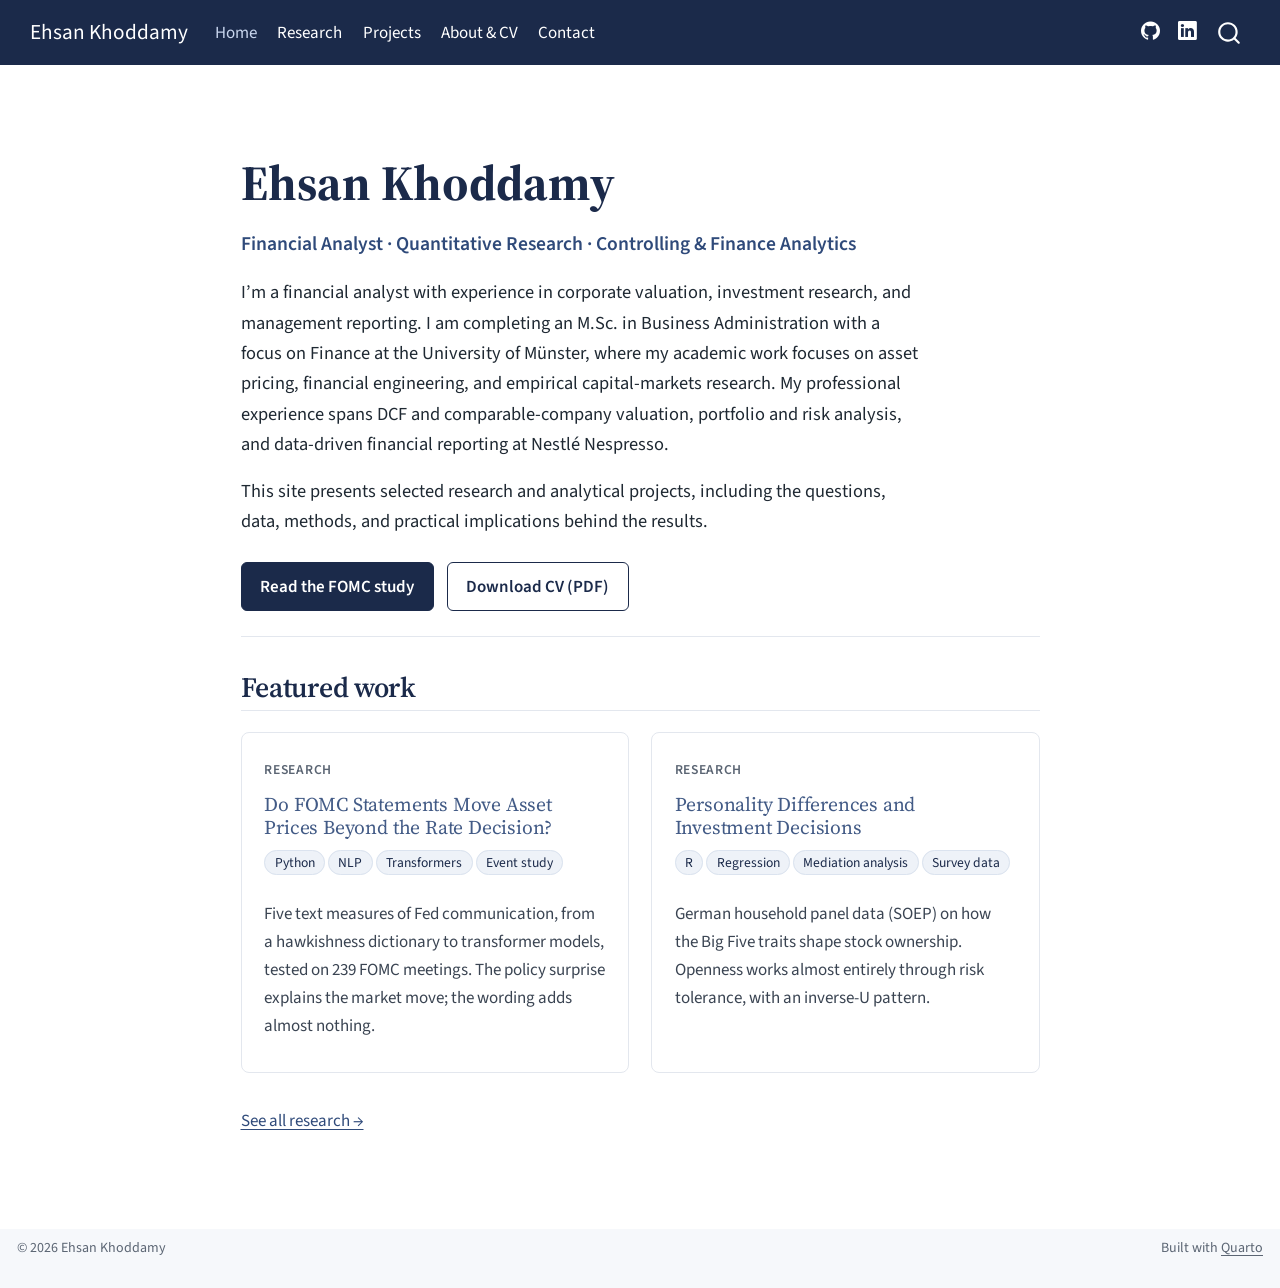
<file: docs/index.html>
<!DOCTYPE html>
<html xmlns="http://www.w3.org/1999/xhtml" lang="en" xml:lang="en"><head>

<meta charset="utf-8">
<meta name="generator" content="quarto-1.11.9">

<meta name="viewport" content="width=device-width, initial-scale=1.0, user-scalable=yes">


<title>Ehsan Khoddamy | Finance · Research · Analytics – Ehsan Khoddamy</title>
<style>
/* Default styles provided by pandoc.
** See https://pandoc.org/MANUAL.html#variables-for-html for config info.
*/
span.smallcaps{font-variant: small-caps;}
div.columns{display: flex; gap: 1.5em;}
div.column{flex: auto;}
@media screen {
div.columns{gap: min(4vw, 1.5em);}
div.column{overflow-x: auto;}
}
div.hanging-indent{margin-left: 1.5em; text-indent: -1.5em;}
ul.task-list{list-style: none;}
ul.task-list li input[type="checkbox"] {
  width: 0.8em;
  margin: 0 0.8em 0.2em -1em; /* quarto-specific, see https://github.com/quarto-dev/quarto-cli/issues/4556 */ 
  vertical-align: middle;
}
</style>


<script src="site_libs/quarto-nav/quarto-nav.js"></script>
<script src="site_libs/quarto-nav/headroom.min.js"></script>
<script src="site_libs/clipboard/clipboard.min.js"></script>
<script src="site_libs/quarto-search/autocomplete.umd.js"></script>
<script src="site_libs/quarto-search/fuse.min.js"></script>
<script src="site_libs/quarto-search/quarto-search.js"></script>
<meta name="quarto:offset" content="./">
<script src="site_libs/quarto-html/quarto.js" type="module"></script>
<script src="site_libs/quarto-html/tabsets/tabsets.js" type="module"></script>
<script src="site_libs/quarto-html/scrollable-regions/scrollable-regions.js" type="module"></script>
<script src="site_libs/quarto-html/popper.min.js"></script>
<script src="site_libs/quarto-html/tippy.umd.min.js"></script>
<script src="site_libs/quarto-html/anchor.min.js"></script>
<link href="site_libs/quarto-html/tippy.css" rel="stylesheet">
<link href="site_libs/quarto-html/quarto-syntax-highlighting-63b5708e65d6cd79cd7618c58d0c21e7.css" rel="stylesheet" id="quarto-text-highlighting-styles">
<script src="site_libs/bootstrap/bootstrap.min.js"></script>
<link href="site_libs/bootstrap/bootstrap-icons.css" rel="stylesheet">
<link href="site_libs/bootstrap/bootstrap-67b22fb8e5537d7b55037d0655672bf4.min.css" rel="stylesheet" append-hash="true" id="quarto-bootstrap" data-mode="light">
<script id="quarto-search-options" type="application/json">{
  "location": "navbar",
  "copy-button": false,
  "collapse-after": 3,
  "panel-placement": "end",
  "type": "overlay",
  "limit": 50,
  "keyboard-shortcut": [
    "f",
    "/",
    "s"
  ],
  "show-item-context": false,
  "language": {
    "search-no-results-text": "No results",
    "search-matching-documents-text": "matching documents",
    "search-copy-link-title": "Copy link to search",
    "search-hide-matches-text": "Hide additional matches",
    "search-more-match-text": "more match in this document",
    "search-more-matches-text": "more matches in this document",
    "search-clear-button-title": "Clear",
    "search-text-placeholder": "",
    "search-detached-cancel-button-title": "Cancel",
    "search-submit-button-title": "Submit",
    "search-label": "Search"
  }
}</script>


<link rel="stylesheet" href="styles.css">
<meta property="og:title" content="Ehsan Khoddamy | Finance · Research · Analytics">
<meta property="og:description" content="Finance · Research · Analytics — empirical finance research, quantitative modelling and finance analytics.">
<meta property="og:site_name" content="Ehsan Khoddamy">
</head>

<body class="nav-fixed fullcontent quarto-light"><a id="quarto-skip-link" class="visually-hidden-focusable" href="#quarto-document-content">Skip to main content</a>

<div id="quarto-search-results"></div>
  <header id="quarto-header" class="headroom fixed-top">
    <nav class="navbar navbar-expand-lg " data-bs-theme="dark" aria-label="Site">
      <div class="navbar-container container-fluid">
      <div class="navbar-brand-container mx-auto">
    <a class="navbar-brand" href="./index.html">
    <span class="navbar-title">Ehsan Khoddamy</span>
    </a>
  </div>
          <button class="navbar-toggler" type="button" data-bs-toggle="collapse" data-bs-target="#navbarCollapse" aria-controls="navbarCollapse" aria-expanded="false" aria-label="Toggle navigation" onclick="if (window.quartoToggleHeadroom) { window.quartoToggleHeadroom(); }">
  <span class="navbar-toggler-icon"></span>
</button>
          <div class="collapse navbar-collapse" id="navbarCollapse">
            <ul class="navbar-nav navbar-nav-scroll me-auto">
  <li class="nav-item">
    <a class="nav-link active" href="./index.html" aria-current="page"> 
<span class="menu-text">Home</span></a>
  </li>  
  <li class="nav-item">
    <a class="nav-link" href="./research.html"> 
<span class="menu-text">Research</span></a>
  </li>  
  <li class="nav-item">
    <a class="nav-link" href="./projects.html"> 
<span class="menu-text">Projects</span></a>
  </li>  
  <li class="nav-item">
    <a class="nav-link" href="./about.html"> 
<span class="menu-text">About &amp; CV</span></a>
  </li>  
  <li class="nav-item">
    <a class="nav-link" href="./contact.html"> 
<span class="menu-text">Contact</span></a>
  </li>  
</ul>
            <ul class="navbar-nav navbar-nav-scroll ms-auto">
  <li class="nav-item compact">
    <a class="nav-link" href="https://github.com/ehsankhoddamy"> <i class="bi bi-github" role="img" aria-label="GitHub">
</i> 
<span class="menu-text"></span></a>
  </li>  
  <li class="nav-item compact">
    <a class="nav-link" href="https://www.linkedin.com/in/ehsan-khoddamy"> <i class="bi bi-linkedin" role="img" aria-label="LinkedIn">
</i> 
<span class="menu-text"></span></a>
  </li>  
</ul>
          </div> <!-- /navcollapse -->
            <div class="quarto-navbar-tools">
</div>
            <div id="quarto-search" class="" title="Search"></div>
      </div> <!-- /container-fluid -->
    </nav>
</header>
<!-- content -->
<div id="quarto-content" class="quarto-container page-columns page-rows-contents page-layout-article page-navbar">
<!-- sidebar -->
<!-- margin-sidebar -->
    
<!-- main -->
<main class="content" id="quarto-document-content" tabindex="-1"><header id="title-block-header" class="quarto-title-block"></header>




<div class="hero">
<p><span class="name">Ehsan Khoddamy</span></p>
<p><span class="headline">Financial Analyst · Quantitative Research · Controlling &amp; Finance Analytics</span></p>
<div class="intro">
<p>I’m a financial analyst with experience in corporate valuation, investment research, and management reporting. I am completing an M.Sc. in Business Administration with a focus on Finance at the University of Münster, where my academic work focuses on asset pricing, financial engineering, and empirical capital-markets research. My professional experience spans DCF and comparable-company valuation, portfolio and risk analysis, and data-driven financial reporting at Nestlé Nespresso.</p>
<p>This site presents selected research and analytical projects, including the questions, data, methods, and practical implications behind the results.</p>
</div>
<div class="actions">
<p><a href="./research/fomc-study.html" class="btn-navy">Read the FOMC study</a> <a href="assets/cv.pdf" class="btn-outline-navy">Download CV (PDF)</a></p>
</div>
</div>
<section id="featured-work" class="level2">
<h2 class="anchored" data-anchor-id="featured-work">Featured work</h2>
<div class="card-grid">
<div class="work-card">
<p><span class="status">Research</span></p>
<section id="do-fomc-statements-move-asset-prices-beyond-the-rate-decision" class="level3">
<h3 class="anchored" data-anchor-id="do-fomc-statements-move-asset-prices-beyond-the-rate-decision"><a href="./research/fomc-study.html">Do FOMC Statements Move Asset Prices Beyond the Rate Decision?</a></h3>
<div class="tags">
<p><span class="tag">Python</span> <span class="tag">NLP</span> <span class="tag">Transformers</span> <span class="tag">Event study</span></p>
</div>
<p>Five text measures of Fed communication, from a hawkishness dictionary to transformer models, tested on 239 FOMC meetings. The policy surprise explains the market move; the wording adds almost nothing.</p>
</section>
</div>
<div class="work-card">
<p><span class="status">Research</span></p>
<section id="personality-differences-and-investment-decisions" class="level3">
<h3 class="anchored" data-anchor-id="personality-differences-and-investment-decisions"><a href="./research/personality-investment.html">Personality Differences and Investment Decisions</a></h3>
<div class="tags">
<p><span class="tag">R</span> <span class="tag">Regression</span> <span class="tag">Mediation analysis</span> <span class="tag">Survey data</span></p>
</div>
<p>German household panel data (SOEP) on how the Big Five traits shape stock ownership. Openness works almost entirely through risk tolerance, with an inverse-U pattern.</p>
</section>
</div>
</div>
<p><a href="./research.html">See all research →</a></p>


</section>

<a onclick="window.scrollTo(0, 0); return false;" role="button" id="quarto-back-to-top"><i class="bi bi-arrow-up"></i> Back to top</a></main> <!-- /main -->
<script id="quarto-html-after-body" type="application/javascript">
  window.document.addEventListener("DOMContentLoaded", function (event) {
    const icon = "";
    const anchorJS = new window.AnchorJS();
    anchorJS.options = {
      placement: 'right',
      icon: icon
    };
    anchorJS.add('.anchored');
    const isCodeAnnotation = (el) => {
      for (const clz of el.classList) {
        if (clz.startsWith('code-annotation-')) {                     
          return true;
        }
      }
      return false;
    }
    const onCopySuccess = function(e) {
      // button target
      const button = e.trigger;
      // don't keep focus
      button.blur();
      // flash "checked"
      button.classList.add('code-copy-button-checked');
      var currentTitle = button.getAttribute("title");
      button.setAttribute("title", "Copied!");
      let tooltip;
      if (window.bootstrap) {
        button.setAttribute("data-bs-toggle", "tooltip");
        button.setAttribute("data-bs-placement", "left");
        button.setAttribute("data-bs-title", "Copied!");
        tooltip = new bootstrap.Tooltip(button, 
          { trigger: "manual", 
            customClass: "code-copy-button-tooltip",
            offset: [0, -8]});
        tooltip.show();    
      }
      setTimeout(function() {
        if (tooltip) {
          tooltip.hide();
          button.removeAttribute("data-bs-title");
          button.removeAttribute("data-bs-toggle");
          button.removeAttribute("data-bs-placement");
        }
        button.setAttribute("title", currentTitle);
        button.classList.remove('code-copy-button-checked');
      }, 1000);
      // clear code selection
      e.clearSelection();
    }
    const getTextToCopy = function(trigger) {
      const outerScaffold = trigger.parentElement.cloneNode(true);
      const codeEl = outerScaffold.querySelector('code');
      for (const childEl of codeEl.children) {
        if (isCodeAnnotation(childEl)) {
          childEl.remove();
        }
      }
      return codeEl.innerText;
    }
    const clipboard = new window.ClipboardJS('.code-copy-button:not([data-in-quarto-modal])', {
      text: getTextToCopy
    });
    clipboard.on('success', onCopySuccess);
    if (window.document.getElementById('quarto-embedded-source-code-modal')) {
      const clipboardModal = new window.ClipboardJS('.code-copy-button[data-in-quarto-modal]', {
        text: getTextToCopy,
        container: window.document.getElementById('quarto-embedded-source-code-modal')
      });
      clipboardModal.on('success', onCopySuccess);
    }
      var localhostRegex = new RegExp(/^(?:http|https):\/\/localhost\:?[0-9]*\//);
      var mailtoRegex = new RegExp(/^mailto:/);
        var filterRegex = new RegExp("https:\/\/ehsankhoddamy\.github\.io");
      const newWindowLabel = "(opens in a new tab)";
      const newWindowNoteId = "quarto-ext-newwindow-label";
      // Links reference one hidden label through aria-describedby, so the
      // announcement never changes their accessible name.
      var describeNewWindow = (link) => {
        if (!window.document.getElementById(newWindowNoteId)) {
          var newWindowNote = window.document.createElement("span");
          newWindowNote.id = newWindowNoteId;
          newWindowNote.hidden = true;
          newWindowNote.textContent = newWindowLabel;
          window.document.body.appendChild(newWindowNote);
        }
        var describedBy = (link.getAttribute("aria-describedby") || "").split(/\s+/).filter(Boolean);
        if (!describedBy.includes(newWindowNoteId)) {
          describedBy.push(newWindowNoteId);
          link.setAttribute("aria-describedby", describedBy.join(" "));
        }
      }
      var isInternal = (href) => {
          return filterRegex.test(href) || localhostRegex.test(href) || mailtoRegex.test(href);
      }
      // Inspect non-navigation links and adorn them if external
      window.quartoDecorateExternalLinks = function (root) {
     var links = (root || window.document).querySelectorAll('a[href]:not(.nav-link):not(.navbar-brand):not(.toc-action):not(.sidebar-link):not(.sidebar-item-toggle):not(.pagination-link):not(.no-external):not([aria-hidden]):not(.dropdown-item):not(.quarto-navigation-tool):not(.about-link)');
      for (var i=0; i<links.length; i++) {
        const link = links[i];
        if (!isInternal(link.href)) {
          // undo the damage that might have been done by quarto-nav.js in the case of
          // links that we want to consider external
          if (link.dataset.originalHref !== undefined) {
            link.href = link.dataset.originalHref;
          }
            // target, if specified
            link.setAttribute("target", "_blank");
            if (link.getAttribute("rel") === null) {
              link.setAttribute("rel", "noopener");
            }
            describeNewWindow(link);
          if (!link.classList.contains('no-external-icon')) {
          }
        }
      }
      };
      window.quartoDecorateExternalLinks(window.document);
    // Esc closes the popup (WCAG 1.4.13) and focus leaving both trigger and
    // popup closes it (WCAG 2.4.11); tippy handles neither for interactive popups.
    const hideOnEscAndFocusOut = {
      name: 'hideOnEscAndFocusOut',
      defaultValue: true,
      fn(instance) {
        const dismiss = () => {
          // A show scheduled by the trigger delay would otherwise reopen it
          instance.clearDelayTimeouts();
          instance.hide();
        };
        const onKeyDown = (event) => {
          if (event.key !== 'Escape') {
            return;
          }
          // Keep Esc from also reaching page handlers (e.g. reveal.js overview),
          // except an open reveal.js slide menu, which Esc should close too.
          // The menu handles keys only when its keyboard option is on.
          const menuHandlesEsc = window.Reveal?.getPlugin?.('menu')?.isOpen() &&
            window.Reveal.getConfig().menu?.keyboard !== false;
          if (!menuHandlesEsc) {
            event.stopPropagation();
          }
          if (instance.popper.contains(window.document.activeElement)) {
            // Disabled while refocusing so the focus trigger does not reopen it
            instance.disable();
            instance.reference.focus();
            instance.enable();
          }
          dismiss();
        };
        const onFocusOut = (event) => {
          const target = event.relatedTarget;
          if (target && !instance.reference.contains(target) &&
              !instance.popper.contains(target)) {
            dismiss();
          }
        };
        // On the trigger too: a click trigger (code-annotations: select) has no
        // blur handling. Attached for the instance's lifetime so leaving the
        // trigger also cancels a show still pending on the trigger delay.
        instance.reference.addEventListener('focusout', onFocusOut);
        return {
          onShow() {
            window.document.addEventListener('keydown', onKeyDown, true);
            instance.popper.addEventListener('focusout', onFocusOut);
          },
          onHide() {
            window.document.removeEventListener('keydown', onKeyDown, true);
            instance.popper.removeEventListener('focusout', onFocusOut);
          },
          onDestroy() {
            instance.reference.removeEventListener('focusout', onFocusOut);
          },
        };
      },
    };
    function tippyHover(el, contentFn, onTriggerFn, onUntriggerFn) {
      const config = {
        allowHTML: true,
        maxWidth: 500,
        delay: 100,
        arrow: false,
        appendTo: function(el) {
            return el.parentElement;
        },
        interactive: true,
        interactiveBorder: 10,
        theme: 'quarto',
        placement: 'bottom-start',
        plugins: [hideOnEscAndFocusOut],
      };
      if (contentFn) {
        config.content = contentFn;
      }
      if (onTriggerFn) {
        config.onTrigger = onTriggerFn;
      }
      if (onUntriggerFn) {
        config.onUntrigger = onUntriggerFn;
      }
      window.tippy(el, config); 
    }
    const noterefs = window.document.querySelectorAll('a[role="doc-noteref"]');
    for (var i=0; i<noterefs.length; i++) {
      const ref = noterefs[i];
      tippyHover(ref, function() {
        // use id or data attribute instead here
        let href = ref.getAttribute('data-footnote-href') || ref.getAttribute('href');
        try { href = new URL(href).hash; } catch {}
        const id = href.replace(/^#\/?/, "");
        const note = window.document.getElementById(id);
        if (note) {
          return note.innerHTML;
        } else {
          return "";
        }
      });
    }
    const xrefs = window.document.querySelectorAll('a.quarto-xref');
    const processXRef = (id, note) => {
      // Strip column container classes
      const stripColumnClz = (el) => {
        el.classList.remove("page-full", "page-columns");
        if (el.children) {
          for (const child of el.children) {
            stripColumnClz(child);
          }
        }
      }
      stripColumnClz(note)
      if (id === null || id.startsWith('sec-')) {
        // Special case sections, only their first couple elements
        const container = document.createElement("div");
        if (note.children && note.children.length > 2) {
          container.appendChild(note.children[0].cloneNode(true));
          for (let i = 1; i < note.children.length; i++) {
            const child = note.children[i];
            if (child.tagName === "P" && child.innerText === "") {
              continue;
            } else {
              container.appendChild(child.cloneNode(true));
              break;
            }
          }
          if (window.Quarto?.typesetMath) {
            window.Quarto.typesetMath(container);
          }
          return container.innerHTML
        } else {
          if (window.Quarto?.typesetMath) {
            window.Quarto.typesetMath(note);
          }
          return note.innerHTML;
        }
      } else {
        // Remove any anchor links if they are present
        const anchorLink = note.querySelector('a.anchorjs-link');
        if (anchorLink) {
          anchorLink.remove();
        }
        if (window.Quarto?.typesetMath) {
          window.Quarto.typesetMath(note);
        }
        if (note.classList.contains("callout")) {
          return note.outerHTML;
        } else {
          return note.innerHTML;
        }
      }
    }
    for (var i=0; i<xrefs.length; i++) {
      const xref = xrefs[i];
      tippyHover(xref, undefined, function(instance) {
        instance.disable();
        let url = xref.getAttribute('href');
        let hash = undefined; 
        if (url.startsWith('#')) {
          hash = url;
        } else {
          try { hash = new URL(url).hash; } catch {}
        }
        if (hash) {
          const id = hash.replace(/^#\/?/, "");
          const note = window.document.getElementById(id);
          if (note !== null) {
            try {
              const html = processXRef(id, note.cloneNode(true));
              instance.setContent(html);
            } finally {
              instance.enable();
              instance.show();
            }
          } else {
            // See if we can fetch this
            fetch(url.split('#')[0])
            .then(res => res.text())
            .then(html => {
              const parser = new DOMParser();
              const htmlDoc = parser.parseFromString(html, "text/html");
              const note = htmlDoc.getElementById(id);
              if (note !== null) {
                const html = processXRef(id, note);
                instance.setContent(html);
              } 
            }).finally(() => {
              instance.enable();
              instance.show();
            });
          }
        } else {
          // See if we can fetch a full url (with no hash to target)
          // This is a special case and we should probably do some content thinning / targeting
          fetch(url)
          .then(res => res.text())
          .then(html => {
            const parser = new DOMParser();
            const htmlDoc = parser.parseFromString(html, "text/html");
            const note = htmlDoc.querySelector('main.content');
            if (note !== null) {
              // This should only happen for chapter cross references
              // (since there is no id in the URL)
              // remove the first header
              if (note.children.length > 0 && note.children[0].tagName === "HEADER") {
                note.children[0].remove();
              }
              const html = processXRef(null, note);
              instance.setContent(html);
            } 
          }).finally(() => {
            instance.enable();
            instance.show();
          });
        }
      }, function(instance) {
      });
    }
        let selectedAnnoteEl;
        const selectorForAnnotation = ( cell, annotation) => {
          let cellAttr = 'data-code-cell="' + cell + '"';
          let lineAttr = 'data-code-annotation="' +  annotation + '"';
          const selector = 'span[' + cellAttr + '][' + lineAttr + ']';
          return selector;
        }
        const selectCodeLines = (annoteEl) => {
          const doc = window.document;
          const targetCell = annoteEl.getAttribute("data-target-cell");
          const targetAnnotation = annoteEl.getAttribute("data-target-annotation");
          const annoteSpan = window.document.querySelector(selectorForAnnotation(targetCell, targetAnnotation));
          const lines = annoteSpan.getAttribute("data-code-lines").split(",");
          const lineIds = lines.map((line) => {
            return targetCell + "-" + line;
          })
          // Each band is positioned against its own containing block, which is
          // not the offsetParent of the lines, so place it from client rects.
          const placeBand = (band, firstEl, lastEl, codeBlock) => {
            const container = band.offsetParent;
            if (container === null) {
              return;
            }
            const containerRect = container.getBoundingClientRect();
            // Reveal.js scales slides with a transform, so convert client
            // pixels back to the CSS pixels of the container.
            const scale = containerRect.height / container.offsetHeight || 1;
            const firstRect = firstEl.getBoundingClientRect();
            const lastRect = lastEl.getBoundingClientRect();
            const top = (firstRect.top - containerRect.top) / scale - container.clientTop + container.scrollTop;
            const height = (lastRect.bottom - firstRect.top) / scale;
            band.style.top = top - 2 + "px";
            band.style.height = height + 4 + "px";
            if (codeBlock) {
              // Without the copy button wrapper, the containing block is wider
              // than the code block, so span the code block explicitly.
              const blockRect = codeBlock.getBoundingClientRect();
              band.style.left = (blockRect.left - containerRect.left) / scale - container.clientLeft + container.scrollLeft + "px";
              band.style.width = blockRect.width / scale + "px";
            }
          };
          if (lineIds.length > 0) {
            const el = window.document.getElementById(lineIds[0]);
            const lastEl = window.document.getElementById(lineIds[lineIds.length - 1]);
            const parent = el.parentElement.parentElement;
            // cook up a div (if necessary) and position it
            let div = window.document.getElementById("code-annotation-line-highlight");
            if (div === null) {
              div = window.document.createElement("div");
              div.setAttribute("id", "code-annotation-line-highlight");
              div.style.position = 'absolute';
              parent.appendChild(div);
            }
            placeBand(div, el, lastEl, parent.closest("div.sourceCode") || parent);
            let gutterDiv = window.document.getElementById("code-annotation-line-highlight-gutter");
            if (gutterDiv === null) {
              gutterDiv = window.document.createElement("div");
              gutterDiv.setAttribute("id", "code-annotation-line-highlight-gutter");
              gutterDiv.style.position = 'absolute';
              const codeCell = window.document.getElementById(targetCell);
              const gutter = codeCell.querySelector('.code-annotation-gutter');
              gutter.appendChild(gutterDiv);
            }
            placeBand(gutterDiv, el, lastEl);
            selectedAnnoteEl = annoteEl;
          }
        };
        const unselectCodeLines = () => {
          const elementsIds = ["code-annotation-line-highlight", "code-annotation-line-highlight-gutter"];
          elementsIds.forEach((elId) => {
            const div = window.document.getElementById(elId);
            if (div) {
              div.remove();
            }
          });
          selectedAnnoteEl = undefined;
        };
          // Handle positioning of the toggle
      window.addEventListener(
        "resize",
        throttle(() => {
          elRect = undefined;
          if (selectedAnnoteEl) {
            selectCodeLines(selectedAnnoteEl);
          }
        }, 10)
      );
      function throttle(fn, ms) {
      let throttle = false;
      let timer;
        return (...args) => {
          if(!throttle) { // first call gets through
              fn.apply(this, args);
              throttle = true;
          } else { // all the others get throttled
              if(timer) clearTimeout(timer); // cancel #2
              timer = setTimeout(() => {
                fn.apply(this, args);
                timer = throttle = false;
              }, ms);
          }
        };
      }
        // Attach click handler to the DT
        const annoteDls = window.document.querySelectorAll('dt[data-target-cell]');
        for (const annoteDlNode of annoteDls) {
          annoteDlNode.addEventListener('click', (event) => {
            const clickedEl = event.target;
            if (clickedEl !== selectedAnnoteEl) {
              unselectCodeLines();
              const activeEl = window.document.querySelector('dt[data-target-cell].code-annotation-active');
              if (activeEl) {
                activeEl.classList.remove('code-annotation-active');
              }
              selectCodeLines(clickedEl);
              clickedEl.classList.add('code-annotation-active');
            } else {
              // Unselect the line
              unselectCodeLines();
              clickedEl.classList.remove('code-annotation-active');
            }
          });
        }
    const findCites = (el) => {
      const parentEl = el.parentElement;
      if (parentEl) {
        const cites = parentEl.dataset.cites;
        if (cites) {
          return {
            el,
            cites: cites.split(' ')
          };
        } else {
          return findCites(el.parentElement)
        }
      } else {
        return undefined;
      }
    };
    var bibliorefs = window.document.querySelectorAll('a[role="doc-biblioref"]');
    for (var i=0; i<bibliorefs.length; i++) {
      const ref = bibliorefs[i];
      const citeInfo = findCites(ref);
      if (citeInfo) {
        tippyHover(citeInfo.el, function() {
          var popup = window.document.createElement('div');
          citeInfo.cites.forEach(function(cite) {
            var citeDiv = window.document.createElement('div');
            citeDiv.classList.add('hanging-indent');
            citeDiv.classList.add('csl-entry');
            var biblioDiv = window.document.getElementById('ref-' + cite);
            if (biblioDiv) {
              citeDiv.innerHTML = biblioDiv.innerHTML;
            }
            popup.appendChild(citeDiv);
          });
          return popup.innerHTML;
        });
      }
    }
  });
  </script>
  <script type="application/javascript">
  window.quartoScrollableRegionsLabels = {"code":"Scrollable code","output":"Scrollable output"};
  </script>
</div> <!-- /content -->
<footer class="footer">
  <div class="nav-footer">
    <div class="nav-footer-left">
<p>© 2026 Ehsan Khoddamy</p>
</div>   
    <div class="nav-footer-center">
      &nbsp;
    </div>
    <div class="nav-footer-right">
<p>Built with <a href="https://quarto.org">Quarto</a></p>
</div>
  </div>
</footer>




</body></html>
</file>
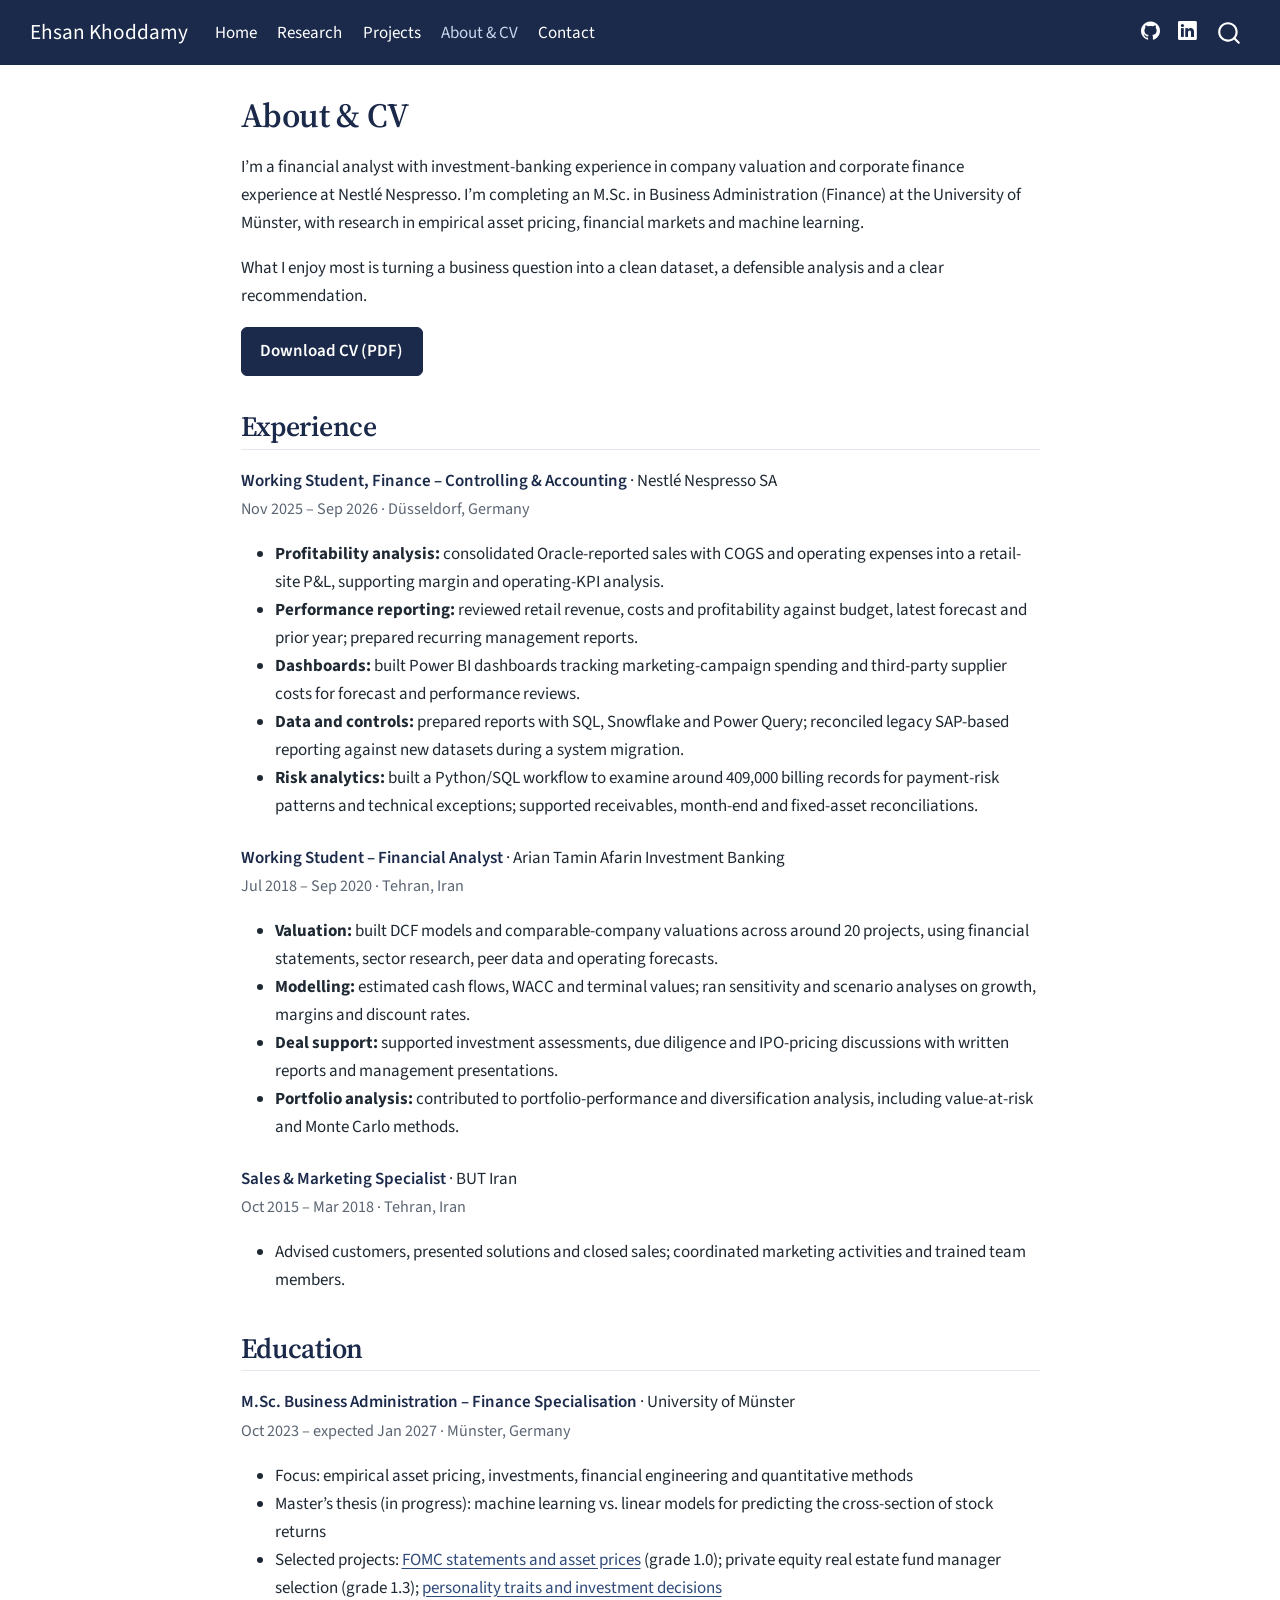
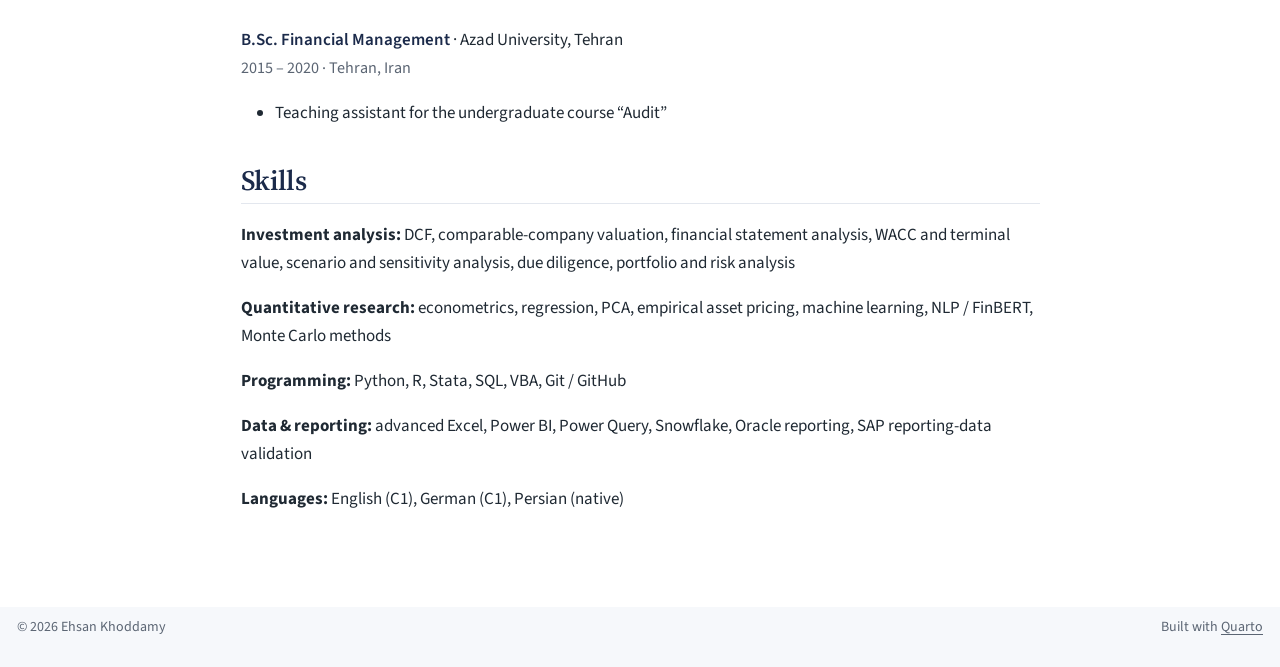
<file: docs/about.html>
<!DOCTYPE html>
<html xmlns="http://www.w3.org/1999/xhtml" lang="en" xml:lang="en"><head>

<meta charset="utf-8">
<meta name="generator" content="quarto-1.11.9">

<meta name="viewport" content="width=device-width, initial-scale=1.0, user-scalable=yes">


<title>About &amp; CV – Ehsan Khoddamy</title>
<style>
/* Default styles provided by pandoc.
** See https://pandoc.org/MANUAL.html#variables-for-html for config info.
*/
span.smallcaps{font-variant: small-caps;}
div.columns{display: flex; gap: 1.5em;}
div.column{flex: auto;}
@media screen {
div.columns{gap: min(4vw, 1.5em);}
div.column{overflow-x: auto;}
}
div.hanging-indent{margin-left: 1.5em; text-indent: -1.5em;}
ul.task-list{list-style: none;}
ul.task-list li input[type="checkbox"] {
  width: 0.8em;
  margin: 0 0.8em 0.2em -1em; /* quarto-specific, see https://github.com/quarto-dev/quarto-cli/issues/4556 */ 
  vertical-align: middle;
}
</style>


<script src="site_libs/quarto-nav/quarto-nav.js"></script>
<script src="site_libs/quarto-nav/headroom.min.js"></script>
<script src="site_libs/clipboard/clipboard.min.js"></script>
<script src="site_libs/quarto-search/autocomplete.umd.js"></script>
<script src="site_libs/quarto-search/fuse.min.js"></script>
<script src="site_libs/quarto-search/quarto-search.js"></script>
<meta name="quarto:offset" content="./">
<script src="site_libs/quarto-html/quarto.js" type="module"></script>
<script src="site_libs/quarto-html/tabsets/tabsets.js" type="module"></script>
<script src="site_libs/quarto-html/scrollable-regions/scrollable-regions.js" type="module"></script>
<script src="site_libs/quarto-html/popper.min.js"></script>
<script src="site_libs/quarto-html/tippy.umd.min.js"></script>
<script src="site_libs/quarto-html/anchor.min.js"></script>
<link href="site_libs/quarto-html/tippy.css" rel="stylesheet">
<link href="site_libs/quarto-html/quarto-syntax-highlighting-63b5708e65d6cd79cd7618c58d0c21e7.css" rel="stylesheet" id="quarto-text-highlighting-styles">
<script src="site_libs/bootstrap/bootstrap.min.js"></script>
<link href="site_libs/bootstrap/bootstrap-icons.css" rel="stylesheet">
<link href="site_libs/bootstrap/bootstrap-67b22fb8e5537d7b55037d0655672bf4.min.css" rel="stylesheet" append-hash="true" id="quarto-bootstrap" data-mode="light">
<script id="quarto-search-options" type="application/json">{
  "location": "navbar",
  "copy-button": false,
  "collapse-after": 3,
  "panel-placement": "end",
  "type": "overlay",
  "limit": 50,
  "keyboard-shortcut": [
    "f",
    "/",
    "s"
  ],
  "show-item-context": false,
  "language": {
    "search-no-results-text": "No results",
    "search-matching-documents-text": "matching documents",
    "search-copy-link-title": "Copy link to search",
    "search-hide-matches-text": "Hide additional matches",
    "search-more-match-text": "more match in this document",
    "search-more-matches-text": "more matches in this document",
    "search-clear-button-title": "Clear",
    "search-text-placeholder": "",
    "search-detached-cancel-button-title": "Cancel",
    "search-submit-button-title": "Submit",
    "search-label": "Search"
  }
}</script>


<link rel="stylesheet" href="styles.css">
<meta property="og:title" content="About &amp; CV – Ehsan Khoddamy">
<meta property="og:description" content="Finance · Research · Analytics — empirical finance research, quantitative modelling and finance analytics.">
<meta property="og:site_name" content="Ehsan Khoddamy">
</head>

<body class="nav-fixed fullcontent quarto-light"><a id="quarto-skip-link" class="visually-hidden-focusable" href="#quarto-document-content">Skip to main content</a>

<div id="quarto-search-results"></div>
  <header id="quarto-header" class="headroom fixed-top">
    <nav class="navbar navbar-expand-lg " data-bs-theme="dark" aria-label="Site">
      <div class="navbar-container container-fluid">
      <div class="navbar-brand-container mx-auto">
    <a class="navbar-brand" href="./index.html">
    <span class="navbar-title">Ehsan Khoddamy</span>
    </a>
  </div>
          <button class="navbar-toggler" type="button" data-bs-toggle="collapse" data-bs-target="#navbarCollapse" aria-controls="navbarCollapse" aria-expanded="false" aria-label="Toggle navigation" onclick="if (window.quartoToggleHeadroom) { window.quartoToggleHeadroom(); }">
  <span class="navbar-toggler-icon"></span>
</button>
          <div class="collapse navbar-collapse" id="navbarCollapse">
            <ul class="navbar-nav navbar-nav-scroll me-auto">
  <li class="nav-item">
    <a class="nav-link" href="./index.html"> 
<span class="menu-text">Home</span></a>
  </li>  
  <li class="nav-item">
    <a class="nav-link" href="./research.html"> 
<span class="menu-text">Research</span></a>
  </li>  
  <li class="nav-item">
    <a class="nav-link" href="./projects.html"> 
<span class="menu-text">Projects</span></a>
  </li>  
  <li class="nav-item">
    <a class="nav-link active" href="./about.html" aria-current="page"> 
<span class="menu-text">About &amp; CV</span></a>
  </li>  
  <li class="nav-item">
    <a class="nav-link" href="./contact.html"> 
<span class="menu-text">Contact</span></a>
  </li>  
</ul>
            <ul class="navbar-nav navbar-nav-scroll ms-auto">
  <li class="nav-item compact">
    <a class="nav-link" href="https://github.com/ehsankhoddamy"> <i class="bi bi-github" role="img" aria-label="GitHub">
</i> 
<span class="menu-text"></span></a>
  </li>  
  <li class="nav-item compact">
    <a class="nav-link" href="https://www.linkedin.com/in/ehsan-khoddamy"> <i class="bi bi-linkedin" role="img" aria-label="LinkedIn">
</i> 
<span class="menu-text"></span></a>
  </li>  
</ul>
          </div> <!-- /navcollapse -->
            <div class="quarto-navbar-tools">
</div>
            <div id="quarto-search" class="" title="Search"></div>
      </div> <!-- /container-fluid -->
    </nav>
</header>
<!-- content -->
<div id="quarto-content" class="quarto-container page-columns page-rows-contents page-layout-article page-navbar">
<!-- sidebar -->
<!-- margin-sidebar -->
    
<!-- main -->
<main class="content" id="quarto-document-content" tabindex="-1">

<header id="title-block-header" class="quarto-title-block default">
<div class="quarto-title">
<h1 class="title">About &amp; CV</h1>
</div>



<div class="quarto-title-meta">

    
  
    
  </div>
  


</header>


<p>I’m a financial analyst with investment-banking experience in company valuation and corporate finance experience at Nestlé Nespresso. I’m completing an M.Sc. in Business Administration (Finance) at the University of Münster, with research in empirical asset pricing, financial markets and machine learning.</p>
<p>What I enjoy most is turning a business question into a clean dataset, a defensible analysis and a clear recommendation.</p>
<p><a href="assets/cv.pdf" class="btn-navy">Download CV (PDF)</a></p>
<section id="experience" class="level2">
<h2 class="anchored" data-anchor-id="experience">Experience</h2>
<div class="cv-entry">
<p><span class="role">Working Student, Finance – Controlling &amp; Accounting</span> · Nestlé Nespresso SA<br>
<span class="meta">Nov 2025 – Sep 2026 · Düsseldorf, Germany</span></p>
<ul>
<li><strong>Profitability analysis:</strong> consolidated Oracle-reported sales with COGS and operating expenses into a retail-site P&amp;L, supporting margin and operating-KPI analysis.</li>
<li><strong>Performance reporting:</strong> reviewed retail revenue, costs and profitability against budget, latest forecast and prior year; prepared recurring management reports.</li>
<li><strong>Dashboards:</strong> built Power BI dashboards tracking marketing-campaign spending and third-party supplier costs for forecast and performance reviews.</li>
<li><strong>Data and controls:</strong> prepared reports with SQL, Snowflake and Power Query; reconciled legacy SAP-based reporting against new datasets during a system migration.</li>
<li><strong>Risk analytics:</strong> built a Python/SQL workflow to examine around 409,000 billing records for payment-risk patterns and technical exceptions; supported receivables, month-end and fixed-asset reconciliations.</li>
</ul>
</div>
<div class="cv-entry">
<p><span class="role">Working Student – Financial Analyst</span> · Arian Tamin Afarin Investment Banking<br>
<span class="meta">Jul 2018 – Sep 2020 · Tehran, Iran</span></p>
<ul>
<li><strong>Valuation:</strong> built DCF models and comparable-company valuations across around 20 projects, using financial statements, sector research, peer data and operating forecasts.</li>
<li><strong>Modelling:</strong> estimated cash flows, WACC and terminal values; ran sensitivity and scenario analyses on growth, margins and discount rates.</li>
<li><strong>Deal support:</strong> supported investment assessments, due diligence and IPO-pricing discussions with written reports and management presentations.</li>
<li><strong>Portfolio analysis:</strong> contributed to portfolio-performance and diversification analysis, including value-at-risk and Monte Carlo methods.</li>
</ul>
</div>
<div class="cv-entry">
<p><span class="role">Sales &amp; Marketing Specialist</span> · BUT Iran<br>
<span class="meta">Oct 2015 – Mar 2018 · Tehran, Iran</span></p>
<ul>
<li>Advised customers, presented solutions and closed sales; coordinated marketing activities and trained team members.</li>
</ul>
</div>
</section>
<section id="education" class="level2">
<h2 class="anchored" data-anchor-id="education">Education</h2>
<div class="cv-entry">
<p><span class="role">M.Sc. Business Administration – Finance Specialisation</span> · University of Münster<br>
<span class="meta">Oct 2023 – expected Jan 2027 · Münster, Germany</span></p>
<ul>
<li>Focus: empirical asset pricing, investments, financial engineering and quantitative methods</li>
<li>Master’s thesis (in progress): machine learning vs.&nbsp;linear models for predicting the cross-section of stock returns</li>
<li>Selected projects: <a href="./research/fomc-study.html">FOMC statements and asset prices</a> (grade 1.0); private equity real estate fund manager selection (grade 1.3); <a href="./research/personality-investment.html">personality traits and investment decisions</a></li>
</ul>
</div>
<div class="cv-entry">
<p><span class="role">B.Sc. Financial Management</span> · Azad University, Tehran<br>
<span class="meta">2015 – 2020 · Tehran, Iran</span></p>
<ul>
<li>Teaching assistant for the undergraduate course “Audit”</li>
</ul>
</div>
</section>
<section id="skills" class="level2">
<h2 class="anchored" data-anchor-id="skills">Skills</h2>
<p><strong>Investment analysis:</strong> DCF, comparable-company valuation, financial statement analysis, WACC and terminal value, scenario and sensitivity analysis, due diligence, portfolio and risk analysis</p>
<p><strong>Quantitative research:</strong> econometrics, regression, PCA, empirical asset pricing, machine learning, NLP / FinBERT, Monte Carlo methods</p>
<p><strong>Programming:</strong> Python, R, Stata, SQL, VBA, Git / GitHub</p>
<p><strong>Data &amp; reporting:</strong> advanced Excel, Power BI, Power Query, Snowflake, Oracle reporting, SAP reporting-data validation</p>
<p><strong>Languages:</strong> English (C1), German (C1), Persian (native)</p>


</section>

<a onclick="window.scrollTo(0, 0); return false;" role="button" id="quarto-back-to-top"><i class="bi bi-arrow-up"></i> Back to top</a></main> <!-- /main -->
<script id="quarto-html-after-body" type="application/javascript">
  window.document.addEventListener("DOMContentLoaded", function (event) {
    const icon = "";
    const anchorJS = new window.AnchorJS();
    anchorJS.options = {
      placement: 'right',
      icon: icon
    };
    anchorJS.add('.anchored');
    const isCodeAnnotation = (el) => {
      for (const clz of el.classList) {
        if (clz.startsWith('code-annotation-')) {                     
          return true;
        }
      }
      return false;
    }
    const onCopySuccess = function(e) {
      // button target
      const button = e.trigger;
      // don't keep focus
      button.blur();
      // flash "checked"
      button.classList.add('code-copy-button-checked');
      var currentTitle = button.getAttribute("title");
      button.setAttribute("title", "Copied!");
      let tooltip;
      if (window.bootstrap) {
        button.setAttribute("data-bs-toggle", "tooltip");
        button.setAttribute("data-bs-placement", "left");
        button.setAttribute("data-bs-title", "Copied!");
        tooltip = new bootstrap.Tooltip(button, 
          { trigger: "manual", 
            customClass: "code-copy-button-tooltip",
            offset: [0, -8]});
        tooltip.show();    
      }
      setTimeout(function() {
        if (tooltip) {
          tooltip.hide();
          button.removeAttribute("data-bs-title");
          button.removeAttribute("data-bs-toggle");
          button.removeAttribute("data-bs-placement");
        }
        button.setAttribute("title", currentTitle);
        button.classList.remove('code-copy-button-checked');
      }, 1000);
      // clear code selection
      e.clearSelection();
    }
    const getTextToCopy = function(trigger) {
      const outerScaffold = trigger.parentElement.cloneNode(true);
      const codeEl = outerScaffold.querySelector('code');
      for (const childEl of codeEl.children) {
        if (isCodeAnnotation(childEl)) {
          childEl.remove();
        }
      }
      return codeEl.innerText;
    }
    const clipboard = new window.ClipboardJS('.code-copy-button:not([data-in-quarto-modal])', {
      text: getTextToCopy
    });
    clipboard.on('success', onCopySuccess);
    if (window.document.getElementById('quarto-embedded-source-code-modal')) {
      const clipboardModal = new window.ClipboardJS('.code-copy-button[data-in-quarto-modal]', {
        text: getTextToCopy,
        container: window.document.getElementById('quarto-embedded-source-code-modal')
      });
      clipboardModal.on('success', onCopySuccess);
    }
      var localhostRegex = new RegExp(/^(?:http|https):\/\/localhost\:?[0-9]*\//);
      var mailtoRegex = new RegExp(/^mailto:/);
        var filterRegex = new RegExp("https:\/\/ehsankhoddamy\.github\.io");
      const newWindowLabel = "(opens in a new tab)";
      const newWindowNoteId = "quarto-ext-newwindow-label";
      // Links reference one hidden label through aria-describedby, so the
      // announcement never changes their accessible name.
      var describeNewWindow = (link) => {
        if (!window.document.getElementById(newWindowNoteId)) {
          var newWindowNote = window.document.createElement("span");
          newWindowNote.id = newWindowNoteId;
          newWindowNote.hidden = true;
          newWindowNote.textContent = newWindowLabel;
          window.document.body.appendChild(newWindowNote);
        }
        var describedBy = (link.getAttribute("aria-describedby") || "").split(/\s+/).filter(Boolean);
        if (!describedBy.includes(newWindowNoteId)) {
          describedBy.push(newWindowNoteId);
          link.setAttribute("aria-describedby", describedBy.join(" "));
        }
      }
      var isInternal = (href) => {
          return filterRegex.test(href) || localhostRegex.test(href) || mailtoRegex.test(href);
      }
      // Inspect non-navigation links and adorn them if external
      window.quartoDecorateExternalLinks = function (root) {
     var links = (root || window.document).querySelectorAll('a[href]:not(.nav-link):not(.navbar-brand):not(.toc-action):not(.sidebar-link):not(.sidebar-item-toggle):not(.pagination-link):not(.no-external):not([aria-hidden]):not(.dropdown-item):not(.quarto-navigation-tool):not(.about-link)');
      for (var i=0; i<links.length; i++) {
        const link = links[i];
        if (!isInternal(link.href)) {
          // undo the damage that might have been done by quarto-nav.js in the case of
          // links that we want to consider external
          if (link.dataset.originalHref !== undefined) {
            link.href = link.dataset.originalHref;
          }
            // target, if specified
            link.setAttribute("target", "_blank");
            if (link.getAttribute("rel") === null) {
              link.setAttribute("rel", "noopener");
            }
            describeNewWindow(link);
          if (!link.classList.contains('no-external-icon')) {
          }
        }
      }
      };
      window.quartoDecorateExternalLinks(window.document);
    // Esc closes the popup (WCAG 1.4.13) and focus leaving both trigger and
    // popup closes it (WCAG 2.4.11); tippy handles neither for interactive popups.
    const hideOnEscAndFocusOut = {
      name: 'hideOnEscAndFocusOut',
      defaultValue: true,
      fn(instance) {
        const dismiss = () => {
          // A show scheduled by the trigger delay would otherwise reopen it
          instance.clearDelayTimeouts();
          instance.hide();
        };
        const onKeyDown = (event) => {
          if (event.key !== 'Escape') {
            return;
          }
          // Keep Esc from also reaching page handlers (e.g. reveal.js overview),
          // except an open reveal.js slide menu, which Esc should close too.
          // The menu handles keys only when its keyboard option is on.
          const menuHandlesEsc = window.Reveal?.getPlugin?.('menu')?.isOpen() &&
            window.Reveal.getConfig().menu?.keyboard !== false;
          if (!menuHandlesEsc) {
            event.stopPropagation();
          }
          if (instance.popper.contains(window.document.activeElement)) {
            // Disabled while refocusing so the focus trigger does not reopen it
            instance.disable();
            instance.reference.focus();
            instance.enable();
          }
          dismiss();
        };
        const onFocusOut = (event) => {
          const target = event.relatedTarget;
          if (target && !instance.reference.contains(target) &&
              !instance.popper.contains(target)) {
            dismiss();
          }
        };
        // On the trigger too: a click trigger (code-annotations: select) has no
        // blur handling. Attached for the instance's lifetime so leaving the
        // trigger also cancels a show still pending on the trigger delay.
        instance.reference.addEventListener('focusout', onFocusOut);
        return {
          onShow() {
            window.document.addEventListener('keydown', onKeyDown, true);
            instance.popper.addEventListener('focusout', onFocusOut);
          },
          onHide() {
            window.document.removeEventListener('keydown', onKeyDown, true);
            instance.popper.removeEventListener('focusout', onFocusOut);
          },
          onDestroy() {
            instance.reference.removeEventListener('focusout', onFocusOut);
          },
        };
      },
    };
    function tippyHover(el, contentFn, onTriggerFn, onUntriggerFn) {
      const config = {
        allowHTML: true,
        maxWidth: 500,
        delay: 100,
        arrow: false,
        appendTo: function(el) {
            return el.parentElement;
        },
        interactive: true,
        interactiveBorder: 10,
        theme: 'quarto',
        placement: 'bottom-start',
        plugins: [hideOnEscAndFocusOut],
      };
      if (contentFn) {
        config.content = contentFn;
      }
      if (onTriggerFn) {
        config.onTrigger = onTriggerFn;
      }
      if (onUntriggerFn) {
        config.onUntrigger = onUntriggerFn;
      }
      window.tippy(el, config); 
    }
    const noterefs = window.document.querySelectorAll('a[role="doc-noteref"]');
    for (var i=0; i<noterefs.length; i++) {
      const ref = noterefs[i];
      tippyHover(ref, function() {
        // use id or data attribute instead here
        let href = ref.getAttribute('data-footnote-href') || ref.getAttribute('href');
        try { href = new URL(href).hash; } catch {}
        const id = href.replace(/^#\/?/, "");
        const note = window.document.getElementById(id);
        if (note) {
          return note.innerHTML;
        } else {
          return "";
        }
      });
    }
    const xrefs = window.document.querySelectorAll('a.quarto-xref');
    const processXRef = (id, note) => {
      // Strip column container classes
      const stripColumnClz = (el) => {
        el.classList.remove("page-full", "page-columns");
        if (el.children) {
          for (const child of el.children) {
            stripColumnClz(child);
          }
        }
      }
      stripColumnClz(note)
      if (id === null || id.startsWith('sec-')) {
        // Special case sections, only their first couple elements
        const container = document.createElement("div");
        if (note.children && note.children.length > 2) {
          container.appendChild(note.children[0].cloneNode(true));
          for (let i = 1; i < note.children.length; i++) {
            const child = note.children[i];
            if (child.tagName === "P" && child.innerText === "") {
              continue;
            } else {
              container.appendChild(child.cloneNode(true));
              break;
            }
          }
          if (window.Quarto?.typesetMath) {
            window.Quarto.typesetMath(container);
          }
          return container.innerHTML
        } else {
          if (window.Quarto?.typesetMath) {
            window.Quarto.typesetMath(note);
          }
          return note.innerHTML;
        }
      } else {
        // Remove any anchor links if they are present
        const anchorLink = note.querySelector('a.anchorjs-link');
        if (anchorLink) {
          anchorLink.remove();
        }
        if (window.Quarto?.typesetMath) {
          window.Quarto.typesetMath(note);
        }
        if (note.classList.contains("callout")) {
          return note.outerHTML;
        } else {
          return note.innerHTML;
        }
      }
    }
    for (var i=0; i<xrefs.length; i++) {
      const xref = xrefs[i];
      tippyHover(xref, undefined, function(instance) {
        instance.disable();
        let url = xref.getAttribute('href');
        let hash = undefined; 
        if (url.startsWith('#')) {
          hash = url;
        } else {
          try { hash = new URL(url).hash; } catch {}
        }
        if (hash) {
          const id = hash.replace(/^#\/?/, "");
          const note = window.document.getElementById(id);
          if (note !== null) {
            try {
              const html = processXRef(id, note.cloneNode(true));
              instance.setContent(html);
            } finally {
              instance.enable();
              instance.show();
            }
          } else {
            // See if we can fetch this
            fetch(url.split('#')[0])
            .then(res => res.text())
            .then(html => {
              const parser = new DOMParser();
              const htmlDoc = parser.parseFromString(html, "text/html");
              const note = htmlDoc.getElementById(id);
              if (note !== null) {
                const html = processXRef(id, note);
                instance.setContent(html);
              } 
            }).finally(() => {
              instance.enable();
              instance.show();
            });
          }
        } else {
          // See if we can fetch a full url (with no hash to target)
          // This is a special case and we should probably do some content thinning / targeting
          fetch(url)
          .then(res => res.text())
          .then(html => {
            const parser = new DOMParser();
            const htmlDoc = parser.parseFromString(html, "text/html");
            const note = htmlDoc.querySelector('main.content');
            if (note !== null) {
              // This should only happen for chapter cross references
              // (since there is no id in the URL)
              // remove the first header
              if (note.children.length > 0 && note.children[0].tagName === "HEADER") {
                note.children[0].remove();
              }
              const html = processXRef(null, note);
              instance.setContent(html);
            } 
          }).finally(() => {
            instance.enable();
            instance.show();
          });
        }
      }, function(instance) {
      });
    }
        let selectedAnnoteEl;
        const selectorForAnnotation = ( cell, annotation) => {
          let cellAttr = 'data-code-cell="' + cell + '"';
          let lineAttr = 'data-code-annotation="' +  annotation + '"';
          const selector = 'span[' + cellAttr + '][' + lineAttr + ']';
          return selector;
        }
        const selectCodeLines = (annoteEl) => {
          const doc = window.document;
          const targetCell = annoteEl.getAttribute("data-target-cell");
          const targetAnnotation = annoteEl.getAttribute("data-target-annotation");
          const annoteSpan = window.document.querySelector(selectorForAnnotation(targetCell, targetAnnotation));
          const lines = annoteSpan.getAttribute("data-code-lines").split(",");
          const lineIds = lines.map((line) => {
            return targetCell + "-" + line;
          })
          // Each band is positioned against its own containing block, which is
          // not the offsetParent of the lines, so place it from client rects.
          const placeBand = (band, firstEl, lastEl, codeBlock) => {
            const container = band.offsetParent;
            if (container === null) {
              return;
            }
            const containerRect = container.getBoundingClientRect();
            // Reveal.js scales slides with a transform, so convert client
            // pixels back to the CSS pixels of the container.
            const scale = containerRect.height / container.offsetHeight || 1;
            const firstRect = firstEl.getBoundingClientRect();
            const lastRect = lastEl.getBoundingClientRect();
            const top = (firstRect.top - containerRect.top) / scale - container.clientTop + container.scrollTop;
            const height = (lastRect.bottom - firstRect.top) / scale;
            band.style.top = top - 2 + "px";
            band.style.height = height + 4 + "px";
            if (codeBlock) {
              // Without the copy button wrapper, the containing block is wider
              // than the code block, so span the code block explicitly.
              const blockRect = codeBlock.getBoundingClientRect();
              band.style.left = (blockRect.left - containerRect.left) / scale - container.clientLeft + container.scrollLeft + "px";
              band.style.width = blockRect.width / scale + "px";
            }
          };
          if (lineIds.length > 0) {
            const el = window.document.getElementById(lineIds[0]);
            const lastEl = window.document.getElementById(lineIds[lineIds.length - 1]);
            const parent = el.parentElement.parentElement;
            // cook up a div (if necessary) and position it
            let div = window.document.getElementById("code-annotation-line-highlight");
            if (div === null) {
              div = window.document.createElement("div");
              div.setAttribute("id", "code-annotation-line-highlight");
              div.style.position = 'absolute';
              parent.appendChild(div);
            }
            placeBand(div, el, lastEl, parent.closest("div.sourceCode") || parent);
            let gutterDiv = window.document.getElementById("code-annotation-line-highlight-gutter");
            if (gutterDiv === null) {
              gutterDiv = window.document.createElement("div");
              gutterDiv.setAttribute("id", "code-annotation-line-highlight-gutter");
              gutterDiv.style.position = 'absolute';
              const codeCell = window.document.getElementById(targetCell);
              const gutter = codeCell.querySelector('.code-annotation-gutter');
              gutter.appendChild(gutterDiv);
            }
            placeBand(gutterDiv, el, lastEl);
            selectedAnnoteEl = annoteEl;
          }
        };
        const unselectCodeLines = () => {
          const elementsIds = ["code-annotation-line-highlight", "code-annotation-line-highlight-gutter"];
          elementsIds.forEach((elId) => {
            const div = window.document.getElementById(elId);
            if (div) {
              div.remove();
            }
          });
          selectedAnnoteEl = undefined;
        };
          // Handle positioning of the toggle
      window.addEventListener(
        "resize",
        throttle(() => {
          elRect = undefined;
          if (selectedAnnoteEl) {
            selectCodeLines(selectedAnnoteEl);
          }
        }, 10)
      );
      function throttle(fn, ms) {
      let throttle = false;
      let timer;
        return (...args) => {
          if(!throttle) { // first call gets through
              fn.apply(this, args);
              throttle = true;
          } else { // all the others get throttled
              if(timer) clearTimeout(timer); // cancel #2
              timer = setTimeout(() => {
                fn.apply(this, args);
                timer = throttle = false;
              }, ms);
          }
        };
      }
        // Attach click handler to the DT
        const annoteDls = window.document.querySelectorAll('dt[data-target-cell]');
        for (const annoteDlNode of annoteDls) {
          annoteDlNode.addEventListener('click', (event) => {
            const clickedEl = event.target;
            if (clickedEl !== selectedAnnoteEl) {
              unselectCodeLines();
              const activeEl = window.document.querySelector('dt[data-target-cell].code-annotation-active');
              if (activeEl) {
                activeEl.classList.remove('code-annotation-active');
              }
              selectCodeLines(clickedEl);
              clickedEl.classList.add('code-annotation-active');
            } else {
              // Unselect the line
              unselectCodeLines();
              clickedEl.classList.remove('code-annotation-active');
            }
          });
        }
    const findCites = (el) => {
      const parentEl = el.parentElement;
      if (parentEl) {
        const cites = parentEl.dataset.cites;
        if (cites) {
          return {
            el,
            cites: cites.split(' ')
          };
        } else {
          return findCites(el.parentElement)
        }
      } else {
        return undefined;
      }
    };
    var bibliorefs = window.document.querySelectorAll('a[role="doc-biblioref"]');
    for (var i=0; i<bibliorefs.length; i++) {
      const ref = bibliorefs[i];
      const citeInfo = findCites(ref);
      if (citeInfo) {
        tippyHover(citeInfo.el, function() {
          var popup = window.document.createElement('div');
          citeInfo.cites.forEach(function(cite) {
            var citeDiv = window.document.createElement('div');
            citeDiv.classList.add('hanging-indent');
            citeDiv.classList.add('csl-entry');
            var biblioDiv = window.document.getElementById('ref-' + cite);
            if (biblioDiv) {
              citeDiv.innerHTML = biblioDiv.innerHTML;
            }
            popup.appendChild(citeDiv);
          });
          return popup.innerHTML;
        });
      }
    }
  });
  </script>
  <script type="application/javascript">
  window.quartoScrollableRegionsLabels = {"code":"Scrollable code","output":"Scrollable output"};
  </script>
</div> <!-- /content -->
<footer class="footer">
  <div class="nav-footer">
    <div class="nav-footer-left">
<p>© 2026 Ehsan Khoddamy</p>
</div>   
    <div class="nav-footer-center">
      &nbsp;
    </div>
    <div class="nav-footer-right">
<p>Built with <a href="https://quarto.org">Quarto</a></p>
</div>
  </div>
</footer>




</body></html>
</file>
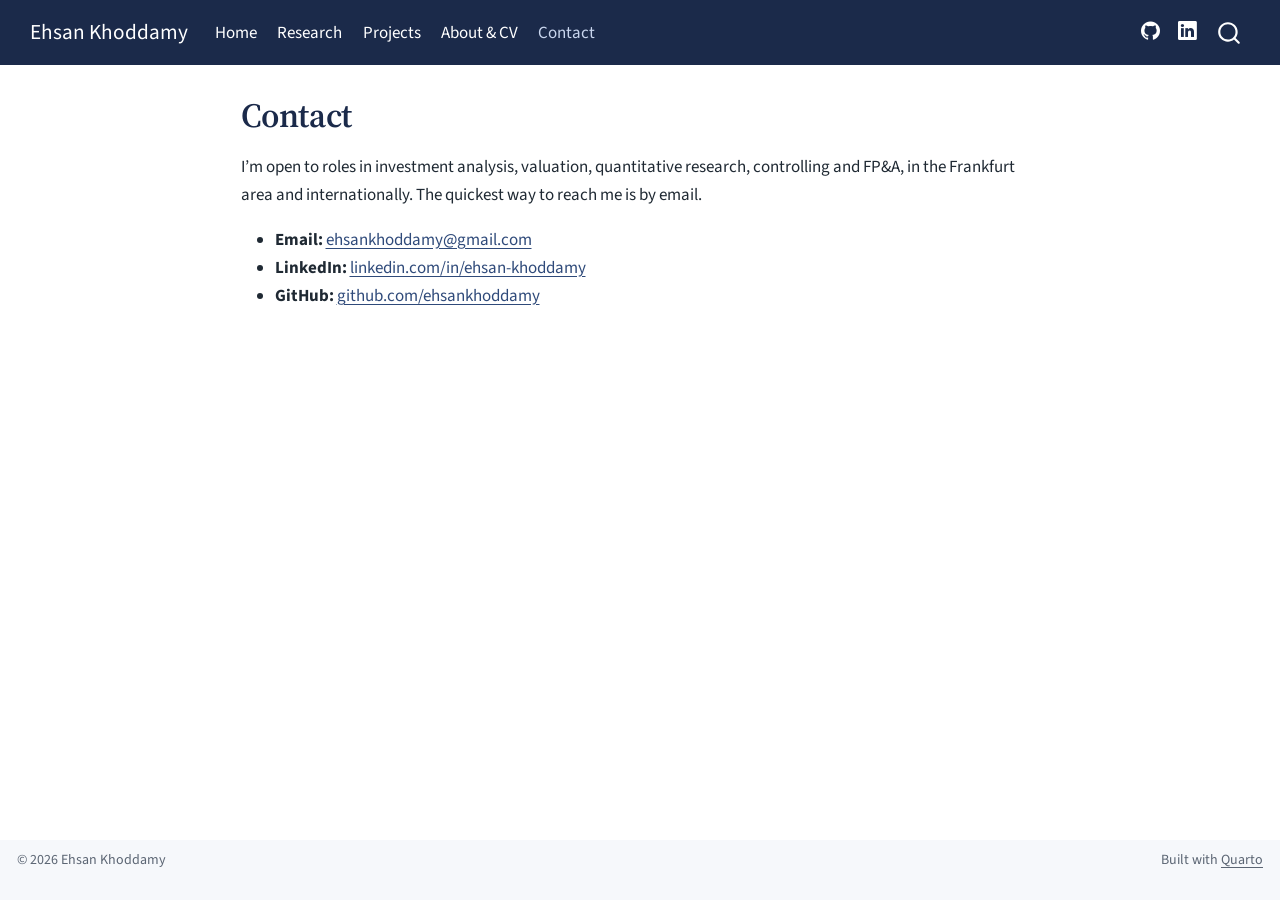
<file: docs/contact.html>
<!DOCTYPE html>
<html xmlns="http://www.w3.org/1999/xhtml" lang="en" xml:lang="en"><head>

<meta charset="utf-8">
<meta name="generator" content="quarto-1.11.9">

<meta name="viewport" content="width=device-width, initial-scale=1.0, user-scalable=yes">


<title>Contact – Ehsan Khoddamy</title>
<style>
/* Default styles provided by pandoc.
** See https://pandoc.org/MANUAL.html#variables-for-html for config info.
*/
span.smallcaps{font-variant: small-caps;}
div.columns{display: flex; gap: 1.5em;}
div.column{flex: auto;}
@media screen {
div.columns{gap: min(4vw, 1.5em);}
div.column{overflow-x: auto;}
}
div.hanging-indent{margin-left: 1.5em; text-indent: -1.5em;}
ul.task-list{list-style: none;}
ul.task-list li input[type="checkbox"] {
  width: 0.8em;
  margin: 0 0.8em 0.2em -1em; /* quarto-specific, see https://github.com/quarto-dev/quarto-cli/issues/4556 */ 
  vertical-align: middle;
}
</style>


<script src="site_libs/quarto-nav/quarto-nav.js"></script>
<script src="site_libs/quarto-nav/headroom.min.js"></script>
<script src="site_libs/clipboard/clipboard.min.js"></script>
<script src="site_libs/quarto-search/autocomplete.umd.js"></script>
<script src="site_libs/quarto-search/fuse.min.js"></script>
<script src="site_libs/quarto-search/quarto-search.js"></script>
<meta name="quarto:offset" content="./">
<script src="site_libs/quarto-html/quarto.js" type="module"></script>
<script src="site_libs/quarto-html/tabsets/tabsets.js" type="module"></script>
<script src="site_libs/quarto-html/scrollable-regions/scrollable-regions.js" type="module"></script>
<script src="site_libs/quarto-html/popper.min.js"></script>
<script src="site_libs/quarto-html/tippy.umd.min.js"></script>
<script src="site_libs/quarto-html/anchor.min.js"></script>
<link href="site_libs/quarto-html/tippy.css" rel="stylesheet">
<link href="site_libs/quarto-html/quarto-syntax-highlighting-63b5708e65d6cd79cd7618c58d0c21e7.css" rel="stylesheet" id="quarto-text-highlighting-styles">
<script src="site_libs/bootstrap/bootstrap.min.js"></script>
<link href="site_libs/bootstrap/bootstrap-icons.css" rel="stylesheet">
<link href="site_libs/bootstrap/bootstrap-67b22fb8e5537d7b55037d0655672bf4.min.css" rel="stylesheet" append-hash="true" id="quarto-bootstrap" data-mode="light">
<script id="quarto-search-options" type="application/json">{
  "location": "navbar",
  "copy-button": false,
  "collapse-after": 3,
  "panel-placement": "end",
  "type": "overlay",
  "limit": 50,
  "keyboard-shortcut": [
    "f",
    "/",
    "s"
  ],
  "show-item-context": false,
  "language": {
    "search-no-results-text": "No results",
    "search-matching-documents-text": "matching documents",
    "search-copy-link-title": "Copy link to search",
    "search-hide-matches-text": "Hide additional matches",
    "search-more-match-text": "more match in this document",
    "search-more-matches-text": "more matches in this document",
    "search-clear-button-title": "Clear",
    "search-text-placeholder": "",
    "search-detached-cancel-button-title": "Cancel",
    "search-submit-button-title": "Submit",
    "search-label": "Search"
  }
}</script>


<link rel="stylesheet" href="styles.css">
<meta property="og:title" content="Contact – Ehsan Khoddamy">
<meta property="og:description" content="Finance · Research · Analytics — empirical finance research, quantitative modelling and finance analytics.">
<meta property="og:site_name" content="Ehsan Khoddamy">
</head>

<body class="nav-fixed fullcontent quarto-light"><a id="quarto-skip-link" class="visually-hidden-focusable" href="#quarto-document-content">Skip to main content</a>

<div id="quarto-search-results"></div>
  <header id="quarto-header" class="headroom fixed-top">
    <nav class="navbar navbar-expand-lg " data-bs-theme="dark" aria-label="Site">
      <div class="navbar-container container-fluid">
      <div class="navbar-brand-container mx-auto">
    <a class="navbar-brand" href="./index.html">
    <span class="navbar-title">Ehsan Khoddamy</span>
    </a>
  </div>
          <button class="navbar-toggler" type="button" data-bs-toggle="collapse" data-bs-target="#navbarCollapse" aria-controls="navbarCollapse" aria-expanded="false" aria-label="Toggle navigation" onclick="if (window.quartoToggleHeadroom) { window.quartoToggleHeadroom(); }">
  <span class="navbar-toggler-icon"></span>
</button>
          <div class="collapse navbar-collapse" id="navbarCollapse">
            <ul class="navbar-nav navbar-nav-scroll me-auto">
  <li class="nav-item">
    <a class="nav-link" href="./index.html"> 
<span class="menu-text">Home</span></a>
  </li>  
  <li class="nav-item">
    <a class="nav-link" href="./research.html"> 
<span class="menu-text">Research</span></a>
  </li>  
  <li class="nav-item">
    <a class="nav-link" href="./projects.html"> 
<span class="menu-text">Projects</span></a>
  </li>  
  <li class="nav-item">
    <a class="nav-link" href="./about.html"> 
<span class="menu-text">About &amp; CV</span></a>
  </li>  
  <li class="nav-item">
    <a class="nav-link active" href="./contact.html" aria-current="page"> 
<span class="menu-text">Contact</span></a>
  </li>  
</ul>
            <ul class="navbar-nav navbar-nav-scroll ms-auto">
  <li class="nav-item compact">
    <a class="nav-link" href="https://github.com/ehsankhoddamy"> <i class="bi bi-github" role="img" aria-label="GitHub">
</i> 
<span class="menu-text"></span></a>
  </li>  
  <li class="nav-item compact">
    <a class="nav-link" href="https://www.linkedin.com/in/ehsan-khoddamy"> <i class="bi bi-linkedin" role="img" aria-label="LinkedIn">
</i> 
<span class="menu-text"></span></a>
  </li>  
</ul>
          </div> <!-- /navcollapse -->
            <div class="quarto-navbar-tools">
</div>
            <div id="quarto-search" class="" title="Search"></div>
      </div> <!-- /container-fluid -->
    </nav>
</header>
<!-- content -->
<div id="quarto-content" class="quarto-container page-columns page-rows-contents page-layout-article page-navbar">
<!-- sidebar -->
<!-- margin-sidebar -->
    
<!-- main -->
<main class="content" id="quarto-document-content" tabindex="-1">

<header id="title-block-header" class="quarto-title-block default">
<div class="quarto-title">
<h1 class="title">Contact</h1>
</div>



<div class="quarto-title-meta">

    
  
    
  </div>
  


</header>


<p>I’m open to roles in investment analysis, valuation, quantitative research, controlling and FP&amp;A, in the Frankfurt area and internationally. The quickest way to reach me is by email.</p>
<ul>
<li><strong>Email:</strong> <a href="mailto:ehsankhoddamy@gmail.com">ehsankhoddamy@gmail.com</a></li>
<li><strong>LinkedIn:</strong> <a href="https://www.linkedin.com/in/ehsan-khoddamy">linkedin.com/in/ehsan-khoddamy</a></li>
<li><strong>GitHub:</strong> <a href="https://github.com/ehsankhoddamy">github.com/ehsankhoddamy</a></li>
</ul>



<a onclick="window.scrollTo(0, 0); return false;" role="button" id="quarto-back-to-top"><i class="bi bi-arrow-up"></i> Back to top</a></main> <!-- /main -->
<script id="quarto-html-after-body" type="application/javascript">
  window.document.addEventListener("DOMContentLoaded", function (event) {
    const icon = "";
    const anchorJS = new window.AnchorJS();
    anchorJS.options = {
      placement: 'right',
      icon: icon
    };
    anchorJS.add('.anchored');
    const isCodeAnnotation = (el) => {
      for (const clz of el.classList) {
        if (clz.startsWith('code-annotation-')) {                     
          return true;
        }
      }
      return false;
    }
    const onCopySuccess = function(e) {
      // button target
      const button = e.trigger;
      // don't keep focus
      button.blur();
      // flash "checked"
      button.classList.add('code-copy-button-checked');
      var currentTitle = button.getAttribute("title");
      button.setAttribute("title", "Copied!");
      let tooltip;
      if (window.bootstrap) {
        button.setAttribute("data-bs-toggle", "tooltip");
        button.setAttribute("data-bs-placement", "left");
        button.setAttribute("data-bs-title", "Copied!");
        tooltip = new bootstrap.Tooltip(button, 
          { trigger: "manual", 
            customClass: "code-copy-button-tooltip",
            offset: [0, -8]});
        tooltip.show();    
      }
      setTimeout(function() {
        if (tooltip) {
          tooltip.hide();
          button.removeAttribute("data-bs-title");
          button.removeAttribute("data-bs-toggle");
          button.removeAttribute("data-bs-placement");
        }
        button.setAttribute("title", currentTitle);
        button.classList.remove('code-copy-button-checked');
      }, 1000);
      // clear code selection
      e.clearSelection();
    }
    const getTextToCopy = function(trigger) {
      const outerScaffold = trigger.parentElement.cloneNode(true);
      const codeEl = outerScaffold.querySelector('code');
      for (const childEl of codeEl.children) {
        if (isCodeAnnotation(childEl)) {
          childEl.remove();
        }
      }
      return codeEl.innerText;
    }
    const clipboard = new window.ClipboardJS('.code-copy-button:not([data-in-quarto-modal])', {
      text: getTextToCopy
    });
    clipboard.on('success', onCopySuccess);
    if (window.document.getElementById('quarto-embedded-source-code-modal')) {
      const clipboardModal = new window.ClipboardJS('.code-copy-button[data-in-quarto-modal]', {
        text: getTextToCopy,
        container: window.document.getElementById('quarto-embedded-source-code-modal')
      });
      clipboardModal.on('success', onCopySuccess);
    }
      var localhostRegex = new RegExp(/^(?:http|https):\/\/localhost\:?[0-9]*\//);
      var mailtoRegex = new RegExp(/^mailto:/);
        var filterRegex = new RegExp("https:\/\/ehsankhoddamy\.github\.io");
      const newWindowLabel = "(opens in a new tab)";
      const newWindowNoteId = "quarto-ext-newwindow-label";
      // Links reference one hidden label through aria-describedby, so the
      // announcement never changes their accessible name.
      var describeNewWindow = (link) => {
        if (!window.document.getElementById(newWindowNoteId)) {
          var newWindowNote = window.document.createElement("span");
          newWindowNote.id = newWindowNoteId;
          newWindowNote.hidden = true;
          newWindowNote.textContent = newWindowLabel;
          window.document.body.appendChild(newWindowNote);
        }
        var describedBy = (link.getAttribute("aria-describedby") || "").split(/\s+/).filter(Boolean);
        if (!describedBy.includes(newWindowNoteId)) {
          describedBy.push(newWindowNoteId);
          link.setAttribute("aria-describedby", describedBy.join(" "));
        }
      }
      var isInternal = (href) => {
          return filterRegex.test(href) || localhostRegex.test(href) || mailtoRegex.test(href);
      }
      // Inspect non-navigation links and adorn them if external
      window.quartoDecorateExternalLinks = function (root) {
     var links = (root || window.document).querySelectorAll('a[href]:not(.nav-link):not(.navbar-brand):not(.toc-action):not(.sidebar-link):not(.sidebar-item-toggle):not(.pagination-link):not(.no-external):not([aria-hidden]):not(.dropdown-item):not(.quarto-navigation-tool):not(.about-link)');
      for (var i=0; i<links.length; i++) {
        const link = links[i];
        if (!isInternal(link.href)) {
          // undo the damage that might have been done by quarto-nav.js in the case of
          // links that we want to consider external
          if (link.dataset.originalHref !== undefined) {
            link.href = link.dataset.originalHref;
          }
            // target, if specified
            link.setAttribute("target", "_blank");
            if (link.getAttribute("rel") === null) {
              link.setAttribute("rel", "noopener");
            }
            describeNewWindow(link);
          if (!link.classList.contains('no-external-icon')) {
          }
        }
      }
      };
      window.quartoDecorateExternalLinks(window.document);
    // Esc closes the popup (WCAG 1.4.13) and focus leaving both trigger and
    // popup closes it (WCAG 2.4.11); tippy handles neither for interactive popups.
    const hideOnEscAndFocusOut = {
      name: 'hideOnEscAndFocusOut',
      defaultValue: true,
      fn(instance) {
        const dismiss = () => {
          // A show scheduled by the trigger delay would otherwise reopen it
          instance.clearDelayTimeouts();
          instance.hide();
        };
        const onKeyDown = (event) => {
          if (event.key !== 'Escape') {
            return;
          }
          // Keep Esc from also reaching page handlers (e.g. reveal.js overview),
          // except an open reveal.js slide menu, which Esc should close too.
          // The menu handles keys only when its keyboard option is on.
          const menuHandlesEsc = window.Reveal?.getPlugin?.('menu')?.isOpen() &&
            window.Reveal.getConfig().menu?.keyboard !== false;
          if (!menuHandlesEsc) {
            event.stopPropagation();
          }
          if (instance.popper.contains(window.document.activeElement)) {
            // Disabled while refocusing so the focus trigger does not reopen it
            instance.disable();
            instance.reference.focus();
            instance.enable();
          }
          dismiss();
        };
        const onFocusOut = (event) => {
          const target = event.relatedTarget;
          if (target && !instance.reference.contains(target) &&
              !instance.popper.contains(target)) {
            dismiss();
          }
        };
        // On the trigger too: a click trigger (code-annotations: select) has no
        // blur handling. Attached for the instance's lifetime so leaving the
        // trigger also cancels a show still pending on the trigger delay.
        instance.reference.addEventListener('focusout', onFocusOut);
        return {
          onShow() {
            window.document.addEventListener('keydown', onKeyDown, true);
            instance.popper.addEventListener('focusout', onFocusOut);
          },
          onHide() {
            window.document.removeEventListener('keydown', onKeyDown, true);
            instance.popper.removeEventListener('focusout', onFocusOut);
          },
          onDestroy() {
            instance.reference.removeEventListener('focusout', onFocusOut);
          },
        };
      },
    };
    function tippyHover(el, contentFn, onTriggerFn, onUntriggerFn) {
      const config = {
        allowHTML: true,
        maxWidth: 500,
        delay: 100,
        arrow: false,
        appendTo: function(el) {
            return el.parentElement;
        },
        interactive: true,
        interactiveBorder: 10,
        theme: 'quarto',
        placement: 'bottom-start',
        plugins: [hideOnEscAndFocusOut],
      };
      if (contentFn) {
        config.content = contentFn;
      }
      if (onTriggerFn) {
        config.onTrigger = onTriggerFn;
      }
      if (onUntriggerFn) {
        config.onUntrigger = onUntriggerFn;
      }
      window.tippy(el, config); 
    }
    const noterefs = window.document.querySelectorAll('a[role="doc-noteref"]');
    for (var i=0; i<noterefs.length; i++) {
      const ref = noterefs[i];
      tippyHover(ref, function() {
        // use id or data attribute instead here
        let href = ref.getAttribute('data-footnote-href') || ref.getAttribute('href');
        try { href = new URL(href).hash; } catch {}
        const id = href.replace(/^#\/?/, "");
        const note = window.document.getElementById(id);
        if (note) {
          return note.innerHTML;
        } else {
          return "";
        }
      });
    }
    const xrefs = window.document.querySelectorAll('a.quarto-xref');
    const processXRef = (id, note) => {
      // Strip column container classes
      const stripColumnClz = (el) => {
        el.classList.remove("page-full", "page-columns");
        if (el.children) {
          for (const child of el.children) {
            stripColumnClz(child);
          }
        }
      }
      stripColumnClz(note)
      if (id === null || id.startsWith('sec-')) {
        // Special case sections, only their first couple elements
        const container = document.createElement("div");
        if (note.children && note.children.length > 2) {
          container.appendChild(note.children[0].cloneNode(true));
          for (let i = 1; i < note.children.length; i++) {
            const child = note.children[i];
            if (child.tagName === "P" && child.innerText === "") {
              continue;
            } else {
              container.appendChild(child.cloneNode(true));
              break;
            }
          }
          if (window.Quarto?.typesetMath) {
            window.Quarto.typesetMath(container);
          }
          return container.innerHTML
        } else {
          if (window.Quarto?.typesetMath) {
            window.Quarto.typesetMath(note);
          }
          return note.innerHTML;
        }
      } else {
        // Remove any anchor links if they are present
        const anchorLink = note.querySelector('a.anchorjs-link');
        if (anchorLink) {
          anchorLink.remove();
        }
        if (window.Quarto?.typesetMath) {
          window.Quarto.typesetMath(note);
        }
        if (note.classList.contains("callout")) {
          return note.outerHTML;
        } else {
          return note.innerHTML;
        }
      }
    }
    for (var i=0; i<xrefs.length; i++) {
      const xref = xrefs[i];
      tippyHover(xref, undefined, function(instance) {
        instance.disable();
        let url = xref.getAttribute('href');
        let hash = undefined; 
        if (url.startsWith('#')) {
          hash = url;
        } else {
          try { hash = new URL(url).hash; } catch {}
        }
        if (hash) {
          const id = hash.replace(/^#\/?/, "");
          const note = window.document.getElementById(id);
          if (note !== null) {
            try {
              const html = processXRef(id, note.cloneNode(true));
              instance.setContent(html);
            } finally {
              instance.enable();
              instance.show();
            }
          } else {
            // See if we can fetch this
            fetch(url.split('#')[0])
            .then(res => res.text())
            .then(html => {
              const parser = new DOMParser();
              const htmlDoc = parser.parseFromString(html, "text/html");
              const note = htmlDoc.getElementById(id);
              if (note !== null) {
                const html = processXRef(id, note);
                instance.setContent(html);
              } 
            }).finally(() => {
              instance.enable();
              instance.show();
            });
          }
        } else {
          // See if we can fetch a full url (with no hash to target)
          // This is a special case and we should probably do some content thinning / targeting
          fetch(url)
          .then(res => res.text())
          .then(html => {
            const parser = new DOMParser();
            const htmlDoc = parser.parseFromString(html, "text/html");
            const note = htmlDoc.querySelector('main.content');
            if (note !== null) {
              // This should only happen for chapter cross references
              // (since there is no id in the URL)
              // remove the first header
              if (note.children.length > 0 && note.children[0].tagName === "HEADER") {
                note.children[0].remove();
              }
              const html = processXRef(null, note);
              instance.setContent(html);
            } 
          }).finally(() => {
            instance.enable();
            instance.show();
          });
        }
      }, function(instance) {
      });
    }
        let selectedAnnoteEl;
        const selectorForAnnotation = ( cell, annotation) => {
          let cellAttr = 'data-code-cell="' + cell + '"';
          let lineAttr = 'data-code-annotation="' +  annotation + '"';
          const selector = 'span[' + cellAttr + '][' + lineAttr + ']';
          return selector;
        }
        const selectCodeLines = (annoteEl) => {
          const doc = window.document;
          const targetCell = annoteEl.getAttribute("data-target-cell");
          const targetAnnotation = annoteEl.getAttribute("data-target-annotation");
          const annoteSpan = window.document.querySelector(selectorForAnnotation(targetCell, targetAnnotation));
          const lines = annoteSpan.getAttribute("data-code-lines").split(",");
          const lineIds = lines.map((line) => {
            return targetCell + "-" + line;
          })
          // Each band is positioned against its own containing block, which is
          // not the offsetParent of the lines, so place it from client rects.
          const placeBand = (band, firstEl, lastEl, codeBlock) => {
            const container = band.offsetParent;
            if (container === null) {
              return;
            }
            const containerRect = container.getBoundingClientRect();
            // Reveal.js scales slides with a transform, so convert client
            // pixels back to the CSS pixels of the container.
            const scale = containerRect.height / container.offsetHeight || 1;
            const firstRect = firstEl.getBoundingClientRect();
            const lastRect = lastEl.getBoundingClientRect();
            const top = (firstRect.top - containerRect.top) / scale - container.clientTop + container.scrollTop;
            const height = (lastRect.bottom - firstRect.top) / scale;
            band.style.top = top - 2 + "px";
            band.style.height = height + 4 + "px";
            if (codeBlock) {
              // Without the copy button wrapper, the containing block is wider
              // than the code block, so span the code block explicitly.
              const blockRect = codeBlock.getBoundingClientRect();
              band.style.left = (blockRect.left - containerRect.left) / scale - container.clientLeft + container.scrollLeft + "px";
              band.style.width = blockRect.width / scale + "px";
            }
          };
          if (lineIds.length > 0) {
            const el = window.document.getElementById(lineIds[0]);
            const lastEl = window.document.getElementById(lineIds[lineIds.length - 1]);
            const parent = el.parentElement.parentElement;
            // cook up a div (if necessary) and position it
            let div = window.document.getElementById("code-annotation-line-highlight");
            if (div === null) {
              div = window.document.createElement("div");
              div.setAttribute("id", "code-annotation-line-highlight");
              div.style.position = 'absolute';
              parent.appendChild(div);
            }
            placeBand(div, el, lastEl, parent.closest("div.sourceCode") || parent);
            let gutterDiv = window.document.getElementById("code-annotation-line-highlight-gutter");
            if (gutterDiv === null) {
              gutterDiv = window.document.createElement("div");
              gutterDiv.setAttribute("id", "code-annotation-line-highlight-gutter");
              gutterDiv.style.position = 'absolute';
              const codeCell = window.document.getElementById(targetCell);
              const gutter = codeCell.querySelector('.code-annotation-gutter');
              gutter.appendChild(gutterDiv);
            }
            placeBand(gutterDiv, el, lastEl);
            selectedAnnoteEl = annoteEl;
          }
        };
        const unselectCodeLines = () => {
          const elementsIds = ["code-annotation-line-highlight", "code-annotation-line-highlight-gutter"];
          elementsIds.forEach((elId) => {
            const div = window.document.getElementById(elId);
            if (div) {
              div.remove();
            }
          });
          selectedAnnoteEl = undefined;
        };
          // Handle positioning of the toggle
      window.addEventListener(
        "resize",
        throttle(() => {
          elRect = undefined;
          if (selectedAnnoteEl) {
            selectCodeLines(selectedAnnoteEl);
          }
        }, 10)
      );
      function throttle(fn, ms) {
      let throttle = false;
      let timer;
        return (...args) => {
          if(!throttle) { // first call gets through
              fn.apply(this, args);
              throttle = true;
          } else { // all the others get throttled
              if(timer) clearTimeout(timer); // cancel #2
              timer = setTimeout(() => {
                fn.apply(this, args);
                timer = throttle = false;
              }, ms);
          }
        };
      }
        // Attach click handler to the DT
        const annoteDls = window.document.querySelectorAll('dt[data-target-cell]');
        for (const annoteDlNode of annoteDls) {
          annoteDlNode.addEventListener('click', (event) => {
            const clickedEl = event.target;
            if (clickedEl !== selectedAnnoteEl) {
              unselectCodeLines();
              const activeEl = window.document.querySelector('dt[data-target-cell].code-annotation-active');
              if (activeEl) {
                activeEl.classList.remove('code-annotation-active');
              }
              selectCodeLines(clickedEl);
              clickedEl.classList.add('code-annotation-active');
            } else {
              // Unselect the line
              unselectCodeLines();
              clickedEl.classList.remove('code-annotation-active');
            }
          });
        }
    const findCites = (el) => {
      const parentEl = el.parentElement;
      if (parentEl) {
        const cites = parentEl.dataset.cites;
        if (cites) {
          return {
            el,
            cites: cites.split(' ')
          };
        } else {
          return findCites(el.parentElement)
        }
      } else {
        return undefined;
      }
    };
    var bibliorefs = window.document.querySelectorAll('a[role="doc-biblioref"]');
    for (var i=0; i<bibliorefs.length; i++) {
      const ref = bibliorefs[i];
      const citeInfo = findCites(ref);
      if (citeInfo) {
        tippyHover(citeInfo.el, function() {
          var popup = window.document.createElement('div');
          citeInfo.cites.forEach(function(cite) {
            var citeDiv = window.document.createElement('div');
            citeDiv.classList.add('hanging-indent');
            citeDiv.classList.add('csl-entry');
            var biblioDiv = window.document.getElementById('ref-' + cite);
            if (biblioDiv) {
              citeDiv.innerHTML = biblioDiv.innerHTML;
            }
            popup.appendChild(citeDiv);
          });
          return popup.innerHTML;
        });
      }
    }
  });
  </script>
  <script type="application/javascript">
  window.quartoScrollableRegionsLabels = {"code":"Scrollable code","output":"Scrollable output"};
  </script>
</div> <!-- /content -->
<footer class="footer">
  <div class="nav-footer">
    <div class="nav-footer-left">
<p>© 2026 Ehsan Khoddamy</p>
</div>   
    <div class="nav-footer-center">
      &nbsp;
    </div>
    <div class="nav-footer-right">
<p>Built with <a href="https://quarto.org">Quarto</a></p>
</div>
  </div>
</footer>




</body></html>
</file>
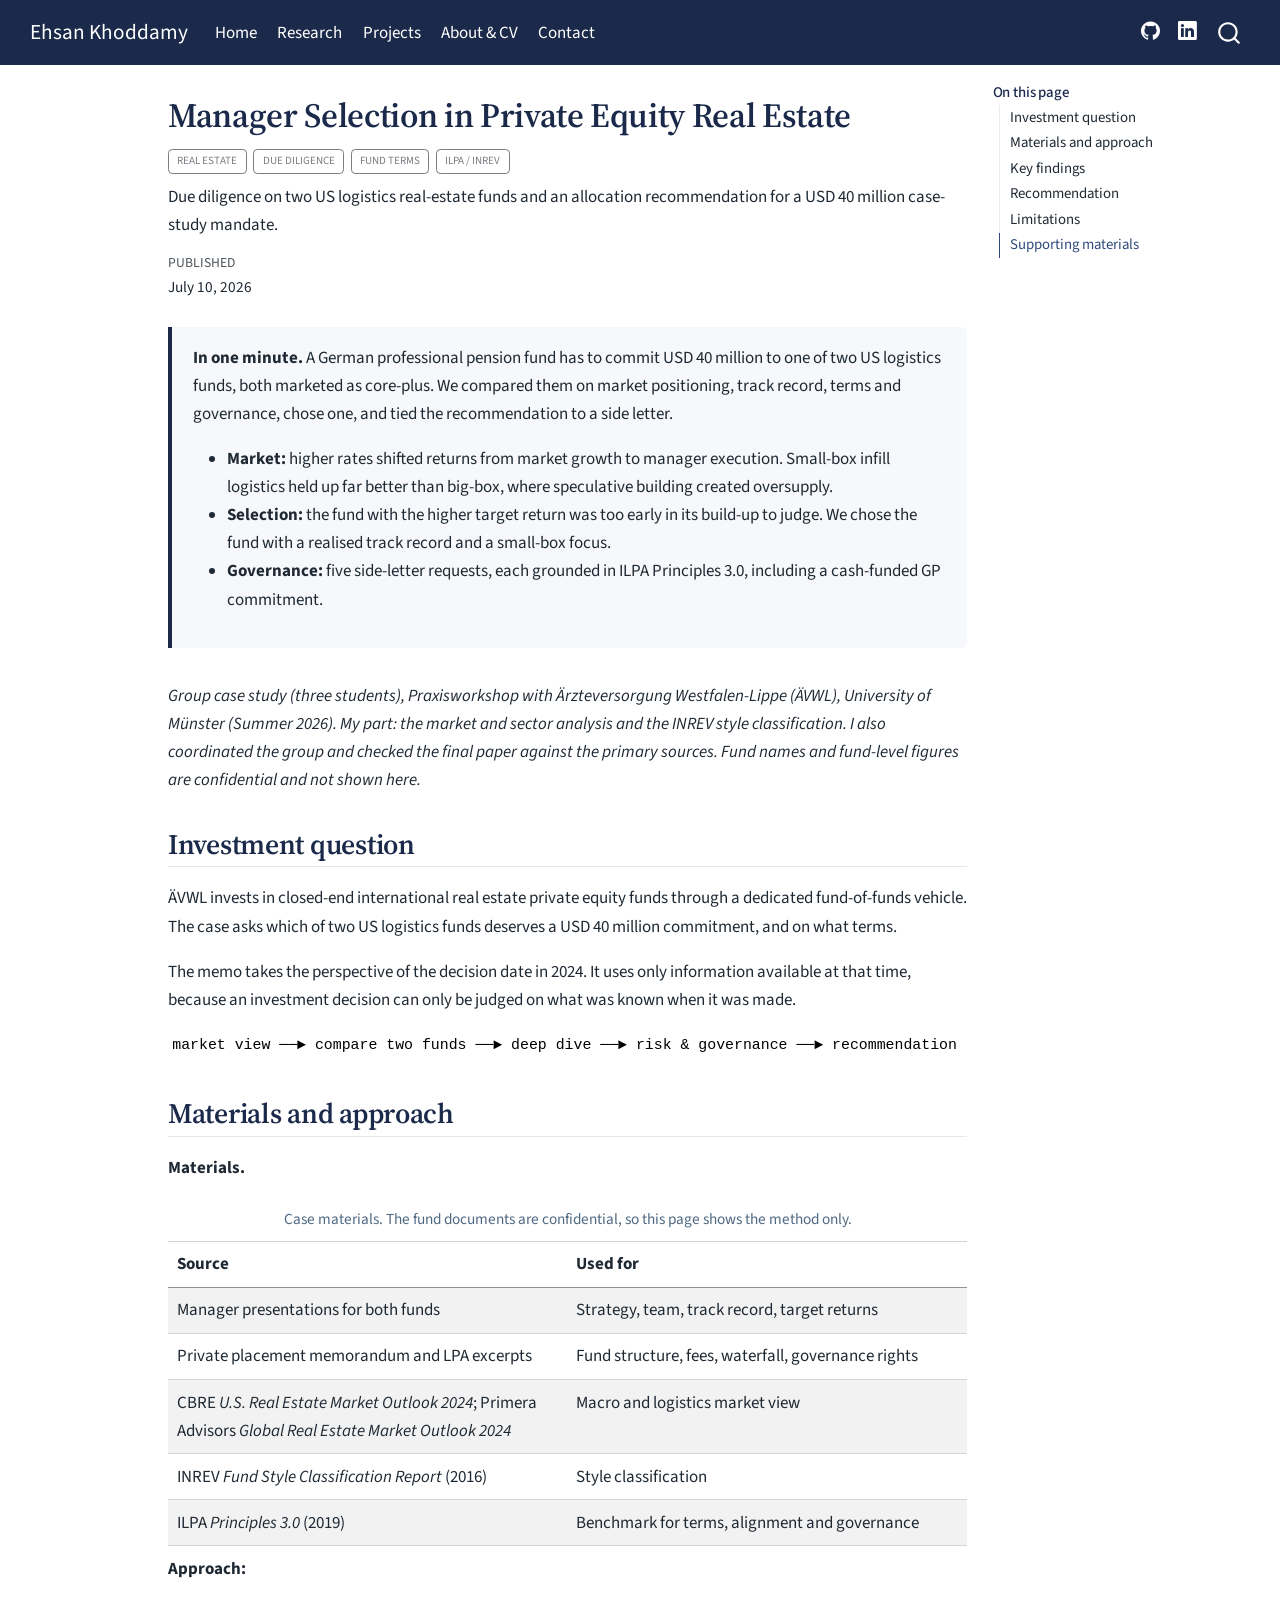
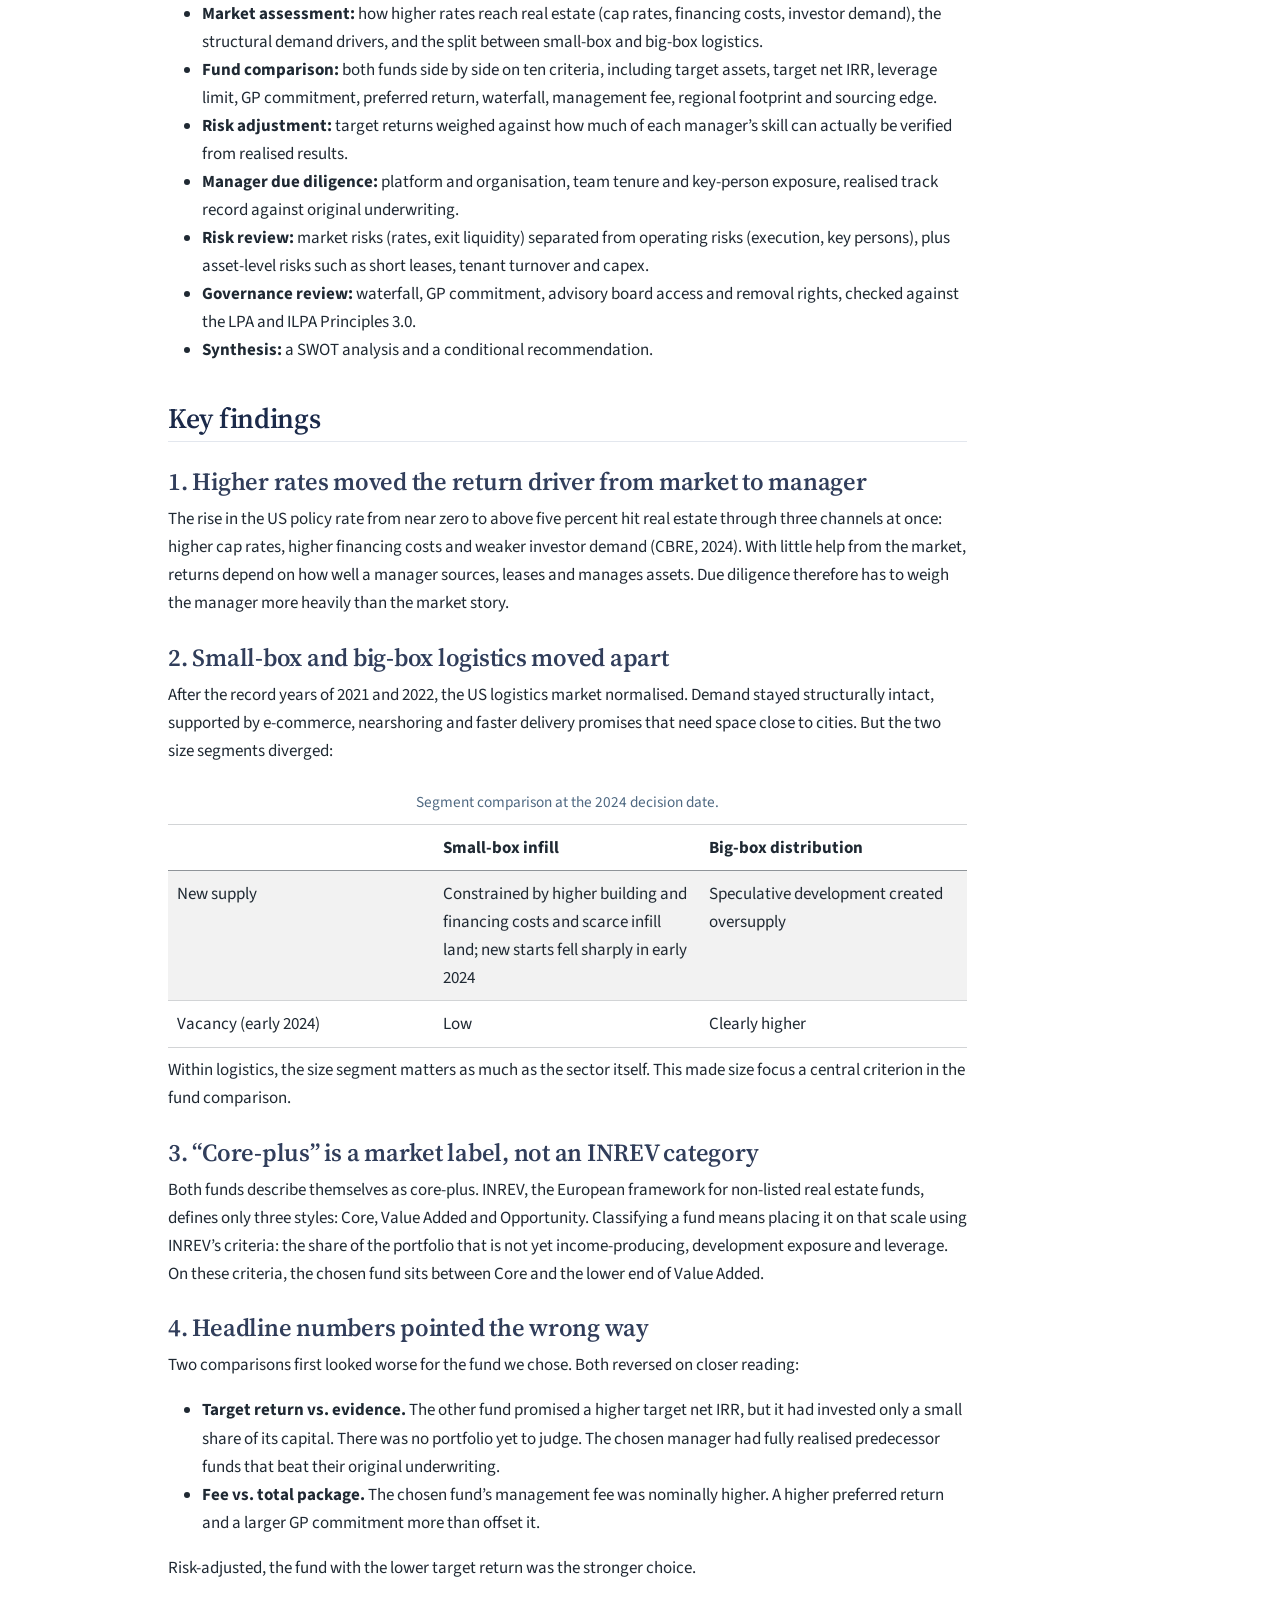
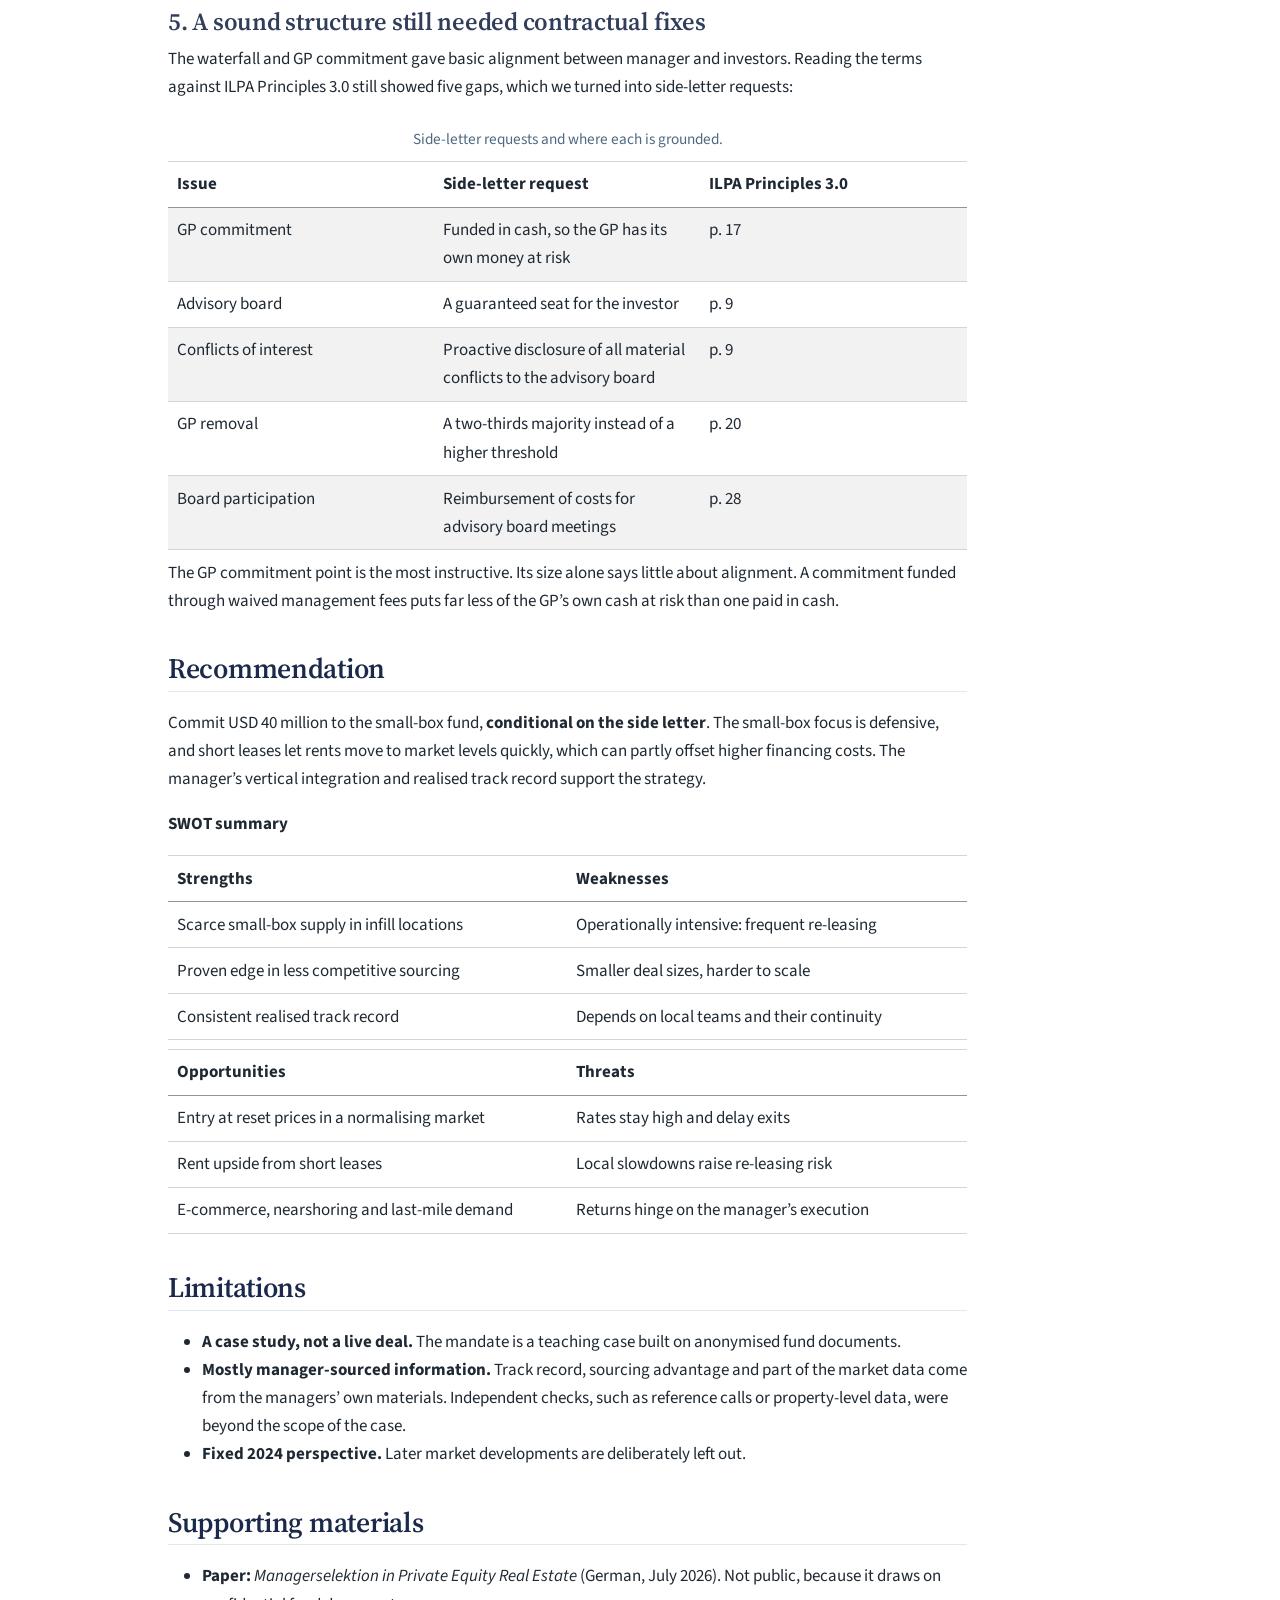
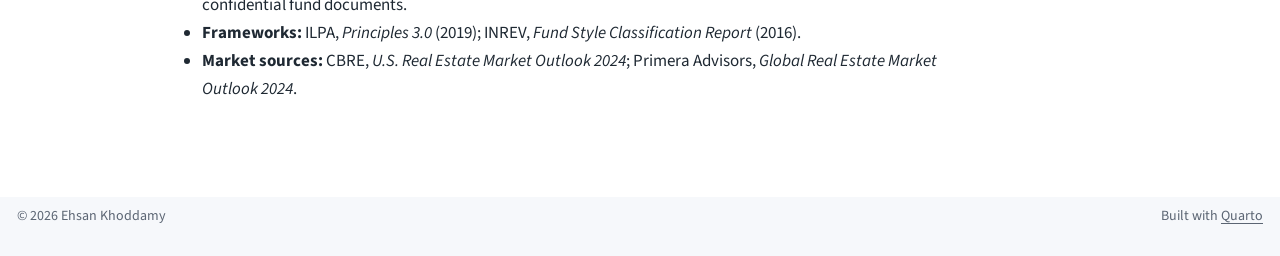
<file: docs/projects/pere-manager-selection.html>
<!DOCTYPE html>
<html xmlns="http://www.w3.org/1999/xhtml" lang="en" xml:lang="en"><head>

<meta charset="utf-8">
<meta name="generator" content="quarto-1.11.9">

<meta name="viewport" content="width=device-width, initial-scale=1.0, user-scalable=yes">

<meta name="dcterms.date" content="2026-07-10">
<meta name="description" content="Due diligence on two US logistics real-estate funds and an allocation recommendation for a USD 40 million case-study mandate.">

<title>Manager Selection in Private Equity Real Estate – Ehsan Khoddamy</title>
<style>
/* Default styles provided by pandoc.
** See https://pandoc.org/MANUAL.html#variables-for-html for config info.
*/
span.smallcaps{font-variant: small-caps;}
div.columns{display: flex; gap: 1.5em;}
div.column{flex: auto;}
@media screen {
div.columns{gap: min(4vw, 1.5em);}
div.column{overflow-x: auto;}
}
div.hanging-indent{margin-left: 1.5em; text-indent: -1.5em;}
ul.task-list{list-style: none;}
ul.task-list li input[type="checkbox"] {
  width: 0.8em;
  margin: 0 0.8em 0.2em -1em; /* quarto-specific, see https://github.com/quarto-dev/quarto-cli/issues/4556 */ 
  vertical-align: middle;
}
</style>


<script src="../site_libs/quarto-nav/quarto-nav.js"></script>
<script src="../site_libs/quarto-nav/headroom.min.js"></script>
<script src="../site_libs/clipboard/clipboard.min.js"></script>
<script src="../site_libs/quarto-search/autocomplete.umd.js"></script>
<script src="../site_libs/quarto-search/fuse.min.js"></script>
<script src="../site_libs/quarto-search/quarto-search.js"></script>
<meta name="quarto:offset" content="../">
<script src="../site_libs/quarto-html/quarto.js" type="module"></script>
<script src="../site_libs/quarto-html/tabsets/tabsets.js" type="module"></script>
<script src="../site_libs/quarto-html/scrollable-regions/scrollable-regions.js" type="module"></script>
<script src="../site_libs/quarto-html/popper.min.js"></script>
<script src="../site_libs/quarto-html/tippy.umd.min.js"></script>
<script src="../site_libs/quarto-html/anchor.min.js"></script>
<link href="../site_libs/quarto-html/tippy.css" rel="stylesheet">
<link href="../site_libs/quarto-html/quarto-syntax-highlighting-63b5708e65d6cd79cd7618c58d0c21e7.css" rel="stylesheet" id="quarto-text-highlighting-styles">
<script src="../site_libs/bootstrap/bootstrap.min.js"></script>
<link href="../site_libs/bootstrap/bootstrap-icons.css" rel="stylesheet">
<link href="../site_libs/bootstrap/bootstrap-67b22fb8e5537d7b55037d0655672bf4.min.css" rel="stylesheet" append-hash="true" id="quarto-bootstrap" data-mode="light">
<script id="quarto-search-options" type="application/json">{
  "location": "navbar",
  "copy-button": false,
  "collapse-after": 3,
  "panel-placement": "end",
  "type": "overlay",
  "limit": 50,
  "keyboard-shortcut": [
    "f",
    "/",
    "s"
  ],
  "show-item-context": false,
  "language": {
    "search-no-results-text": "No results",
    "search-matching-documents-text": "matching documents",
    "search-copy-link-title": "Copy link to search",
    "search-hide-matches-text": "Hide additional matches",
    "search-more-match-text": "more match in this document",
    "search-more-matches-text": "more matches in this document",
    "search-clear-button-title": "Clear",
    "search-text-placeholder": "",
    "search-detached-cancel-button-title": "Cancel",
    "search-submit-button-title": "Submit",
    "search-label": "Search"
  }
}</script>


<link rel="stylesheet" href="../styles.css">
<meta property="og:title" content="Manager Selection in Private Equity Real Estate – Ehsan Khoddamy">
<meta property="og:description" content="Due diligence on two US logistics real-estate funds and an allocation recommendation for a USD 40 million case-study mandate.">
<meta property="og:site_name" content="Ehsan Khoddamy">
</head>

<body class="nav-fixed quarto-light"><a id="quarto-skip-link" class="visually-hidden-focusable" href="#quarto-document-content">Skip to main content</a>

<div id="quarto-search-results"></div>
  <header id="quarto-header" class="headroom fixed-top">
    <nav class="navbar navbar-expand-lg " data-bs-theme="dark" aria-label="Site">
      <div class="navbar-container container-fluid">
      <div class="navbar-brand-container mx-auto">
    <a class="navbar-brand" href="../index.html">
    <span class="navbar-title">Ehsan Khoddamy</span>
    </a>
  </div>
          <button class="navbar-toggler" type="button" data-bs-toggle="collapse" data-bs-target="#navbarCollapse" aria-controls="navbarCollapse" aria-expanded="false" aria-label="Toggle navigation" onclick="if (window.quartoToggleHeadroom) { window.quartoToggleHeadroom(); }">
  <span class="navbar-toggler-icon"></span>
</button>
          <div class="collapse navbar-collapse" id="navbarCollapse">
            <ul class="navbar-nav navbar-nav-scroll me-auto">
  <li class="nav-item">
    <a class="nav-link" href="../index.html"> 
<span class="menu-text">Home</span></a>
  </li>  
  <li class="nav-item">
    <a class="nav-link" href="../research.html"> 
<span class="menu-text">Research</span></a>
  </li>  
  <li class="nav-item">
    <a class="nav-link" href="../projects.html"> 
<span class="menu-text">Projects</span></a>
  </li>  
  <li class="nav-item">
    <a class="nav-link" href="../about.html"> 
<span class="menu-text">About &amp; CV</span></a>
  </li>  
  <li class="nav-item">
    <a class="nav-link" href="../contact.html"> 
<span class="menu-text">Contact</span></a>
  </li>  
</ul>
            <ul class="navbar-nav navbar-nav-scroll ms-auto">
  <li class="nav-item compact">
    <a class="nav-link" href="https://github.com/ehsankhoddamy"> <i class="bi bi-github" role="img" aria-label="GitHub">
</i> 
<span class="menu-text"></span></a>
  </li>  
  <li class="nav-item compact">
    <a class="nav-link" href="https://www.linkedin.com/in/ehsan-khoddamy"> <i class="bi bi-linkedin" role="img" aria-label="LinkedIn">
</i> 
<span class="menu-text"></span></a>
  </li>  
</ul>
          </div> <!-- /navcollapse -->
            <div class="quarto-navbar-tools">
</div>
            <div id="quarto-search" class="" title="Search"></div>
      </div> <!-- /container-fluid -->
    </nav>
</header>
<!-- content -->
<div id="quarto-content" class="quarto-container page-columns page-rows-contents page-layout-article page-navbar">
<!-- sidebar -->
<!-- margin-sidebar -->
    <div id="quarto-margin-sidebar" class="sidebar margin-sidebar">
        <nav id="TOC" role="doc-toc" aria-labelledby="toc-title" class="toc-active">
    <h2 id="toc-title">On this page</h2>
   
  <ul>
  <li><a href="#investment-question" id="toc-investment-question" class="nav-link active" data-scroll-target="#investment-question">Investment question</a></li>
  <li><a href="#materials-and-approach" id="toc-materials-and-approach" class="nav-link" data-scroll-target="#materials-and-approach">Materials and approach</a></li>
  <li><a href="#key-findings" id="toc-key-findings" class="nav-link" data-scroll-target="#key-findings">Key findings</a>
  <ul class="collapse">
  <li><a href="#higher-rates-moved-the-return-driver-from-market-to-manager" id="toc-higher-rates-moved-the-return-driver-from-market-to-manager" class="nav-link" data-scroll-target="#higher-rates-moved-the-return-driver-from-market-to-manager">1. Higher rates moved the return driver from market to manager</a></li>
  <li><a href="#small-box-and-big-box-logistics-moved-apart" id="toc-small-box-and-big-box-logistics-moved-apart" class="nav-link" data-scroll-target="#small-box-and-big-box-logistics-moved-apart">2. Small-box and big-box logistics moved apart</a></li>
  <li><a href="#core-plus-is-a-market-label-not-an-inrev-category" id="toc-core-plus-is-a-market-label-not-an-inrev-category" class="nav-link" data-scroll-target="#core-plus-is-a-market-label-not-an-inrev-category">3. “Core-plus” is a market label, not an INREV category</a></li>
  <li><a href="#headline-numbers-pointed-the-wrong-way" id="toc-headline-numbers-pointed-the-wrong-way" class="nav-link" data-scroll-target="#headline-numbers-pointed-the-wrong-way">4. Headline numbers pointed the wrong way</a></li>
  <li><a href="#a-sound-structure-still-needed-contractual-fixes" id="toc-a-sound-structure-still-needed-contractual-fixes" class="nav-link" data-scroll-target="#a-sound-structure-still-needed-contractual-fixes">5. A sound structure still needed contractual fixes</a></li>
  </ul></li>
  <li><a href="#recommendation" id="toc-recommendation" class="nav-link" data-scroll-target="#recommendation">Recommendation</a></li>
  <li><a href="#limitations" id="toc-limitations" class="nav-link" data-scroll-target="#limitations">Limitations</a></li>
  <li><a href="#supporting-materials" id="toc-supporting-materials" class="nav-link" data-scroll-target="#supporting-materials">Supporting materials</a></li>
  </ul>
</nav>
    </div>
<!-- main -->
<main class="content" id="quarto-document-content" tabindex="-1">

<header id="title-block-header" class="quarto-title-block default">
<div class="quarto-title">
<h1 class="title">Manager Selection in Private Equity Real Estate</h1>
  <div class="quarto-categories">
    <div class="quarto-category">Real estate</div>
    <div class="quarto-category">Due diligence</div>
    <div class="quarto-category">Fund terms</div>
    <div class="quarto-category">ILPA / INREV</div>
  </div>
  </div>

<div>
  <div class="description">
    Due diligence on two US logistics real-estate funds and an allocation recommendation for a USD 40 million case-study mandate.
  </div>
</div>


<div class="quarto-title-meta">

    
    <div>
    <div class="quarto-title-meta-heading">Published</div>
    <div class="quarto-title-meta-contents">
      <p class="date">July 10, 2026</p>
    </div>
  </div>
  
    
  </div>
  


</header>


<!-- CONFIDENTIAL CASE MATERIAL. Keep it that way when editing:
     no fund or manager names, no fund-level figures (returns, fees, sizes, track record),
     nothing quoted from the LPA, PPM or manager presentations. Method and market-level findings only. -->
<div class="exec-summary">
<p><strong>In one minute.</strong> A German professional pension fund has to commit USD 40 million to one of two US logistics funds, both marketed as core-plus. We compared them on market positioning, track record, terms and governance, chose one, and tied the recommendation to a side letter.</p>
<ul>
<li><strong>Market:</strong> higher rates shifted returns from market growth to manager execution. Small-box infill logistics held up far better than big-box, where speculative building created oversupply.</li>
<li><strong>Selection:</strong> the fund with the higher target return was too early in its build-up to judge. We chose the fund with a realised track record and a small-box focus.</li>
<li><strong>Governance:</strong> five side-letter requests, each grounded in ILPA Principles 3.0, including a cash-funded GP commitment.</li>
</ul>
</div>
<p><em>Group case study (three students), Praxisworkshop with Ärzteversorgung Westfalen-Lippe (ÄVWL), University of Münster (Summer 2026). My part: the market and sector analysis and the INREV style classification. I also coordinated the group and checked the final paper against the primary sources. Fund names and fund-level figures are confidential and not shown here.</em></p>
<section id="investment-question" class="level2">
<h2 class="anchored" data-anchor-id="investment-question">Investment question</h2>
<p>ÄVWL invests in closed-end international real estate private equity funds through a dedicated fund-of-funds vehicle. The case asks which of two US logistics funds deserves a USD 40 million commitment, and on what terms.</p>
<p>The memo takes the perspective of the decision date in 2024. It uses only information available at that time, because an investment decision can only be judged on what was known when it was made.</p>
<pre><code>market view ──► compare two funds ──► deep dive ──► risk &amp; governance ──► recommendation</code></pre>
</section>
<section id="materials-and-approach" class="level2">
<h2 class="anchored" data-anchor-id="materials-and-approach">Materials and approach</h2>
<p><strong>Materials.</strong></p>
<table class="table-striped caption-top table">
<caption>Case materials. The fund documents are confidential, so this page shows the method only.</caption>
<colgroup>
<col style="width: 50%">
<col style="width: 50%">
</colgroup>
<thead>
<tr class="header">
<th>Source</th>
<th>Used for</th>
</tr>
</thead>
<tbody>
<tr class="odd">
<td>Manager presentations for both funds</td>
<td>Strategy, team, track record, target returns</td>
</tr>
<tr class="even">
<td>Private placement memorandum and LPA excerpts</td>
<td>Fund structure, fees, waterfall, governance rights</td>
</tr>
<tr class="odd">
<td>CBRE <em>U.S. Real Estate Market Outlook 2024</em>; Primera Advisors <em>Global Real Estate Market Outlook 2024</em></td>
<td>Macro and logistics market view</td>
</tr>
<tr class="even">
<td>INREV <em>Fund Style Classification Report</em> (2016)</td>
<td>Style classification</td>
</tr>
<tr class="odd">
<td>ILPA <em>Principles 3.0</em> (2019)</td>
<td>Benchmark for terms, alignment and governance</td>
</tr>
</tbody>
</table>
<p><strong>Approach:</strong></p>
<ul>
<li><strong>Market assessment:</strong> how higher rates reach real estate (cap rates, financing costs, investor demand), the structural demand drivers, and the split between small-box and big-box logistics.</li>
<li><strong>Fund comparison:</strong> both funds side by side on ten criteria, including target assets, target net IRR, leverage limit, GP commitment, preferred return, waterfall, management fee, regional footprint and sourcing edge.</li>
<li><strong>Risk adjustment:</strong> target returns weighed against how much of each manager’s skill can actually be verified from realised results.</li>
<li><strong>Manager due diligence:</strong> platform and organisation, team tenure and key-person exposure, realised track record against original underwriting.</li>
<li><strong>Risk review:</strong> market risks (rates, exit liquidity) separated from operating risks (execution, key persons), plus asset-level risks such as short leases, tenant turnover and capex.</li>
<li><strong>Governance review:</strong> waterfall, GP commitment, advisory board access and removal rights, checked against the LPA and ILPA Principles 3.0.</li>
<li><strong>Synthesis:</strong> a SWOT analysis and a conditional recommendation.</li>
</ul>
</section>
<section id="key-findings" class="level2">
<h2 class="anchored" data-anchor-id="key-findings">Key findings</h2>
<section id="higher-rates-moved-the-return-driver-from-market-to-manager" class="level3">
<h3 class="anchored" data-anchor-id="higher-rates-moved-the-return-driver-from-market-to-manager">1. Higher rates moved the return driver from market to manager</h3>
<p>The rise in the US policy rate from near zero to above five percent hit real estate through three channels at once: higher cap rates, higher financing costs and weaker investor demand (CBRE, 2024). With little help from the market, returns depend on how well a manager sources, leases and manages assets. Due diligence therefore has to weigh the manager more heavily than the market story.</p>
</section>
<section id="small-box-and-big-box-logistics-moved-apart" class="level3">
<h3 class="anchored" data-anchor-id="small-box-and-big-box-logistics-moved-apart">2. Small-box and big-box logistics moved apart</h3>
<p>After the record years of 2021 and 2022, the US logistics market normalised. Demand stayed structurally intact, supported by e-commerce, nearshoring and faster delivery promises that need space close to cities. But the two size segments diverged:</p>
<table class="table-striped caption-top table">
<caption>Segment comparison at the 2024 decision date.</caption>
<colgroup>
<col style="width: 33%">
<col style="width: 33%">
<col style="width: 33%">
</colgroup>
<thead>
<tr class="header">
<th></th>
<th>Small-box infill</th>
<th>Big-box distribution</th>
</tr>
</thead>
<tbody>
<tr class="odd">
<td>New supply</td>
<td>Constrained by higher building and financing costs and scarce infill land; new starts fell sharply in early 2024</td>
<td>Speculative development created oversupply</td>
</tr>
<tr class="even">
<td>Vacancy (early 2024)</td>
<td>Low</td>
<td>Clearly higher</td>
</tr>
</tbody>
</table>
<p>Within logistics, the size segment matters as much as the sector itself. This made size focus a central criterion in the fund comparison.</p>
</section>
<section id="core-plus-is-a-market-label-not-an-inrev-category" class="level3">
<h3 class="anchored" data-anchor-id="core-plus-is-a-market-label-not-an-inrev-category">3. “Core-plus” is a market label, not an INREV category</h3>
<p>Both funds describe themselves as core-plus. INREV, the European framework for non-listed real estate funds, defines only three styles: Core, Value Added and Opportunity. Classifying a fund means placing it on that scale using INREV’s criteria: the share of the portfolio that is not yet income-producing, development exposure and leverage. On these criteria, the chosen fund sits between Core and the lower end of Value Added.</p>
</section>
<section id="headline-numbers-pointed-the-wrong-way" class="level3">
<h3 class="anchored" data-anchor-id="headline-numbers-pointed-the-wrong-way">4. Headline numbers pointed the wrong way</h3>
<p>Two comparisons first looked worse for the fund we chose. Both reversed on closer reading:</p>
<ul>
<li><strong>Target return vs.&nbsp;evidence.</strong> The other fund promised a higher target net IRR, but it had invested only a small share of its capital. There was no portfolio yet to judge. The chosen manager had fully realised predecessor funds that beat their original underwriting.</li>
<li><strong>Fee vs.&nbsp;total package.</strong> The chosen fund’s management fee was nominally higher. A higher preferred return and a larger GP commitment more than offset it.</li>
</ul>
<p>Risk-adjusted, the fund with the lower target return was the stronger choice.</p>
</section>
<section id="a-sound-structure-still-needed-contractual-fixes" class="level3">
<h3 class="anchored" data-anchor-id="a-sound-structure-still-needed-contractual-fixes">5. A sound structure still needed contractual fixes</h3>
<p>The waterfall and GP commitment gave basic alignment between manager and investors. Reading the terms against ILPA Principles 3.0 still showed five gaps, which we turned into side-letter requests:</p>
<table class="table-striped caption-top table">
<caption>Side-letter requests and where each is grounded.</caption>
<colgroup>
<col style="width: 33%">
<col style="width: 33%">
<col style="width: 33%">
</colgroup>
<thead>
<tr class="header">
<th>Issue</th>
<th>Side-letter request</th>
<th>ILPA Principles 3.0</th>
</tr>
</thead>
<tbody>
<tr class="odd">
<td>GP commitment</td>
<td>Funded in cash, so the GP has its own money at risk</td>
<td>p.&nbsp;17</td>
</tr>
<tr class="even">
<td>Advisory board</td>
<td>A guaranteed seat for the investor</td>
<td>p.&nbsp;9</td>
</tr>
<tr class="odd">
<td>Conflicts of interest</td>
<td>Proactive disclosure of all material conflicts to the advisory board</td>
<td>p.&nbsp;9</td>
</tr>
<tr class="even">
<td>GP removal</td>
<td>A two-thirds majority instead of a higher threshold</td>
<td>p.&nbsp;20</td>
</tr>
<tr class="odd">
<td>Board participation</td>
<td>Reimbursement of costs for advisory board meetings</td>
<td>p.&nbsp;28</td>
</tr>
</tbody>
</table>
<p>The GP commitment point is the most instructive. Its size alone says little about alignment. A commitment funded through waived management fees puts far less of the GP’s own cash at risk than one paid in cash.</p>
</section>
</section>
<section id="recommendation" class="level2">
<h2 class="anchored" data-anchor-id="recommendation">Recommendation</h2>
<p>Commit USD 40 million to the small-box fund, <strong>conditional on the side letter</strong>. The small-box focus is defensive, and short leases let rents move to market levels quickly, which can partly offset higher financing costs. The manager’s vertical integration and realised track record support the strategy.</p>
<p><strong>SWOT summary</strong></p>
<table class="caption-top table">
<colgroup>
<col style="width: 50%">
<col style="width: 50%">
</colgroup>
<thead>
<tr class="header">
<th>Strengths</th>
<th>Weaknesses</th>
</tr>
</thead>
<tbody>
<tr class="odd">
<td>Scarce small-box supply in infill locations</td>
<td>Operationally intensive: frequent re-leasing</td>
</tr>
<tr class="even">
<td>Proven edge in less competitive sourcing</td>
<td>Smaller deal sizes, harder to scale</td>
</tr>
<tr class="odd">
<td>Consistent realised track record</td>
<td>Depends on local teams and their continuity</td>
</tr>
</tbody>
</table>
<table class="caption-top table">
<colgroup>
<col style="width: 50%">
<col style="width: 50%">
</colgroup>
<thead>
<tr class="header">
<th>Opportunities</th>
<th>Threats</th>
</tr>
</thead>
<tbody>
<tr class="odd">
<td>Entry at reset prices in a normalising market</td>
<td>Rates stay high and delay exits</td>
</tr>
<tr class="even">
<td>Rent upside from short leases</td>
<td>Local slowdowns raise re-leasing risk</td>
</tr>
<tr class="odd">
<td>E-commerce, nearshoring and last-mile demand</td>
<td>Returns hinge on the manager’s execution</td>
</tr>
</tbody>
</table>
</section>
<section id="limitations" class="level2">
<h2 class="anchored" data-anchor-id="limitations">Limitations</h2>
<ul>
<li><strong>A case study, not a live deal.</strong> The mandate is a teaching case built on anonymised fund documents.</li>
<li><strong>Mostly manager-sourced information.</strong> Track record, sourcing advantage and part of the market data come from the managers’ own materials. Independent checks, such as reference calls or property-level data, were beyond the scope of the case.</li>
<li><strong>Fixed 2024 perspective.</strong> Later market developments are deliberately left out.</li>
</ul>
</section>
<section id="supporting-materials" class="level2">
<h2 class="anchored" data-anchor-id="supporting-materials">Supporting materials</h2>
<ul>
<li><strong>Paper:</strong> <em>Managerselektion in Private Equity Real Estate</em> (German, July 2026). Not public, because it draws on confidential fund documents.</li>
<li><strong>Frameworks:</strong> ILPA, <em>Principles 3.0</em> (2019); INREV, <em>Fund Style Classification Report</em> (2016).</li>
<li><strong>Market sources:</strong> CBRE, <em>U.S. Real Estate Market Outlook 2024</em>; Primera Advisors, <em>Global Real Estate Market Outlook 2024</em>.</li>
</ul>


</section>

<a onclick="window.scrollTo(0, 0); return false;" role="button" id="quarto-back-to-top"><i class="bi bi-arrow-up"></i> Back to top</a></main> <!-- /main -->
<script id="quarto-html-after-body" type="application/javascript">
  window.document.addEventListener("DOMContentLoaded", function (event) {
    const icon = "";
    const anchorJS = new window.AnchorJS();
    anchorJS.options = {
      placement: 'right',
      icon: icon
    };
    anchorJS.add('.anchored');
    const isCodeAnnotation = (el) => {
      for (const clz of el.classList) {
        if (clz.startsWith('code-annotation-')) {                     
          return true;
        }
      }
      return false;
    }
    const onCopySuccess = function(e) {
      // button target
      const button = e.trigger;
      // don't keep focus
      button.blur();
      // flash "checked"
      button.classList.add('code-copy-button-checked');
      var currentTitle = button.getAttribute("title");
      button.setAttribute("title", "Copied!");
      let tooltip;
      if (window.bootstrap) {
        button.setAttribute("data-bs-toggle", "tooltip");
        button.setAttribute("data-bs-placement", "left");
        button.setAttribute("data-bs-title", "Copied!");
        tooltip = new bootstrap.Tooltip(button, 
          { trigger: "manual", 
            customClass: "code-copy-button-tooltip",
            offset: [0, -8]});
        tooltip.show();    
      }
      setTimeout(function() {
        if (tooltip) {
          tooltip.hide();
          button.removeAttribute("data-bs-title");
          button.removeAttribute("data-bs-toggle");
          button.removeAttribute("data-bs-placement");
        }
        button.setAttribute("title", currentTitle);
        button.classList.remove('code-copy-button-checked');
      }, 1000);
      // clear code selection
      e.clearSelection();
    }
    const getTextToCopy = function(trigger) {
      const outerScaffold = trigger.parentElement.cloneNode(true);
      const codeEl = outerScaffold.querySelector('code');
      for (const childEl of codeEl.children) {
        if (isCodeAnnotation(childEl)) {
          childEl.remove();
        }
      }
      return codeEl.innerText;
    }
    const clipboard = new window.ClipboardJS('.code-copy-button:not([data-in-quarto-modal])', {
      text: getTextToCopy
    });
    clipboard.on('success', onCopySuccess);
    if (window.document.getElementById('quarto-embedded-source-code-modal')) {
      const clipboardModal = new window.ClipboardJS('.code-copy-button[data-in-quarto-modal]', {
        text: getTextToCopy,
        container: window.document.getElementById('quarto-embedded-source-code-modal')
      });
      clipboardModal.on('success', onCopySuccess);
    }
      var localhostRegex = new RegExp(/^(?:http|https):\/\/localhost\:?[0-9]*\//);
      var mailtoRegex = new RegExp(/^mailto:/);
        var filterRegex = new RegExp("https:\/\/ehsankhoddamy\.github\.io");
      const newWindowLabel = "(opens in a new tab)";
      const newWindowNoteId = "quarto-ext-newwindow-label";
      // Links reference one hidden label through aria-describedby, so the
      // announcement never changes their accessible name.
      var describeNewWindow = (link) => {
        if (!window.document.getElementById(newWindowNoteId)) {
          var newWindowNote = window.document.createElement("span");
          newWindowNote.id = newWindowNoteId;
          newWindowNote.hidden = true;
          newWindowNote.textContent = newWindowLabel;
          window.document.body.appendChild(newWindowNote);
        }
        var describedBy = (link.getAttribute("aria-describedby") || "").split(/\s+/).filter(Boolean);
        if (!describedBy.includes(newWindowNoteId)) {
          describedBy.push(newWindowNoteId);
          link.setAttribute("aria-describedby", describedBy.join(" "));
        }
      }
      var isInternal = (href) => {
          return filterRegex.test(href) || localhostRegex.test(href) || mailtoRegex.test(href);
      }
      // Inspect non-navigation links and adorn them if external
      window.quartoDecorateExternalLinks = function (root) {
     var links = (root || window.document).querySelectorAll('a[href]:not(.nav-link):not(.navbar-brand):not(.toc-action):not(.sidebar-link):not(.sidebar-item-toggle):not(.pagination-link):not(.no-external):not([aria-hidden]):not(.dropdown-item):not(.quarto-navigation-tool):not(.about-link)');
      for (var i=0; i<links.length; i++) {
        const link = links[i];
        if (!isInternal(link.href)) {
          // undo the damage that might have been done by quarto-nav.js in the case of
          // links that we want to consider external
          if (link.dataset.originalHref !== undefined) {
            link.href = link.dataset.originalHref;
          }
            // target, if specified
            link.setAttribute("target", "_blank");
            if (link.getAttribute("rel") === null) {
              link.setAttribute("rel", "noopener");
            }
            describeNewWindow(link);
          if (!link.classList.contains('no-external-icon')) {
          }
        }
      }
      };
      window.quartoDecorateExternalLinks(window.document);
    // Esc closes the popup (WCAG 1.4.13) and focus leaving both trigger and
    // popup closes it (WCAG 2.4.11); tippy handles neither for interactive popups.
    const hideOnEscAndFocusOut = {
      name: 'hideOnEscAndFocusOut',
      defaultValue: true,
      fn(instance) {
        const dismiss = () => {
          // A show scheduled by the trigger delay would otherwise reopen it
          instance.clearDelayTimeouts();
          instance.hide();
        };
        const onKeyDown = (event) => {
          if (event.key !== 'Escape') {
            return;
          }
          // Keep Esc from also reaching page handlers (e.g. reveal.js overview),
          // except an open reveal.js slide menu, which Esc should close too.
          // The menu handles keys only when its keyboard option is on.
          const menuHandlesEsc = window.Reveal?.getPlugin?.('menu')?.isOpen() &&
            window.Reveal.getConfig().menu?.keyboard !== false;
          if (!menuHandlesEsc) {
            event.stopPropagation();
          }
          if (instance.popper.contains(window.document.activeElement)) {
            // Disabled while refocusing so the focus trigger does not reopen it
            instance.disable();
            instance.reference.focus();
            instance.enable();
          }
          dismiss();
        };
        const onFocusOut = (event) => {
          const target = event.relatedTarget;
          if (target && !instance.reference.contains(target) &&
              !instance.popper.contains(target)) {
            dismiss();
          }
        };
        // On the trigger too: a click trigger (code-annotations: select) has no
        // blur handling. Attached for the instance's lifetime so leaving the
        // trigger also cancels a show still pending on the trigger delay.
        instance.reference.addEventListener('focusout', onFocusOut);
        return {
          onShow() {
            window.document.addEventListener('keydown', onKeyDown, true);
            instance.popper.addEventListener('focusout', onFocusOut);
          },
          onHide() {
            window.document.removeEventListener('keydown', onKeyDown, true);
            instance.popper.removeEventListener('focusout', onFocusOut);
          },
          onDestroy() {
            instance.reference.removeEventListener('focusout', onFocusOut);
          },
        };
      },
    };
    function tippyHover(el, contentFn, onTriggerFn, onUntriggerFn) {
      const config = {
        allowHTML: true,
        maxWidth: 500,
        delay: 100,
        arrow: false,
        appendTo: function(el) {
            return el.parentElement;
        },
        interactive: true,
        interactiveBorder: 10,
        theme: 'quarto',
        placement: 'bottom-start',
        plugins: [hideOnEscAndFocusOut],
      };
      if (contentFn) {
        config.content = contentFn;
      }
      if (onTriggerFn) {
        config.onTrigger = onTriggerFn;
      }
      if (onUntriggerFn) {
        config.onUntrigger = onUntriggerFn;
      }
      window.tippy(el, config); 
    }
    const noterefs = window.document.querySelectorAll('a[role="doc-noteref"]');
    for (var i=0; i<noterefs.length; i++) {
      const ref = noterefs[i];
      tippyHover(ref, function() {
        // use id or data attribute instead here
        let href = ref.getAttribute('data-footnote-href') || ref.getAttribute('href');
        try { href = new URL(href).hash; } catch {}
        const id = href.replace(/^#\/?/, "");
        const note = window.document.getElementById(id);
        if (note) {
          return note.innerHTML;
        } else {
          return "";
        }
      });
    }
    const xrefs = window.document.querySelectorAll('a.quarto-xref');
    const processXRef = (id, note) => {
      // Strip column container classes
      const stripColumnClz = (el) => {
        el.classList.remove("page-full", "page-columns");
        if (el.children) {
          for (const child of el.children) {
            stripColumnClz(child);
          }
        }
      }
      stripColumnClz(note)
      if (id === null || id.startsWith('sec-')) {
        // Special case sections, only their first couple elements
        const container = document.createElement("div");
        if (note.children && note.children.length > 2) {
          container.appendChild(note.children[0].cloneNode(true));
          for (let i = 1; i < note.children.length; i++) {
            const child = note.children[i];
            if (child.tagName === "P" && child.innerText === "") {
              continue;
            } else {
              container.appendChild(child.cloneNode(true));
              break;
            }
          }
          if (window.Quarto?.typesetMath) {
            window.Quarto.typesetMath(container);
          }
          return container.innerHTML
        } else {
          if (window.Quarto?.typesetMath) {
            window.Quarto.typesetMath(note);
          }
          return note.innerHTML;
        }
      } else {
        // Remove any anchor links if they are present
        const anchorLink = note.querySelector('a.anchorjs-link');
        if (anchorLink) {
          anchorLink.remove();
        }
        if (window.Quarto?.typesetMath) {
          window.Quarto.typesetMath(note);
        }
        if (note.classList.contains("callout")) {
          return note.outerHTML;
        } else {
          return note.innerHTML;
        }
      }
    }
    for (var i=0; i<xrefs.length; i++) {
      const xref = xrefs[i];
      tippyHover(xref, undefined, function(instance) {
        instance.disable();
        let url = xref.getAttribute('href');
        let hash = undefined; 
        if (url.startsWith('#')) {
          hash = url;
        } else {
          try { hash = new URL(url).hash; } catch {}
        }
        if (hash) {
          const id = hash.replace(/^#\/?/, "");
          const note = window.document.getElementById(id);
          if (note !== null) {
            try {
              const html = processXRef(id, note.cloneNode(true));
              instance.setContent(html);
            } finally {
              instance.enable();
              instance.show();
            }
          } else {
            // See if we can fetch this
            fetch(url.split('#')[0])
            .then(res => res.text())
            .then(html => {
              const parser = new DOMParser();
              const htmlDoc = parser.parseFromString(html, "text/html");
              const note = htmlDoc.getElementById(id);
              if (note !== null) {
                const html = processXRef(id, note);
                instance.setContent(html);
              } 
            }).finally(() => {
              instance.enable();
              instance.show();
            });
          }
        } else {
          // See if we can fetch a full url (with no hash to target)
          // This is a special case and we should probably do some content thinning / targeting
          fetch(url)
          .then(res => res.text())
          .then(html => {
            const parser = new DOMParser();
            const htmlDoc = parser.parseFromString(html, "text/html");
            const note = htmlDoc.querySelector('main.content');
            if (note !== null) {
              // This should only happen for chapter cross references
              // (since there is no id in the URL)
              // remove the first header
              if (note.children.length > 0 && note.children[0].tagName === "HEADER") {
                note.children[0].remove();
              }
              const html = processXRef(null, note);
              instance.setContent(html);
            } 
          }).finally(() => {
            instance.enable();
            instance.show();
          });
        }
      }, function(instance) {
      });
    }
        let selectedAnnoteEl;
        const selectorForAnnotation = ( cell, annotation) => {
          let cellAttr = 'data-code-cell="' + cell + '"';
          let lineAttr = 'data-code-annotation="' +  annotation + '"';
          const selector = 'span[' + cellAttr + '][' + lineAttr + ']';
          return selector;
        }
        const selectCodeLines = (annoteEl) => {
          const doc = window.document;
          const targetCell = annoteEl.getAttribute("data-target-cell");
          const targetAnnotation = annoteEl.getAttribute("data-target-annotation");
          const annoteSpan = window.document.querySelector(selectorForAnnotation(targetCell, targetAnnotation));
          const lines = annoteSpan.getAttribute("data-code-lines").split(",");
          const lineIds = lines.map((line) => {
            return targetCell + "-" + line;
          })
          // Each band is positioned against its own containing block, which is
          // not the offsetParent of the lines, so place it from client rects.
          const placeBand = (band, firstEl, lastEl, codeBlock) => {
            const container = band.offsetParent;
            if (container === null) {
              return;
            }
            const containerRect = container.getBoundingClientRect();
            // Reveal.js scales slides with a transform, so convert client
            // pixels back to the CSS pixels of the container.
            const scale = containerRect.height / container.offsetHeight || 1;
            const firstRect = firstEl.getBoundingClientRect();
            const lastRect = lastEl.getBoundingClientRect();
            const top = (firstRect.top - containerRect.top) / scale - container.clientTop + container.scrollTop;
            const height = (lastRect.bottom - firstRect.top) / scale;
            band.style.top = top - 2 + "px";
            band.style.height = height + 4 + "px";
            if (codeBlock) {
              // Without the copy button wrapper, the containing block is wider
              // than the code block, so span the code block explicitly.
              const blockRect = codeBlock.getBoundingClientRect();
              band.style.left = (blockRect.left - containerRect.left) / scale - container.clientLeft + container.scrollLeft + "px";
              band.style.width = blockRect.width / scale + "px";
            }
          };
          if (lineIds.length > 0) {
            const el = window.document.getElementById(lineIds[0]);
            const lastEl = window.document.getElementById(lineIds[lineIds.length - 1]);
            const parent = el.parentElement.parentElement;
            // cook up a div (if necessary) and position it
            let div = window.document.getElementById("code-annotation-line-highlight");
            if (div === null) {
              div = window.document.createElement("div");
              div.setAttribute("id", "code-annotation-line-highlight");
              div.style.position = 'absolute';
              parent.appendChild(div);
            }
            placeBand(div, el, lastEl, parent.closest("div.sourceCode") || parent);
            let gutterDiv = window.document.getElementById("code-annotation-line-highlight-gutter");
            if (gutterDiv === null) {
              gutterDiv = window.document.createElement("div");
              gutterDiv.setAttribute("id", "code-annotation-line-highlight-gutter");
              gutterDiv.style.position = 'absolute';
              const codeCell = window.document.getElementById(targetCell);
              const gutter = codeCell.querySelector('.code-annotation-gutter');
              gutter.appendChild(gutterDiv);
            }
            placeBand(gutterDiv, el, lastEl);
            selectedAnnoteEl = annoteEl;
          }
        };
        const unselectCodeLines = () => {
          const elementsIds = ["code-annotation-line-highlight", "code-annotation-line-highlight-gutter"];
          elementsIds.forEach((elId) => {
            const div = window.document.getElementById(elId);
            if (div) {
              div.remove();
            }
          });
          selectedAnnoteEl = undefined;
        };
          // Handle positioning of the toggle
      window.addEventListener(
        "resize",
        throttle(() => {
          elRect = undefined;
          if (selectedAnnoteEl) {
            selectCodeLines(selectedAnnoteEl);
          }
        }, 10)
      );
      function throttle(fn, ms) {
      let throttle = false;
      let timer;
        return (...args) => {
          if(!throttle) { // first call gets through
              fn.apply(this, args);
              throttle = true;
          } else { // all the others get throttled
              if(timer) clearTimeout(timer); // cancel #2
              timer = setTimeout(() => {
                fn.apply(this, args);
                timer = throttle = false;
              }, ms);
          }
        };
      }
        // Attach click handler to the DT
        const annoteDls = window.document.querySelectorAll('dt[data-target-cell]');
        for (const annoteDlNode of annoteDls) {
          annoteDlNode.addEventListener('click', (event) => {
            const clickedEl = event.target;
            if (clickedEl !== selectedAnnoteEl) {
              unselectCodeLines();
              const activeEl = window.document.querySelector('dt[data-target-cell].code-annotation-active');
              if (activeEl) {
                activeEl.classList.remove('code-annotation-active');
              }
              selectCodeLines(clickedEl);
              clickedEl.classList.add('code-annotation-active');
            } else {
              // Unselect the line
              unselectCodeLines();
              clickedEl.classList.remove('code-annotation-active');
            }
          });
        }
    const findCites = (el) => {
      const parentEl = el.parentElement;
      if (parentEl) {
        const cites = parentEl.dataset.cites;
        if (cites) {
          return {
            el,
            cites: cites.split(' ')
          };
        } else {
          return findCites(el.parentElement)
        }
      } else {
        return undefined;
      }
    };
    var bibliorefs = window.document.querySelectorAll('a[role="doc-biblioref"]');
    for (var i=0; i<bibliorefs.length; i++) {
      const ref = bibliorefs[i];
      const citeInfo = findCites(ref);
      if (citeInfo) {
        tippyHover(citeInfo.el, function() {
          var popup = window.document.createElement('div');
          citeInfo.cites.forEach(function(cite) {
            var citeDiv = window.document.createElement('div');
            citeDiv.classList.add('hanging-indent');
            citeDiv.classList.add('csl-entry');
            var biblioDiv = window.document.getElementById('ref-' + cite);
            if (biblioDiv) {
              citeDiv.innerHTML = biblioDiv.innerHTML;
            }
            popup.appendChild(citeDiv);
          });
          return popup.innerHTML;
        });
      }
    }
  });
  </script>
  <script type="application/javascript">
  window.quartoScrollableRegionsLabels = {"code":"Scrollable code","output":"Scrollable output"};
  </script>
</div> <!-- /content -->
<footer class="footer">
  <div class="nav-footer">
    <div class="nav-footer-left">
<p>© 2026 Ehsan Khoddamy</p>
</div>   
    <div class="nav-footer-center">
      &nbsp;
    </div>
    <div class="nav-footer-right">
<p>Built with <a href="https://quarto.org">Quarto</a></p>
</div>
  </div>
</footer>




</body></html>
</file>
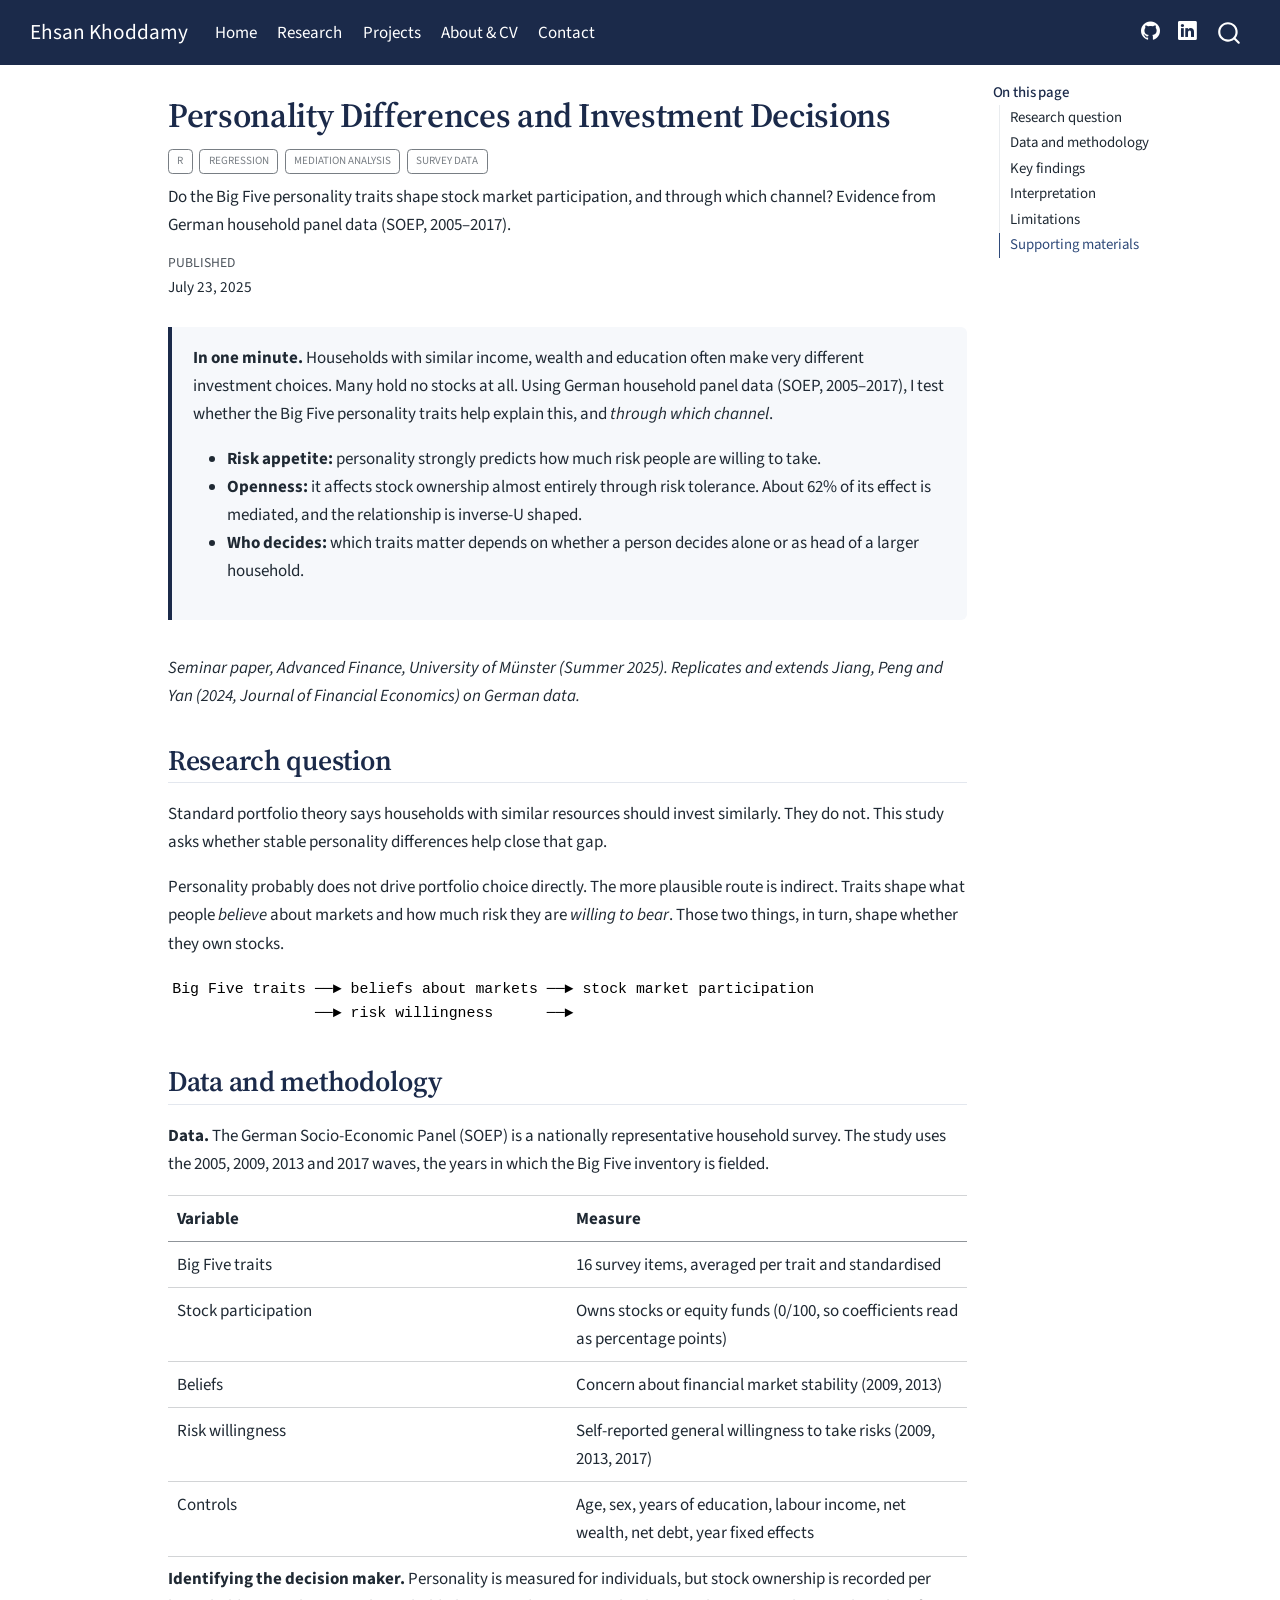
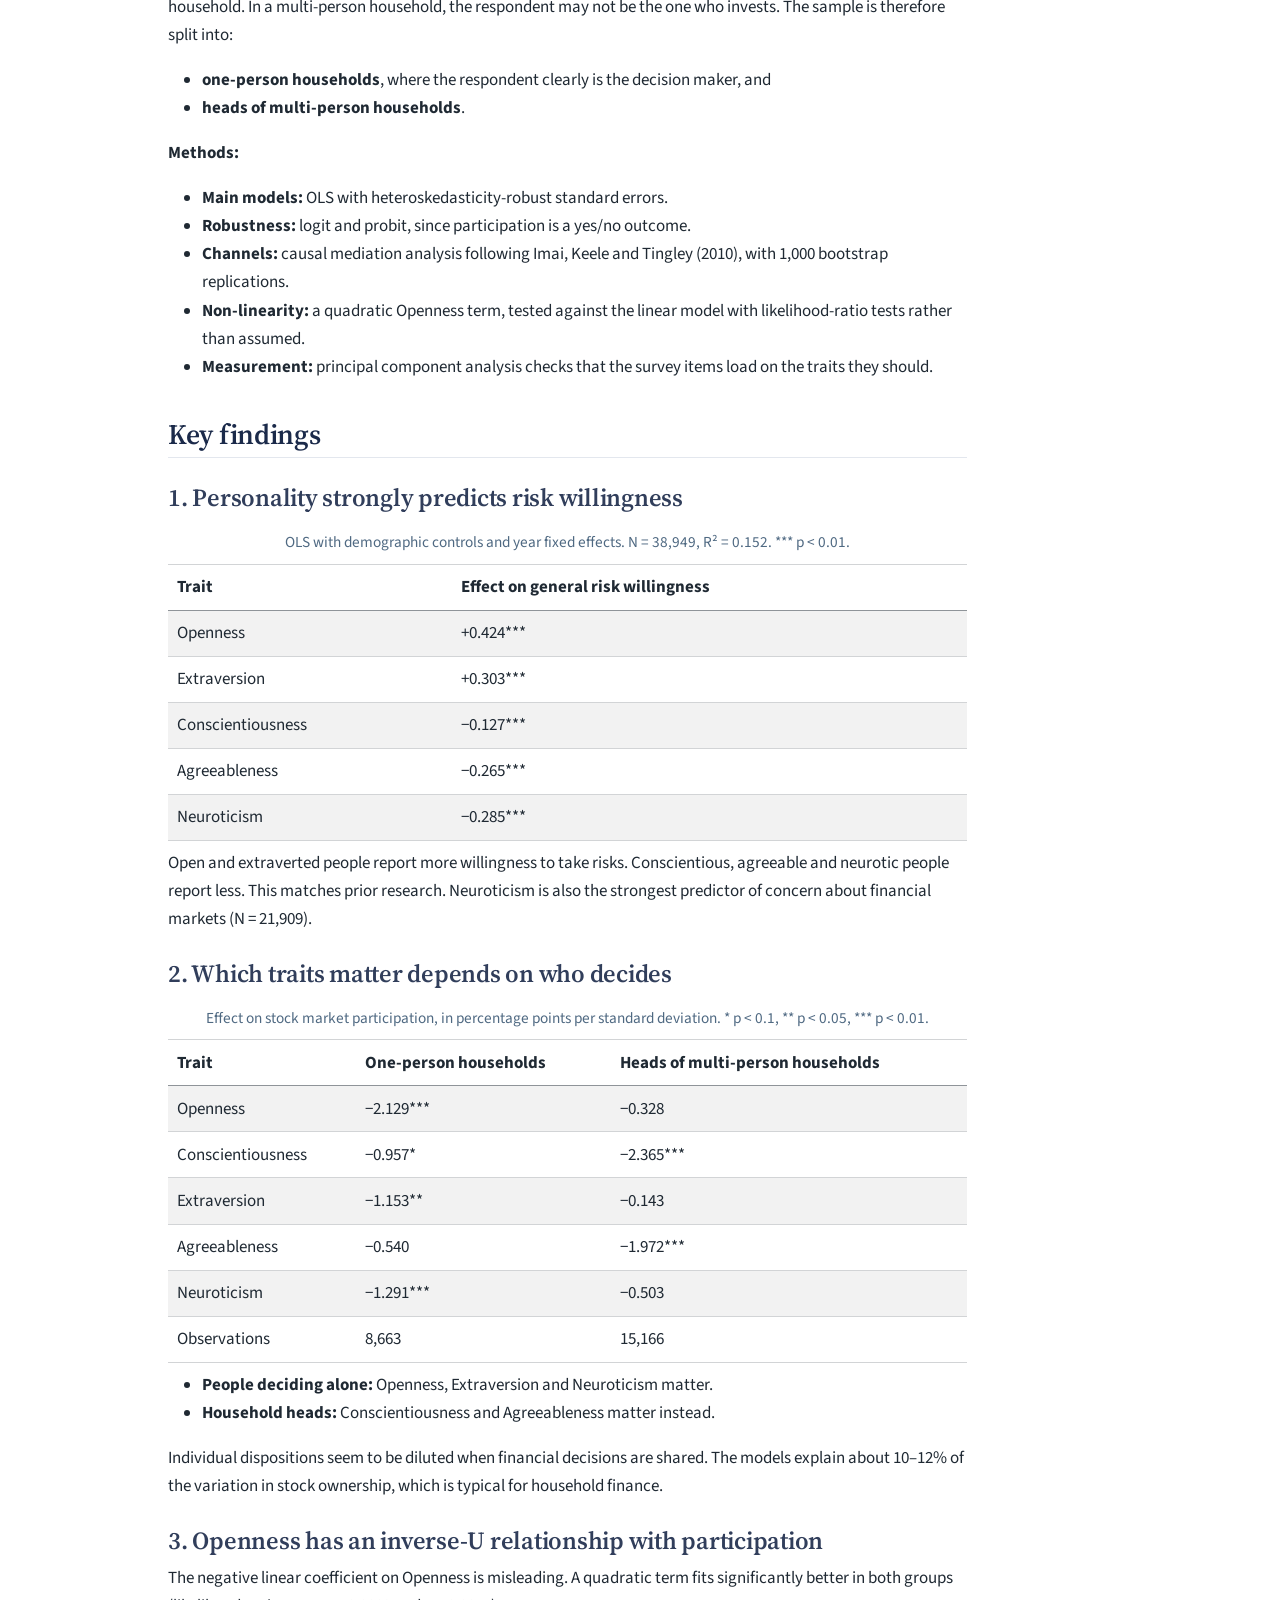
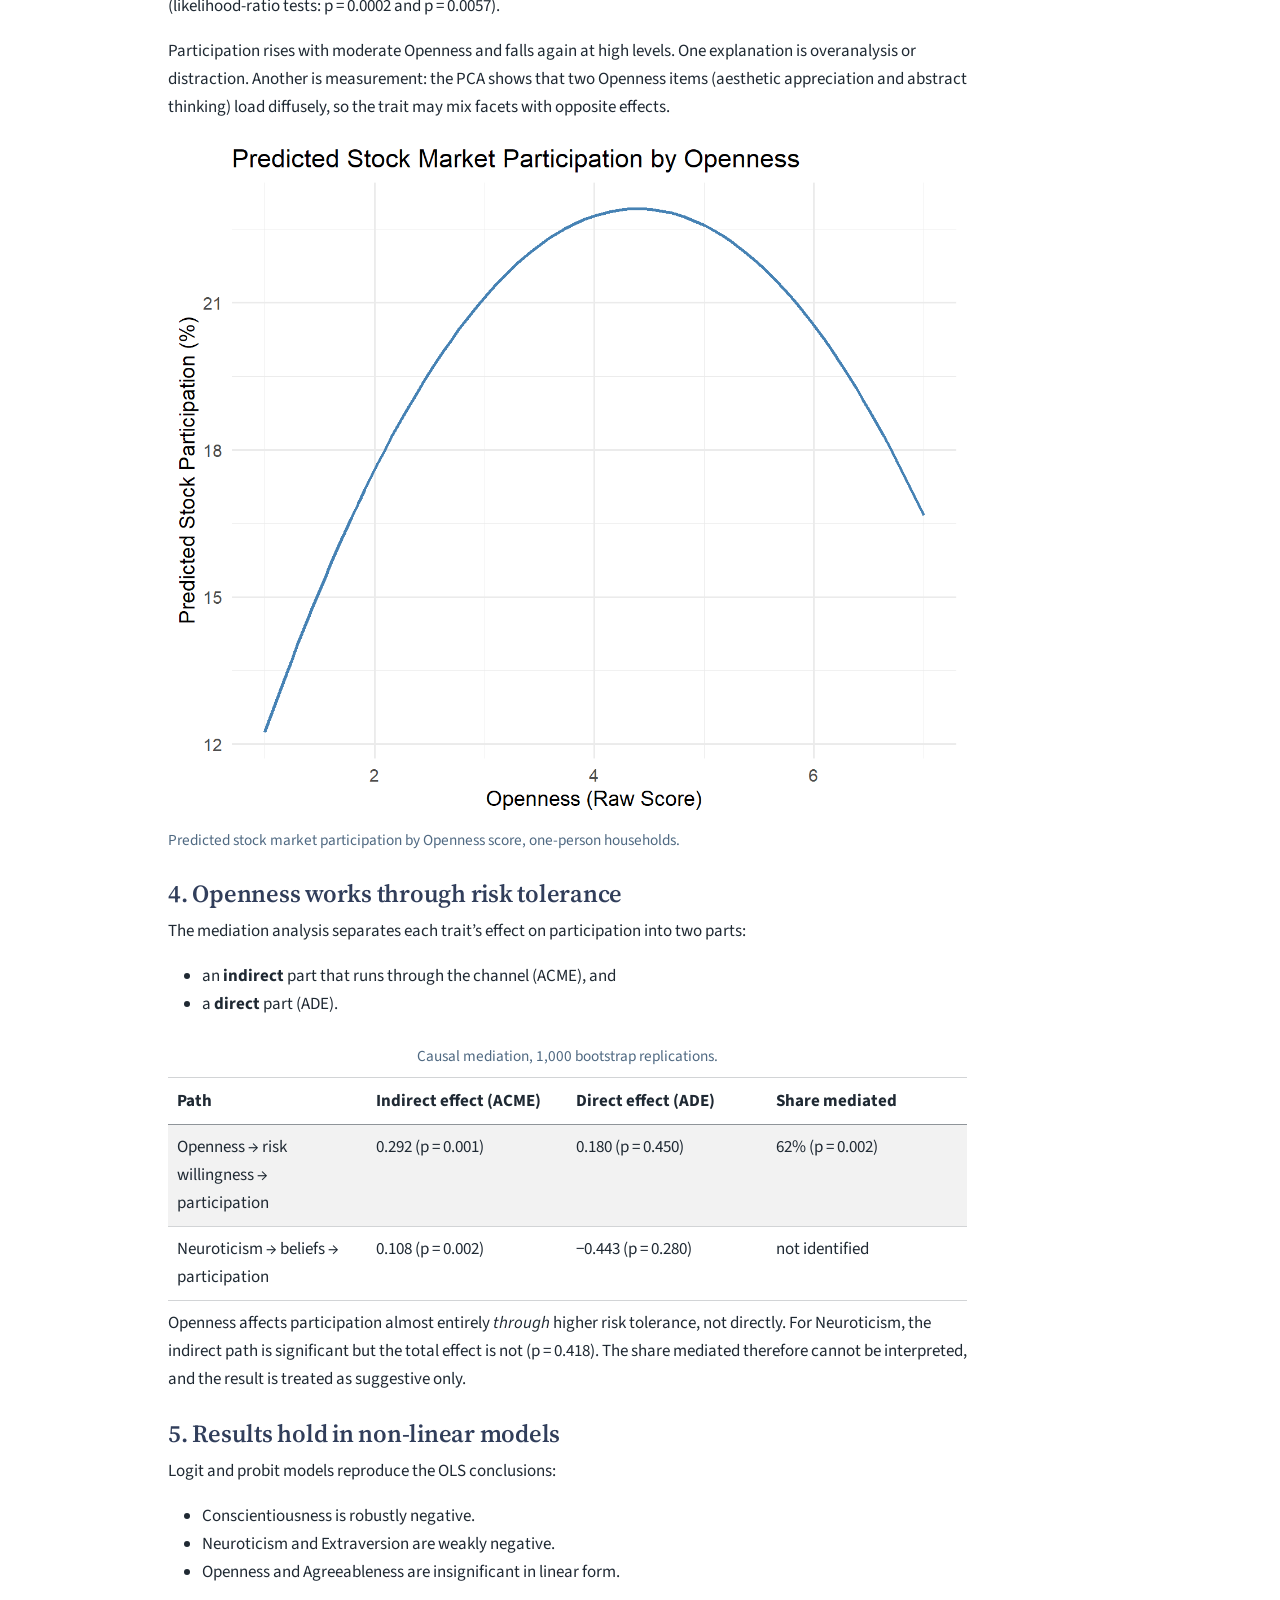
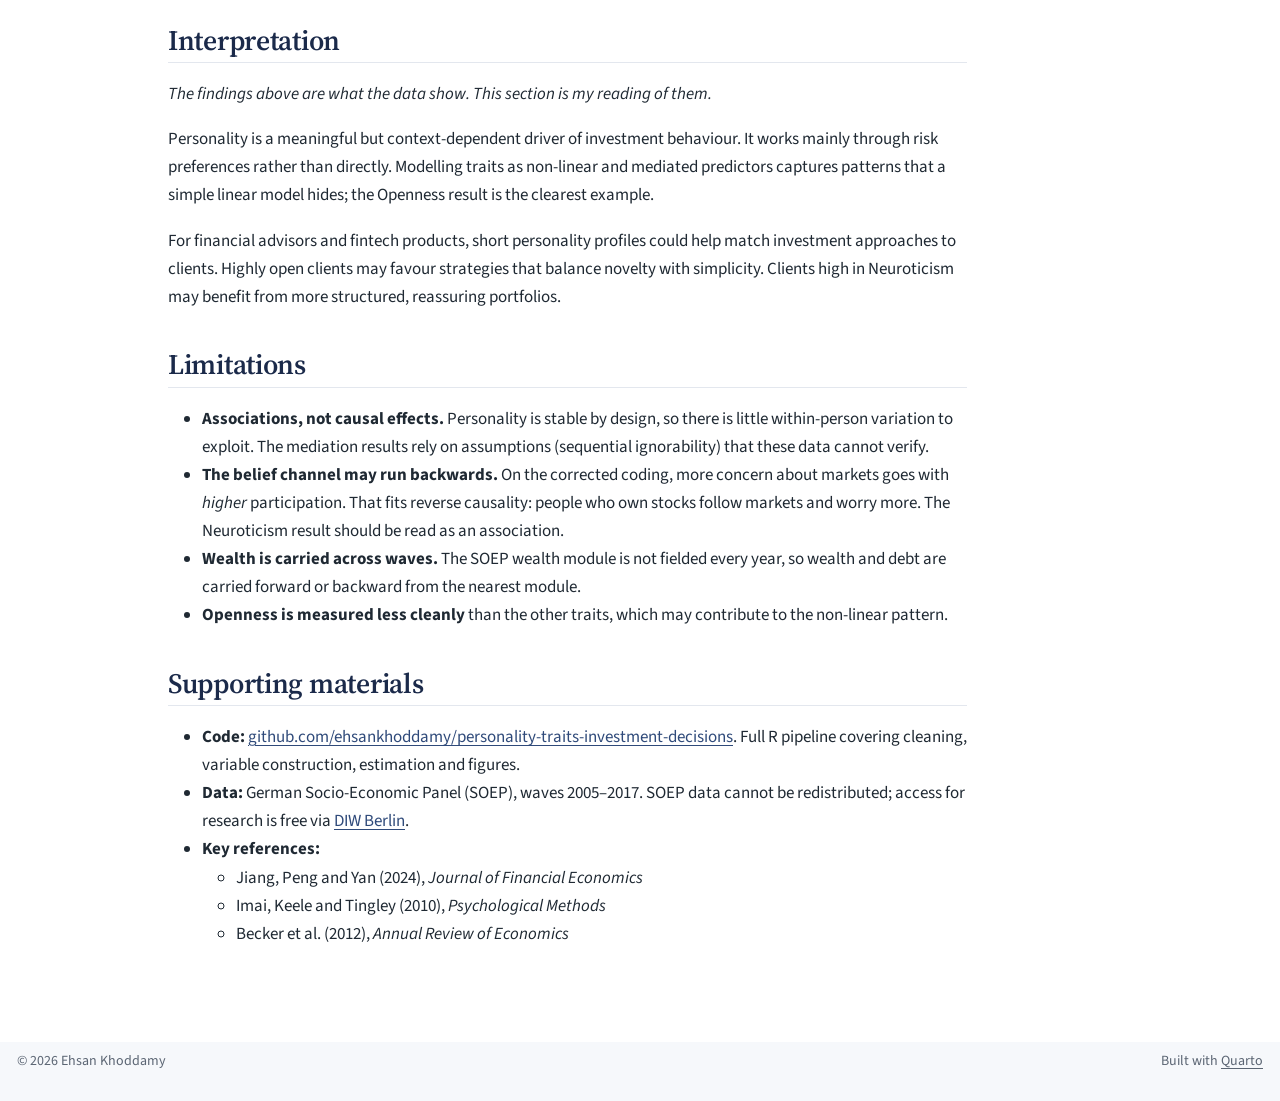
<file: docs/research/personality-investment.html>
<!DOCTYPE html>
<html xmlns="http://www.w3.org/1999/xhtml" lang="en" xml:lang="en"><head>

<meta charset="utf-8">
<meta name="generator" content="quarto-1.11.9">

<meta name="viewport" content="width=device-width, initial-scale=1.0, user-scalable=yes">

<meta name="dcterms.date" content="2025-07-23">
<meta name="description" content="Do the Big Five personality traits shape stock market participation, and through which channel? Evidence from German household panel data (SOEP, 2005–2017).">

<title>Personality Differences and Investment Decisions – Ehsan Khoddamy</title>
<style>
/* Default styles provided by pandoc.
** See https://pandoc.org/MANUAL.html#variables-for-html for config info.
*/
span.smallcaps{font-variant: small-caps;}
div.columns{display: flex; gap: 1.5em;}
div.column{flex: auto;}
@media screen {
div.columns{gap: min(4vw, 1.5em);}
div.column{overflow-x: auto;}
}
div.hanging-indent{margin-left: 1.5em; text-indent: -1.5em;}
ul.task-list{list-style: none;}
ul.task-list li input[type="checkbox"] {
  width: 0.8em;
  margin: 0 0.8em 0.2em -1em; /* quarto-specific, see https://github.com/quarto-dev/quarto-cli/issues/4556 */ 
  vertical-align: middle;
}
</style>


<script src="../site_libs/quarto-nav/quarto-nav.js"></script>
<script src="../site_libs/quarto-nav/headroom.min.js"></script>
<script src="../site_libs/clipboard/clipboard.min.js"></script>
<script src="../site_libs/quarto-search/autocomplete.umd.js"></script>
<script src="../site_libs/quarto-search/fuse.min.js"></script>
<script src="../site_libs/quarto-search/quarto-search.js"></script>
<meta name="quarto:offset" content="../">
<script src="../site_libs/quarto-html/quarto.js" type="module"></script>
<script src="../site_libs/quarto-html/tabsets/tabsets.js" type="module"></script>
<script src="../site_libs/quarto-html/scrollable-regions/scrollable-regions.js" type="module"></script>
<script src="../site_libs/quarto-html/popper.min.js"></script>
<script src="../site_libs/quarto-html/tippy.umd.min.js"></script>
<script src="../site_libs/quarto-html/anchor.min.js"></script>
<link href="../site_libs/quarto-html/tippy.css" rel="stylesheet">
<link href="../site_libs/quarto-html/quarto-syntax-highlighting-63b5708e65d6cd79cd7618c58d0c21e7.css" rel="stylesheet" id="quarto-text-highlighting-styles">
<script src="../site_libs/bootstrap/bootstrap.min.js"></script>
<link href="../site_libs/bootstrap/bootstrap-icons.css" rel="stylesheet">
<link href="../site_libs/bootstrap/bootstrap-67b22fb8e5537d7b55037d0655672bf4.min.css" rel="stylesheet" append-hash="true" id="quarto-bootstrap" data-mode="light">
<script id="quarto-search-options" type="application/json">{
  "location": "navbar",
  "copy-button": false,
  "collapse-after": 3,
  "panel-placement": "end",
  "type": "overlay",
  "limit": 50,
  "keyboard-shortcut": [
    "f",
    "/",
    "s"
  ],
  "show-item-context": false,
  "language": {
    "search-no-results-text": "No results",
    "search-matching-documents-text": "matching documents",
    "search-copy-link-title": "Copy link to search",
    "search-hide-matches-text": "Hide additional matches",
    "search-more-match-text": "more match in this document",
    "search-more-matches-text": "more matches in this document",
    "search-clear-button-title": "Clear",
    "search-text-placeholder": "",
    "search-detached-cancel-button-title": "Cancel",
    "search-submit-button-title": "Submit",
    "search-label": "Search"
  }
}</script>


<link rel="stylesheet" href="../styles.css">
<meta property="og:title" content="Personality Differences and Investment Decisions – Ehsan Khoddamy">
<meta property="og:description" content="Do the Big Five personality traits shape stock market participation, and through which channel? Evidence from German household panel data (SOEP, 2005–2017).">
<meta property="og:image" content="https://ehsankhoddamy.github.io/research/personality-figures/openness-inverse-u.png">
<meta property="og:site_name" content="Ehsan Khoddamy">
<meta property="og:image:alt" content="Line chart of predicted stock market participation against Openness raw score from 1 to 7. Participation rises from about 12 percent to a peak of about 22 percent near the middle of the scale, then falls to about 17 percent at the top.">
<meta property="og:image:height" content="1208">
<meta property="og:image:width" content="1416">
</head>

<body class="nav-fixed quarto-light"><a id="quarto-skip-link" class="visually-hidden-focusable" href="#quarto-document-content">Skip to main content</a>

<div id="quarto-search-results"></div>
  <header id="quarto-header" class="headroom fixed-top">
    <nav class="navbar navbar-expand-lg " data-bs-theme="dark" aria-label="Site">
      <div class="navbar-container container-fluid">
      <div class="navbar-brand-container mx-auto">
    <a class="navbar-brand" href="../index.html">
    <span class="navbar-title">Ehsan Khoddamy</span>
    </a>
  </div>
          <button class="navbar-toggler" type="button" data-bs-toggle="collapse" data-bs-target="#navbarCollapse" aria-controls="navbarCollapse" aria-expanded="false" aria-label="Toggle navigation" onclick="if (window.quartoToggleHeadroom) { window.quartoToggleHeadroom(); }">
  <span class="navbar-toggler-icon"></span>
</button>
          <div class="collapse navbar-collapse" id="navbarCollapse">
            <ul class="navbar-nav navbar-nav-scroll me-auto">
  <li class="nav-item">
    <a class="nav-link" href="../index.html"> 
<span class="menu-text">Home</span></a>
  </li>  
  <li class="nav-item">
    <a class="nav-link" href="../research.html"> 
<span class="menu-text">Research</span></a>
  </li>  
  <li class="nav-item">
    <a class="nav-link" href="../projects.html"> 
<span class="menu-text">Projects</span></a>
  </li>  
  <li class="nav-item">
    <a class="nav-link" href="../about.html"> 
<span class="menu-text">About &amp; CV</span></a>
  </li>  
  <li class="nav-item">
    <a class="nav-link" href="../contact.html"> 
<span class="menu-text">Contact</span></a>
  </li>  
</ul>
            <ul class="navbar-nav navbar-nav-scroll ms-auto">
  <li class="nav-item compact">
    <a class="nav-link" href="https://github.com/ehsankhoddamy"> <i class="bi bi-github" role="img" aria-label="GitHub">
</i> 
<span class="menu-text"></span></a>
  </li>  
  <li class="nav-item compact">
    <a class="nav-link" href="https://www.linkedin.com/in/ehsan-khoddamy"> <i class="bi bi-linkedin" role="img" aria-label="LinkedIn">
</i> 
<span class="menu-text"></span></a>
  </li>  
</ul>
          </div> <!-- /navcollapse -->
            <div class="quarto-navbar-tools">
</div>
            <div id="quarto-search" class="" title="Search"></div>
      </div> <!-- /container-fluid -->
    </nav>
</header>
<!-- content -->
<div id="quarto-content" class="quarto-container page-columns page-rows-contents page-layout-article page-navbar">
<!-- sidebar -->
<!-- margin-sidebar -->
    <div id="quarto-margin-sidebar" class="sidebar margin-sidebar">
        <nav id="TOC" role="doc-toc" aria-labelledby="toc-title" class="toc-active">
    <h2 id="toc-title">On this page</h2>
   
  <ul>
  <li><a href="#research-question" id="toc-research-question" class="nav-link active" data-scroll-target="#research-question">Research question</a></li>
  <li><a href="#data-and-methodology" id="toc-data-and-methodology" class="nav-link" data-scroll-target="#data-and-methodology">Data and methodology</a></li>
  <li><a href="#key-findings" id="toc-key-findings" class="nav-link" data-scroll-target="#key-findings">Key findings</a>
  <ul class="collapse">
  <li><a href="#personality-strongly-predicts-risk-willingness" id="toc-personality-strongly-predicts-risk-willingness" class="nav-link" data-scroll-target="#personality-strongly-predicts-risk-willingness">1. Personality strongly predicts risk willingness</a></li>
  <li><a href="#which-traits-matter-depends-on-who-decides" id="toc-which-traits-matter-depends-on-who-decides" class="nav-link" data-scroll-target="#which-traits-matter-depends-on-who-decides">2. Which traits matter depends on who decides</a></li>
  <li><a href="#openness-has-an-inverse-u-relationship-with-participation" id="toc-openness-has-an-inverse-u-relationship-with-participation" class="nav-link" data-scroll-target="#openness-has-an-inverse-u-relationship-with-participation">3. Openness has an inverse-U relationship with participation</a></li>
  <li><a href="#openness-works-through-risk-tolerance" id="toc-openness-works-through-risk-tolerance" class="nav-link" data-scroll-target="#openness-works-through-risk-tolerance">4. Openness works through risk tolerance</a></li>
  <li><a href="#results-hold-in-non-linear-models" id="toc-results-hold-in-non-linear-models" class="nav-link" data-scroll-target="#results-hold-in-non-linear-models">5. Results hold in non-linear models</a></li>
  </ul></li>
  <li><a href="#interpretation" id="toc-interpretation" class="nav-link" data-scroll-target="#interpretation">Interpretation</a></li>
  <li><a href="#limitations" id="toc-limitations" class="nav-link" data-scroll-target="#limitations">Limitations</a></li>
  <li><a href="#supporting-materials" id="toc-supporting-materials" class="nav-link" data-scroll-target="#supporting-materials">Supporting materials</a></li>
  </ul>
</nav>
    </div>
<!-- main -->
<main class="content" id="quarto-document-content" tabindex="-1">

<header id="title-block-header" class="quarto-title-block default">
<div class="quarto-title">
<h1 class="title">Personality Differences and Investment Decisions</h1>
  <div class="quarto-categories">
    <div class="quarto-category">R</div>
    <div class="quarto-category">Regression</div>
    <div class="quarto-category">Mediation analysis</div>
    <div class="quarto-category">Survey data</div>
  </div>
  </div>

<div>
  <div class="description">
    Do the Big Five personality traits shape stock market participation, and through which channel? Evidence from German household panel data (SOEP, 2005–2017).
  </div>
</div>


<div class="quarto-title-meta">

    
    <div>
    <div class="quarto-title-meta-heading">Published</div>
    <div class="quarto-title-meta-contents">
      <p class="date">July 23, 2025</p>
    </div>
  </div>
  
    
  </div>
  


</header>


<div class="exec-summary">
<p><strong>In one minute.</strong> Households with similar income, wealth and education often make very different investment choices. Many hold no stocks at all. Using German household panel data (SOEP, 2005–2017), I test whether the Big Five personality traits help explain this, and <em>through which channel</em>.</p>
<ul>
<li><strong>Risk appetite:</strong> personality strongly predicts how much risk people are willing to take.</li>
<li><strong>Openness:</strong> it affects stock ownership almost entirely through risk tolerance. About 62% of its effect is mediated, and the relationship is inverse-U shaped.</li>
<li><strong>Who decides:</strong> which traits matter depends on whether a person decides alone or as head of a larger household.</li>
</ul>
</div>
<p><em>Seminar paper, Advanced Finance, University of Münster (Summer 2025). Replicates and extends Jiang, Peng and Yan (2024, Journal of Financial Economics) on German data.</em></p>
<section id="research-question" class="level2">
<h2 class="anchored" data-anchor-id="research-question">Research question</h2>
<p>Standard portfolio theory says households with similar resources should invest similarly. They do not. This study asks whether stable personality differences help close that gap.</p>
<p>Personality probably does not drive portfolio choice directly. The more plausible route is indirect. Traits shape what people <em>believe</em> about markets and how much risk they are <em>willing to bear</em>. Those two things, in turn, shape whether they own stocks.</p>
<pre><code>Big Five traits ──► beliefs about markets ──► stock market participation
                ──► risk willingness      ──►</code></pre>
</section>
<section id="data-and-methodology" class="level2">
<h2 class="anchored" data-anchor-id="data-and-methodology">Data and methodology</h2>
<p><strong>Data.</strong> The German Socio-Economic Panel (SOEP) is a nationally representative household survey. The study uses the 2005, 2009, 2013 and 2017 waves, the years in which the Big Five inventory is fielded.</p>
<table class="caption-top table">
<colgroup>
<col style="width: 50%">
<col style="width: 50%">
</colgroup>
<thead>
<tr class="header">
<th>Variable</th>
<th>Measure</th>
</tr>
</thead>
<tbody>
<tr class="odd">
<td>Big Five traits</td>
<td>16 survey items, averaged per trait and standardised</td>
</tr>
<tr class="even">
<td>Stock participation</td>
<td>Owns stocks or equity funds (0/100, so coefficients read as percentage points)</td>
</tr>
<tr class="odd">
<td>Beliefs</td>
<td>Concern about financial market stability (2009, 2013)</td>
</tr>
<tr class="even">
<td>Risk willingness</td>
<td>Self-reported general willingness to take risks (2009, 2013, 2017)</td>
</tr>
<tr class="odd">
<td>Controls</td>
<td>Age, sex, years of education, labour income, net wealth, net debt, year fixed effects</td>
</tr>
</tbody>
</table>
<p><strong>Identifying the decision maker.</strong> Personality is measured for individuals, but stock ownership is recorded per household. In a multi-person household, the respondent may not be the one who invests. The sample is therefore split into:</p>
<ul>
<li><strong>one-person households</strong>, where the respondent clearly is the decision maker, and</li>
<li><strong>heads of multi-person households</strong>.</li>
</ul>
<p><strong>Methods:</strong></p>
<ul>
<li><strong>Main models:</strong> OLS with heteroskedasticity-robust standard errors.</li>
<li><strong>Robustness:</strong> logit and probit, since participation is a yes/no outcome.</li>
<li><strong>Channels:</strong> causal mediation analysis following Imai, Keele and Tingley (2010), with 1,000 bootstrap replications.</li>
<li><strong>Non-linearity:</strong> a quadratic Openness term, tested against the linear model with likelihood-ratio tests rather than assumed.</li>
<li><strong>Measurement:</strong> principal component analysis checks that the survey items load on the traits they should.</li>
</ul>
</section>
<section id="key-findings" class="level2">
<h2 class="anchored" data-anchor-id="key-findings">Key findings</h2>
<section id="personality-strongly-predicts-risk-willingness" class="level3">
<h3 class="anchored" data-anchor-id="personality-strongly-predicts-risk-willingness">1. Personality strongly predicts risk willingness</h3>
<table class="table-striped caption-top table">
<caption>OLS with demographic controls and year fixed effects. N = 38,949, R² = 0.152. *** p &lt; 0.01.</caption>
<thead>
<tr class="header">
<th>Trait</th>
<th>Effect on general risk willingness</th>
</tr>
</thead>
<tbody>
<tr class="odd">
<td>Openness</td>
<td>+0.424***</td>
</tr>
<tr class="even">
<td>Extraversion</td>
<td>+0.303***</td>
</tr>
<tr class="odd">
<td>Conscientiousness</td>
<td>−0.127***</td>
</tr>
<tr class="even">
<td>Agreeableness</td>
<td>−0.265***</td>
</tr>
<tr class="odd">
<td>Neuroticism</td>
<td>−0.285***</td>
</tr>
</tbody>
</table>
<p>Open and extraverted people report more willingness to take risks. Conscientious, agreeable and neurotic people report less. This matches prior research. Neuroticism is also the strongest predictor of concern about financial markets (N = 21,909).</p>
</section>
<section id="which-traits-matter-depends-on-who-decides" class="level3">
<h3 class="anchored" data-anchor-id="which-traits-matter-depends-on-who-decides">2. Which traits matter depends on who decides</h3>
<table class="table-striped caption-top table">
<caption>Effect on stock market participation, in percentage points per standard deviation. * p &lt; 0.1, ** p &lt; 0.05, *** p &lt; 0.01.</caption>
<thead>
<tr class="header">
<th>Trait</th>
<th>One-person households</th>
<th>Heads of multi-person households</th>
</tr>
</thead>
<tbody>
<tr class="odd">
<td>Openness</td>
<td>−2.129***</td>
<td>−0.328</td>
</tr>
<tr class="even">
<td>Conscientiousness</td>
<td>−0.957*</td>
<td>−2.365***</td>
</tr>
<tr class="odd">
<td>Extraversion</td>
<td>−1.153**</td>
<td>−0.143</td>
</tr>
<tr class="even">
<td>Agreeableness</td>
<td>−0.540</td>
<td>−1.972***</td>
</tr>
<tr class="odd">
<td>Neuroticism</td>
<td>−1.291***</td>
<td>−0.503</td>
</tr>
<tr class="even">
<td>Observations</td>
<td>8,663</td>
<td>15,166</td>
</tr>
</tbody>
</table>
<ul>
<li><strong>People deciding alone:</strong> Openness, Extraversion and Neuroticism matter.</li>
<li><strong>Household heads:</strong> Conscientiousness and Agreeableness matter instead.</li>
</ul>
<p>Individual dispositions seem to be diluted when financial decisions are shared. The models explain about 10–12% of the variation in stock ownership, which is typical for household finance.</p>
</section>
<section id="openness-has-an-inverse-u-relationship-with-participation" class="level3">
<h3 class="anchored" data-anchor-id="openness-has-an-inverse-u-relationship-with-participation">3. Openness has an inverse-U relationship with participation</h3>
<p>The negative linear coefficient on Openness is misleading. A quadratic term fits significantly better in both groups (likelihood-ratio tests: p = 0.0002 and p = 0.0057).</p>
<p>Participation rises with moderate Openness and falls again at high levels. One explanation is overanalysis or distraction. Another is measurement: the PCA shows that two Openness items (aesthetic appreciation and abstract thinking) load diffusely, so the trait may mix facets with opposite effects.</p>
<div class="quarto-figure quarto-figure-center">
<figure class="figure">
<p><img src="personality-figures/openness-inverse-u.png" class="img-fluid figure-img" alt="Line chart of predicted stock market participation against Openness raw score from 1 to 7. Participation rises from about 12 percent to a peak of about 22 percent near the middle of the scale, then falls to about 17 percent at the top."></p>
<figcaption>Predicted stock market participation by Openness score, one-person households.</figcaption>
</figure>
</div>
</section>
<section id="openness-works-through-risk-tolerance" class="level3">
<h3 class="anchored" data-anchor-id="openness-works-through-risk-tolerance">4. Openness works through risk tolerance</h3>
<p>The mediation analysis separates each trait’s effect on participation into two parts:</p>
<ul>
<li>an <strong>indirect</strong> part that runs through the channel (ACME), and</li>
<li>a <strong>direct</strong> part (ADE).</li>
</ul>
<table class="table-striped caption-top table">
<caption>Causal mediation, 1,000 bootstrap replications.</caption>
<colgroup>
<col style="width: 25%">
<col style="width: 25%">
<col style="width: 25%">
<col style="width: 25%">
</colgroup>
<thead>
<tr class="header">
<th>Path</th>
<th>Indirect effect (ACME)</th>
<th>Direct effect (ADE)</th>
<th>Share mediated</th>
</tr>
</thead>
<tbody>
<tr class="odd">
<td>Openness → risk willingness → participation</td>
<td>0.292 (p = 0.001)</td>
<td>0.180 (p = 0.450)</td>
<td>62% (p = 0.002)</td>
</tr>
<tr class="even">
<td>Neuroticism → beliefs → participation</td>
<td>0.108 (p = 0.002)</td>
<td>−0.443 (p = 0.280)</td>
<td>not identified</td>
</tr>
</tbody>
</table>
<p>Openness affects participation almost entirely <em>through</em> higher risk tolerance, not directly. For Neuroticism, the indirect path is significant but the total effect is not (p = 0.418). The share mediated therefore cannot be interpreted, and the result is treated as suggestive only.</p>
</section>
<section id="results-hold-in-non-linear-models" class="level3">
<h3 class="anchored" data-anchor-id="results-hold-in-non-linear-models">5. Results hold in non-linear models</h3>
<p>Logit and probit models reproduce the OLS conclusions:</p>
<ul>
<li>Conscientiousness is robustly negative.</li>
<li>Neuroticism and Extraversion are weakly negative.</li>
<li>Openness and Agreeableness are insignificant in linear form.</li>
</ul>
</section>
</section>
<section id="interpretation" class="level2">
<h2 class="anchored" data-anchor-id="interpretation">Interpretation</h2>
<p><em>The findings above are what the data show. This section is my reading of them.</em></p>
<p>Personality is a meaningful but context-dependent driver of investment behaviour. It works mainly through risk preferences rather than directly. Modelling traits as non-linear and mediated predictors captures patterns that a simple linear model hides; the Openness result is the clearest example.</p>
<p>For financial advisors and fintech products, short personality profiles could help match investment approaches to clients. Highly open clients may favour strategies that balance novelty with simplicity. Clients high in Neuroticism may benefit from more structured, reassuring portfolios.</p>
</section>
<section id="limitations" class="level2">
<h2 class="anchored" data-anchor-id="limitations">Limitations</h2>
<ul>
<li><strong>Associations, not causal effects.</strong> Personality is stable by design, so there is little within-person variation to exploit. The mediation results rely on assumptions (sequential ignorability) that these data cannot verify.</li>
<li><strong>The belief channel may run backwards.</strong> On the corrected coding, more concern about markets goes with <em>higher</em> participation. That fits reverse causality: people who own stocks follow markets and worry more. The Neuroticism result should be read as an association.</li>
<li><strong>Wealth is carried across waves.</strong> The SOEP wealth module is not fielded every year, so wealth and debt are carried forward or backward from the nearest module.</li>
<li><strong>Openness is measured less cleanly</strong> than the other traits, which may contribute to the non-linear pattern.</li>
</ul>
</section>
<section id="supporting-materials" class="level2">
<h2 class="anchored" data-anchor-id="supporting-materials">Supporting materials</h2>
<ul>
<li><strong>Code:</strong> <a href="https://github.com/ehsankhoddamy/personality-traits-investment-decisions">github.com/ehsankhoddamy/personality-traits-investment-decisions</a>. Full R pipeline covering cleaning, variable construction, estimation and figures.</li>
<li><strong>Data:</strong> German Socio-Economic Panel (SOEP), waves 2005–2017. SOEP data cannot be redistributed; access for research is free via <a href="https://www.diw.de/soep">DIW Berlin</a>.</li>
<li><strong>Key references:</strong>
<ul>
<li>Jiang, Peng and Yan (2024), <em>Journal of Financial Economics</em></li>
<li>Imai, Keele and Tingley (2010), <em>Psychological Methods</em></li>
<li>Becker et al.&nbsp;(2012), <em>Annual Review of Economics</em></li>
</ul></li>
</ul>


</section>

<a onclick="window.scrollTo(0, 0); return false;" role="button" id="quarto-back-to-top"><i class="bi bi-arrow-up"></i> Back to top</a></main> <!-- /main -->
<script id="quarto-html-after-body" type="application/javascript">
  window.document.addEventListener("DOMContentLoaded", function (event) {
    const icon = "";
    const anchorJS = new window.AnchorJS();
    anchorJS.options = {
      placement: 'right',
      icon: icon
    };
    anchorJS.add('.anchored');
    const isCodeAnnotation = (el) => {
      for (const clz of el.classList) {
        if (clz.startsWith('code-annotation-')) {                     
          return true;
        }
      }
      return false;
    }
    const onCopySuccess = function(e) {
      // button target
      const button = e.trigger;
      // don't keep focus
      button.blur();
      // flash "checked"
      button.classList.add('code-copy-button-checked');
      var currentTitle = button.getAttribute("title");
      button.setAttribute("title", "Copied!");
      let tooltip;
      if (window.bootstrap) {
        button.setAttribute("data-bs-toggle", "tooltip");
        button.setAttribute("data-bs-placement", "left");
        button.setAttribute("data-bs-title", "Copied!");
        tooltip = new bootstrap.Tooltip(button, 
          { trigger: "manual", 
            customClass: "code-copy-button-tooltip",
            offset: [0, -8]});
        tooltip.show();    
      }
      setTimeout(function() {
        if (tooltip) {
          tooltip.hide();
          button.removeAttribute("data-bs-title");
          button.removeAttribute("data-bs-toggle");
          button.removeAttribute("data-bs-placement");
        }
        button.setAttribute("title", currentTitle);
        button.classList.remove('code-copy-button-checked');
      }, 1000);
      // clear code selection
      e.clearSelection();
    }
    const getTextToCopy = function(trigger) {
      const outerScaffold = trigger.parentElement.cloneNode(true);
      const codeEl = outerScaffold.querySelector('code');
      for (const childEl of codeEl.children) {
        if (isCodeAnnotation(childEl)) {
          childEl.remove();
        }
      }
      return codeEl.innerText;
    }
    const clipboard = new window.ClipboardJS('.code-copy-button:not([data-in-quarto-modal])', {
      text: getTextToCopy
    });
    clipboard.on('success', onCopySuccess);
    if (window.document.getElementById('quarto-embedded-source-code-modal')) {
      const clipboardModal = new window.ClipboardJS('.code-copy-button[data-in-quarto-modal]', {
        text: getTextToCopy,
        container: window.document.getElementById('quarto-embedded-source-code-modal')
      });
      clipboardModal.on('success', onCopySuccess);
    }
      var localhostRegex = new RegExp(/^(?:http|https):\/\/localhost\:?[0-9]*\//);
      var mailtoRegex = new RegExp(/^mailto:/);
        var filterRegex = new RegExp("https:\/\/ehsankhoddamy\.github\.io");
      const newWindowLabel = "(opens in a new tab)";
      const newWindowNoteId = "quarto-ext-newwindow-label";
      // Links reference one hidden label through aria-describedby, so the
      // announcement never changes their accessible name.
      var describeNewWindow = (link) => {
        if (!window.document.getElementById(newWindowNoteId)) {
          var newWindowNote = window.document.createElement("span");
          newWindowNote.id = newWindowNoteId;
          newWindowNote.hidden = true;
          newWindowNote.textContent = newWindowLabel;
          window.document.body.appendChild(newWindowNote);
        }
        var describedBy = (link.getAttribute("aria-describedby") || "").split(/\s+/).filter(Boolean);
        if (!describedBy.includes(newWindowNoteId)) {
          describedBy.push(newWindowNoteId);
          link.setAttribute("aria-describedby", describedBy.join(" "));
        }
      }
      var isInternal = (href) => {
          return filterRegex.test(href) || localhostRegex.test(href) || mailtoRegex.test(href);
      }
      // Inspect non-navigation links and adorn them if external
      window.quartoDecorateExternalLinks = function (root) {
     var links = (root || window.document).querySelectorAll('a[href]:not(.nav-link):not(.navbar-brand):not(.toc-action):not(.sidebar-link):not(.sidebar-item-toggle):not(.pagination-link):not(.no-external):not([aria-hidden]):not(.dropdown-item):not(.quarto-navigation-tool):not(.about-link)');
      for (var i=0; i<links.length; i++) {
        const link = links[i];
        if (!isInternal(link.href)) {
          // undo the damage that might have been done by quarto-nav.js in the case of
          // links that we want to consider external
          if (link.dataset.originalHref !== undefined) {
            link.href = link.dataset.originalHref;
          }
            // target, if specified
            link.setAttribute("target", "_blank");
            if (link.getAttribute("rel") === null) {
              link.setAttribute("rel", "noopener");
            }
            describeNewWindow(link);
          if (!link.classList.contains('no-external-icon')) {
          }
        }
      }
      };
      window.quartoDecorateExternalLinks(window.document);
    // Esc closes the popup (WCAG 1.4.13) and focus leaving both trigger and
    // popup closes it (WCAG 2.4.11); tippy handles neither for interactive popups.
    const hideOnEscAndFocusOut = {
      name: 'hideOnEscAndFocusOut',
      defaultValue: true,
      fn(instance) {
        const dismiss = () => {
          // A show scheduled by the trigger delay would otherwise reopen it
          instance.clearDelayTimeouts();
          instance.hide();
        };
        const onKeyDown = (event) => {
          if (event.key !== 'Escape') {
            return;
          }
          // Keep Esc from also reaching page handlers (e.g. reveal.js overview),
          // except an open reveal.js slide menu, which Esc should close too.
          // The menu handles keys only when its keyboard option is on.
          const menuHandlesEsc = window.Reveal?.getPlugin?.('menu')?.isOpen() &&
            window.Reveal.getConfig().menu?.keyboard !== false;
          if (!menuHandlesEsc) {
            event.stopPropagation();
          }
          if (instance.popper.contains(window.document.activeElement)) {
            // Disabled while refocusing so the focus trigger does not reopen it
            instance.disable();
            instance.reference.focus();
            instance.enable();
          }
          dismiss();
        };
        const onFocusOut = (event) => {
          const target = event.relatedTarget;
          if (target && !instance.reference.contains(target) &&
              !instance.popper.contains(target)) {
            dismiss();
          }
        };
        // On the trigger too: a click trigger (code-annotations: select) has no
        // blur handling. Attached for the instance's lifetime so leaving the
        // trigger also cancels a show still pending on the trigger delay.
        instance.reference.addEventListener('focusout', onFocusOut);
        return {
          onShow() {
            window.document.addEventListener('keydown', onKeyDown, true);
            instance.popper.addEventListener('focusout', onFocusOut);
          },
          onHide() {
            window.document.removeEventListener('keydown', onKeyDown, true);
            instance.popper.removeEventListener('focusout', onFocusOut);
          },
          onDestroy() {
            instance.reference.removeEventListener('focusout', onFocusOut);
          },
        };
      },
    };
    function tippyHover(el, contentFn, onTriggerFn, onUntriggerFn) {
      const config = {
        allowHTML: true,
        maxWidth: 500,
        delay: 100,
        arrow: false,
        appendTo: function(el) {
            return el.parentElement;
        },
        interactive: true,
        interactiveBorder: 10,
        theme: 'quarto',
        placement: 'bottom-start',
        plugins: [hideOnEscAndFocusOut],
      };
      if (contentFn) {
        config.content = contentFn;
      }
      if (onTriggerFn) {
        config.onTrigger = onTriggerFn;
      }
      if (onUntriggerFn) {
        config.onUntrigger = onUntriggerFn;
      }
      window.tippy(el, config); 
    }
    const noterefs = window.document.querySelectorAll('a[role="doc-noteref"]');
    for (var i=0; i<noterefs.length; i++) {
      const ref = noterefs[i];
      tippyHover(ref, function() {
        // use id or data attribute instead here
        let href = ref.getAttribute('data-footnote-href') || ref.getAttribute('href');
        try { href = new URL(href).hash; } catch {}
        const id = href.replace(/^#\/?/, "");
        const note = window.document.getElementById(id);
        if (note) {
          return note.innerHTML;
        } else {
          return "";
        }
      });
    }
    const xrefs = window.document.querySelectorAll('a.quarto-xref');
    const processXRef = (id, note) => {
      // Strip column container classes
      const stripColumnClz = (el) => {
        el.classList.remove("page-full", "page-columns");
        if (el.children) {
          for (const child of el.children) {
            stripColumnClz(child);
          }
        }
      }
      stripColumnClz(note)
      if (id === null || id.startsWith('sec-')) {
        // Special case sections, only their first couple elements
        const container = document.createElement("div");
        if (note.children && note.children.length > 2) {
          container.appendChild(note.children[0].cloneNode(true));
          for (let i = 1; i < note.children.length; i++) {
            const child = note.children[i];
            if (child.tagName === "P" && child.innerText === "") {
              continue;
            } else {
              container.appendChild(child.cloneNode(true));
              break;
            }
          }
          if (window.Quarto?.typesetMath) {
            window.Quarto.typesetMath(container);
          }
          return container.innerHTML
        } else {
          if (window.Quarto?.typesetMath) {
            window.Quarto.typesetMath(note);
          }
          return note.innerHTML;
        }
      } else {
        // Remove any anchor links if they are present
        const anchorLink = note.querySelector('a.anchorjs-link');
        if (anchorLink) {
          anchorLink.remove();
        }
        if (window.Quarto?.typesetMath) {
          window.Quarto.typesetMath(note);
        }
        if (note.classList.contains("callout")) {
          return note.outerHTML;
        } else {
          return note.innerHTML;
        }
      }
    }
    for (var i=0; i<xrefs.length; i++) {
      const xref = xrefs[i];
      tippyHover(xref, undefined, function(instance) {
        instance.disable();
        let url = xref.getAttribute('href');
        let hash = undefined; 
        if (url.startsWith('#')) {
          hash = url;
        } else {
          try { hash = new URL(url).hash; } catch {}
        }
        if (hash) {
          const id = hash.replace(/^#\/?/, "");
          const note = window.document.getElementById(id);
          if (note !== null) {
            try {
              const html = processXRef(id, note.cloneNode(true));
              instance.setContent(html);
            } finally {
              instance.enable();
              instance.show();
            }
          } else {
            // See if we can fetch this
            fetch(url.split('#')[0])
            .then(res => res.text())
            .then(html => {
              const parser = new DOMParser();
              const htmlDoc = parser.parseFromString(html, "text/html");
              const note = htmlDoc.getElementById(id);
              if (note !== null) {
                const html = processXRef(id, note);
                instance.setContent(html);
              } 
            }).finally(() => {
              instance.enable();
              instance.show();
            });
          }
        } else {
          // See if we can fetch a full url (with no hash to target)
          // This is a special case and we should probably do some content thinning / targeting
          fetch(url)
          .then(res => res.text())
          .then(html => {
            const parser = new DOMParser();
            const htmlDoc = parser.parseFromString(html, "text/html");
            const note = htmlDoc.querySelector('main.content');
            if (note !== null) {
              // This should only happen for chapter cross references
              // (since there is no id in the URL)
              // remove the first header
              if (note.children.length > 0 && note.children[0].tagName === "HEADER") {
                note.children[0].remove();
              }
              const html = processXRef(null, note);
              instance.setContent(html);
            } 
          }).finally(() => {
            instance.enable();
            instance.show();
          });
        }
      }, function(instance) {
      });
    }
        let selectedAnnoteEl;
        const selectorForAnnotation = ( cell, annotation) => {
          let cellAttr = 'data-code-cell="' + cell + '"';
          let lineAttr = 'data-code-annotation="' +  annotation + '"';
          const selector = 'span[' + cellAttr + '][' + lineAttr + ']';
          return selector;
        }
        const selectCodeLines = (annoteEl) => {
          const doc = window.document;
          const targetCell = annoteEl.getAttribute("data-target-cell");
          const targetAnnotation = annoteEl.getAttribute("data-target-annotation");
          const annoteSpan = window.document.querySelector(selectorForAnnotation(targetCell, targetAnnotation));
          const lines = annoteSpan.getAttribute("data-code-lines").split(",");
          const lineIds = lines.map((line) => {
            return targetCell + "-" + line;
          })
          // Each band is positioned against its own containing block, which is
          // not the offsetParent of the lines, so place it from client rects.
          const placeBand = (band, firstEl, lastEl, codeBlock) => {
            const container = band.offsetParent;
            if (container === null) {
              return;
            }
            const containerRect = container.getBoundingClientRect();
            // Reveal.js scales slides with a transform, so convert client
            // pixels back to the CSS pixels of the container.
            const scale = containerRect.height / container.offsetHeight || 1;
            const firstRect = firstEl.getBoundingClientRect();
            const lastRect = lastEl.getBoundingClientRect();
            const top = (firstRect.top - containerRect.top) / scale - container.clientTop + container.scrollTop;
            const height = (lastRect.bottom - firstRect.top) / scale;
            band.style.top = top - 2 + "px";
            band.style.height = height + 4 + "px";
            if (codeBlock) {
              // Without the copy button wrapper, the containing block is wider
              // than the code block, so span the code block explicitly.
              const blockRect = codeBlock.getBoundingClientRect();
              band.style.left = (blockRect.left - containerRect.left) / scale - container.clientLeft + container.scrollLeft + "px";
              band.style.width = blockRect.width / scale + "px";
            }
          };
          if (lineIds.length > 0) {
            const el = window.document.getElementById(lineIds[0]);
            const lastEl = window.document.getElementById(lineIds[lineIds.length - 1]);
            const parent = el.parentElement.parentElement;
            // cook up a div (if necessary) and position it
            let div = window.document.getElementById("code-annotation-line-highlight");
            if (div === null) {
              div = window.document.createElement("div");
              div.setAttribute("id", "code-annotation-line-highlight");
              div.style.position = 'absolute';
              parent.appendChild(div);
            }
            placeBand(div, el, lastEl, parent.closest("div.sourceCode") || parent);
            let gutterDiv = window.document.getElementById("code-annotation-line-highlight-gutter");
            if (gutterDiv === null) {
              gutterDiv = window.document.createElement("div");
              gutterDiv.setAttribute("id", "code-annotation-line-highlight-gutter");
              gutterDiv.style.position = 'absolute';
              const codeCell = window.document.getElementById(targetCell);
              const gutter = codeCell.querySelector('.code-annotation-gutter');
              gutter.appendChild(gutterDiv);
            }
            placeBand(gutterDiv, el, lastEl);
            selectedAnnoteEl = annoteEl;
          }
        };
        const unselectCodeLines = () => {
          const elementsIds = ["code-annotation-line-highlight", "code-annotation-line-highlight-gutter"];
          elementsIds.forEach((elId) => {
            const div = window.document.getElementById(elId);
            if (div) {
              div.remove();
            }
          });
          selectedAnnoteEl = undefined;
        };
          // Handle positioning of the toggle
      window.addEventListener(
        "resize",
        throttle(() => {
          elRect = undefined;
          if (selectedAnnoteEl) {
            selectCodeLines(selectedAnnoteEl);
          }
        }, 10)
      );
      function throttle(fn, ms) {
      let throttle = false;
      let timer;
        return (...args) => {
          if(!throttle) { // first call gets through
              fn.apply(this, args);
              throttle = true;
          } else { // all the others get throttled
              if(timer) clearTimeout(timer); // cancel #2
              timer = setTimeout(() => {
                fn.apply(this, args);
                timer = throttle = false;
              }, ms);
          }
        };
      }
        // Attach click handler to the DT
        const annoteDls = window.document.querySelectorAll('dt[data-target-cell]');
        for (const annoteDlNode of annoteDls) {
          annoteDlNode.addEventListener('click', (event) => {
            const clickedEl = event.target;
            if (clickedEl !== selectedAnnoteEl) {
              unselectCodeLines();
              const activeEl = window.document.querySelector('dt[data-target-cell].code-annotation-active');
              if (activeEl) {
                activeEl.classList.remove('code-annotation-active');
              }
              selectCodeLines(clickedEl);
              clickedEl.classList.add('code-annotation-active');
            } else {
              // Unselect the line
              unselectCodeLines();
              clickedEl.classList.remove('code-annotation-active');
            }
          });
        }
    const findCites = (el) => {
      const parentEl = el.parentElement;
      if (parentEl) {
        const cites = parentEl.dataset.cites;
        if (cites) {
          return {
            el,
            cites: cites.split(' ')
          };
        } else {
          return findCites(el.parentElement)
        }
      } else {
        return undefined;
      }
    };
    var bibliorefs = window.document.querySelectorAll('a[role="doc-biblioref"]');
    for (var i=0; i<bibliorefs.length; i++) {
      const ref = bibliorefs[i];
      const citeInfo = findCites(ref);
      if (citeInfo) {
        tippyHover(citeInfo.el, function() {
          var popup = window.document.createElement('div');
          citeInfo.cites.forEach(function(cite) {
            var citeDiv = window.document.createElement('div');
            citeDiv.classList.add('hanging-indent');
            citeDiv.classList.add('csl-entry');
            var biblioDiv = window.document.getElementById('ref-' + cite);
            if (biblioDiv) {
              citeDiv.innerHTML = biblioDiv.innerHTML;
            }
            popup.appendChild(citeDiv);
          });
          return popup.innerHTML;
        });
      }
    }
  });
  </script>
  <script type="application/javascript">
  window.quartoScrollableRegionsLabels = {"code":"Scrollable code","output":"Scrollable output"};
  </script>
</div> <!-- /content -->
<footer class="footer">
  <div class="nav-footer">
    <div class="nav-footer-left">
<p>© 2026 Ehsan Khoddamy</p>
</div>   
    <div class="nav-footer-center">
      &nbsp;
    </div>
    <div class="nav-footer-right">
<p>Built with <a href="https://quarto.org">Quarto</a></p>
</div>
  </div>
</footer>




</body></html>
</file>
<file: docs/site_libs/quarto-html/tippy.css>
.tippy-box[data-animation=fade][data-state=hidden]{opacity:0}[data-tippy-root]{max-width:calc(100vw - 10px)}.tippy-box{position:relative;background-color:#333;color:#fff;border-radius:4px;font-size:14px;line-height:1.4;white-space:normal;outline:0;transition-property:transform,visibility,opacity}.tippy-box[data-placement^=top]>.tippy-arrow{bottom:0}.tippy-box[data-placement^=top]>.tippy-arrow:before{bottom:-7px;left:0;border-width:8px 8px 0;border-top-color:initial;transform-origin:center top}.tippy-box[data-placement^=bottom]>.tippy-arrow{top:0}.tippy-box[data-placement^=bottom]>.tippy-arrow:before{top:-7px;left:0;border-width:0 8px 8px;border-bottom-color:initial;transform-origin:center bottom}.tippy-box[data-placement^=left]>.tippy-arrow{right:0}.tippy-box[data-placement^=left]>.tippy-arrow:before{border-width:8px 0 8px 8px;border-left-color:initial;right:-7px;transform-origin:center left}.tippy-box[data-placement^=right]>.tippy-arrow{left:0}.tippy-box[data-placement^=right]>.tippy-arrow:before{left:-7px;border-width:8px 8px 8px 0;border-right-color:initial;transform-origin:center right}.tippy-box[data-inertia][data-state=visible]{transition-timing-function:cubic-bezier(.54,1.5,.38,1.11)}.tippy-arrow{width:16px;height:16px;color:#333}.tippy-arrow:before{content:"";position:absolute;border-color:transparent;border-style:solid}.tippy-content{position:relative;padding:5px 9px;z-index:1}
</file>
<file: docs/site_libs/quarto-html/quarto-syntax-highlighting-63b5708e65d6cd79cd7618c58d0c21e7.css>
/* quarto syntax highlight colors */
:root {
  --quarto-hl-ot-color: #003B4F;
  --quarto-hl-at-color: #657422;
  --quarto-hl-ss-color: #20794D;
  --quarto-hl-an-color: #5E5E5E;
  --quarto-hl-fu-color: #4758AB;
  --quarto-hl-st-color: #20794D;
  --quarto-hl-cf-color: #003B4F;
  --quarto-hl-op-color: #5E5E5E;
  --quarto-hl-er-color: #AD0000;
  --quarto-hl-bn-color: #AD0000;
  --quarto-hl-al-color: #AD0000;
  --quarto-hl-va-color: #111111;
  --quarto-hl-bu-color: inherit;
  --quarto-hl-ex-color: inherit;
  --quarto-hl-pp-color: #AD0000;
  --quarto-hl-in-color: #5E5E5E;
  --quarto-hl-vs-color: #20794D;
  --quarto-hl-wa-color: #5E5E5E;
  --quarto-hl-do-color: #5E5E5E;
  --quarto-hl-im-color: #00769E;
  --quarto-hl-ch-color: #20794D;
  --quarto-hl-dt-color: #AD0000;
  --quarto-hl-fl-color: #AD0000;
  --quarto-hl-co-color: #5E5E5E;
  --quarto-hl-cv-color: #5E5E5E;
  --quarto-hl-cn-color: #8f5902;
  --quarto-hl-sc-color: #5E5E5E;
  --quarto-hl-dv-color: #AD0000;
  --quarto-hl-kw-color: #003B4F;
}

/* other quarto variables */
:root {
  --quarto-font-monospace: SFMono-Regular, Menlo, Monaco, Consolas, "Liberation Mono", "Courier New", monospace;
}

/* syntax highlight based on Pandoc's rules */
pre > code.sourceCode > span {
  color: #003B4F;
}

code.sourceCode > span {
  color: #003B4F;
}

div.sourceCode,
div.sourceCode pre.sourceCode {
  color: #003B4F;
}

/* Normal */
code span {
  color: #003B4F;
}

/* Alert */
code span.al {
  color: #AD0000;
  font-style: inherit;
}

/* Annotation */
code span.an {
  color: #5E5E5E;
  font-style: inherit;
}

/* Attribute */
code span.at {
  color: #657422;
  font-style: inherit;
}

/* BaseN */
code span.bn {
  color: #AD0000;
  font-style: inherit;
}

/* BuiltIn */
code span.bu {
  font-style: inherit;
}

/* ControlFlow */
code span.cf {
  color: #003B4F;
  font-weight: bold;
  font-style: inherit;
}

/* Char */
code span.ch {
  color: #20794D;
  font-style: inherit;
}

/* Constant */
code span.cn {
  color: #8f5902;
  font-style: inherit;
}

/* Comment */
code span.co {
  color: #5E5E5E;
  font-style: inherit;
}

/* CommentVar */
code span.cv {
  color: #5E5E5E;
  font-style: italic;
}

/* Documentation */
code span.do {
  color: #5E5E5E;
  font-style: italic;
}

/* DataType */
code span.dt {
  color: #AD0000;
  font-style: inherit;
}

/* DecVal */
code span.dv {
  color: #AD0000;
  font-style: inherit;
}

/* Error */
code span.er {
  color: #AD0000;
  font-style: inherit;
}

/* Extension */
code span.ex {
  font-style: inherit;
}

/* Float */
code span.fl {
  color: #AD0000;
  font-style: inherit;
}

/* Function */
code span.fu {
  color: #4758AB;
  font-style: inherit;
}

/* Import */
code span.im {
  color: #00769E;
  font-style: inherit;
}

/* Information */
code span.in {
  color: #5E5E5E;
  font-style: inherit;
}

/* Keyword */
code span.kw {
  color: #003B4F;
  font-weight: bold;
  font-style: inherit;
}

/* Operator */
code span.op {
  color: #5E5E5E;
  font-style: inherit;
}

/* Other */
code span.ot {
  color: #003B4F;
  font-style: inherit;
}

/* Preprocessor */
code span.pp {
  color: #AD0000;
  font-style: inherit;
}

/* SpecialChar */
code span.sc {
  color: #5E5E5E;
  font-style: inherit;
}

/* SpecialString */
code span.ss {
  color: #20794D;
  font-style: inherit;
}

/* String */
code span.st {
  color: #20794D;
  font-style: inherit;
}

/* Variable */
code span.va {
  color: #111111;
  font-style: inherit;
}

/* VerbatimString */
code span.vs {
  color: #20794D;
  font-style: inherit;
}

/* Warning */
code span.wa {
  color: #5E5E5E;
  font-style: italic;
}

.prevent-inlining {
  content: "</";
}

/*# sourceMappingURL=054cc16b9e9817627be6994582d2ffb5.css.map */
</file>
<file: docs/styles.css>
/* Layout and component styles. Colours and fonts live in theme.scss. */

/* ---------- Home: hero ---------- */
.hero {
  padding: 2.5rem 0 1.5rem;
  border-bottom: 1px solid #e3e7ee;
  margin-bottom: 2rem;
}

.hero .name {
  font-family: "Source Serif 4", Georgia, serif;
  font-size: clamp(2rem, 5vw, 2.9rem);
  font-weight: 700;
  color: #1b2a4a;
  margin: 0 0 0.4rem;
  line-height: 1.15;
  border: none;
}

.hero .headline {
  font-size: 1.15rem;
  font-weight: 600;
  color: #2f4a7a;
  margin-bottom: 1.2rem;
}

.hero .intro {
  font-size: 1.08rem;
  max-width: 40rem;
  color: #1f2933;
}

.hero .actions,
.hero .actions p {
  display: flex;
  flex-wrap: wrap;
  gap: 0.75rem;
  margin: 0;
}

.hero .actions {
  margin-top: 1.5rem;
}

/* ---------- Buttons ---------- */
.btn-navy,
.btn-outline-navy {
  display: inline-block;
  padding: 0.55rem 1.1rem;
  border-radius: 6px;
  font-weight: 600;
  text-decoration: none;
  border: 1.5px solid #1b2a4a;
}

.btn-navy {
  background: #1b2a4a;
  color: #ffffff !important;
}

.btn-navy:hover {
  background: #2f4a7a;
  border-color: #2f4a7a;
}

.btn-outline-navy {
  background: transparent;
  color: #1b2a4a !important;
}

.btn-outline-navy:hover {
  background: #f1f4f9;
}

/* ---------- Cards (home page featured work) ---------- */
.card-grid {
  display: grid;
  grid-template-columns: repeat(auto-fit, minmax(260px, 1fr));
  gap: 1.25rem;
  margin: 1.25rem 0 2rem;
}

.work-card {
  border: 1px solid #e3e7ee;
  border-radius: 8px;
  padding: 1.25rem 1.35rem;
  background: #ffffff;
}

.work-card h3 {
  font-size: 1.15rem;
  margin: 0.35rem 0 0.5rem;
}

.work-card h3 a {
  text-decoration: none;
}

.work-card p {
  margin-bottom: 0.6rem;
  color: #3a4452;
}

.work-card .status {
  font-size: 0.8rem;
  font-weight: 600;
  text-transform: uppercase;
  letter-spacing: 0.05em;
  color: #5b6573;
}

/* ---------- Method tags ---------- */
.tags {
  display: flex;
  flex-wrap: wrap;
  gap: 0.4rem;
  margin: 0.4rem 0 0.8rem;
}

.tag {
  font-size: 0.8rem;
  padding: 0.12rem 0.55rem;
  border-radius: 999px;
  background: #eef2f8;
  color: #1b2a4a;
  border: 1px solid #dbe3ef;
  white-space: nowrap;
}

/* ---------- Research / project pages ---------- */
.exec-summary {
  background: #f6f8fb;
  border-left: 4px solid #1b2a4a;
  padding: 1rem 1.25rem;
  margin: 1.5rem 0 2rem;
  border-radius: 0 6px 6px 0;
}

.exec-summary p:last-child {
  margin-bottom: 0;
}

/* Placeholder text you still need to replace — easy to spot in preview */
.todo {
  background: #fff6db;
  border: 1px dashed #d4a017;
  padding: 0.1rem 0.35rem;
  border-radius: 4px;
}

/* ---------- About page ---------- */
.cv-entry {
  margin-bottom: 1.4rem;
}

.cv-entry .role {
  font-weight: 600;
  color: #1b2a4a;
}

.cv-entry .meta {
  color: #5b6573;
  font-size: 0.95rem;
}

/* ---------- Listings (Research / Projects overview cards) ---------- */
.quarto-listing .listing-no-matching {
  display: none;
}

.quarto-listing {
  margin-bottom: 2rem;
}

.quarto-grid-item.card {
  border: 1px solid #e3e7ee;
  border-radius: 8px;
}

.quarto-grid-item .card-title {
  font-family: "Source Serif 4", Georgia, serif;
  font-weight: 600;
  color: #1b2a4a;
}

/* ---------- Mobile ---------- */
@media (max-width: 576px) {
  .hero {
    padding-top: 1.5rem;
  }

  .hero .actions a {
    flex: 1 1 100%;
    text-align: center;
  }

  /* Wide results tables scroll sideways instead of stretching the page */
  main table {
    display: block;
    overflow-x: auto;
    max-width: 100%;
    font-size: 0.9rem;
  }

  main table caption {
    min-width: 18rem;
  }
}

/* Long equations scroll instead of overflowing */
mjx-container[display="true"] {
  overflow-x: auto;
  overflow-y: hidden;
  max-width: 100%;
}
</file>
